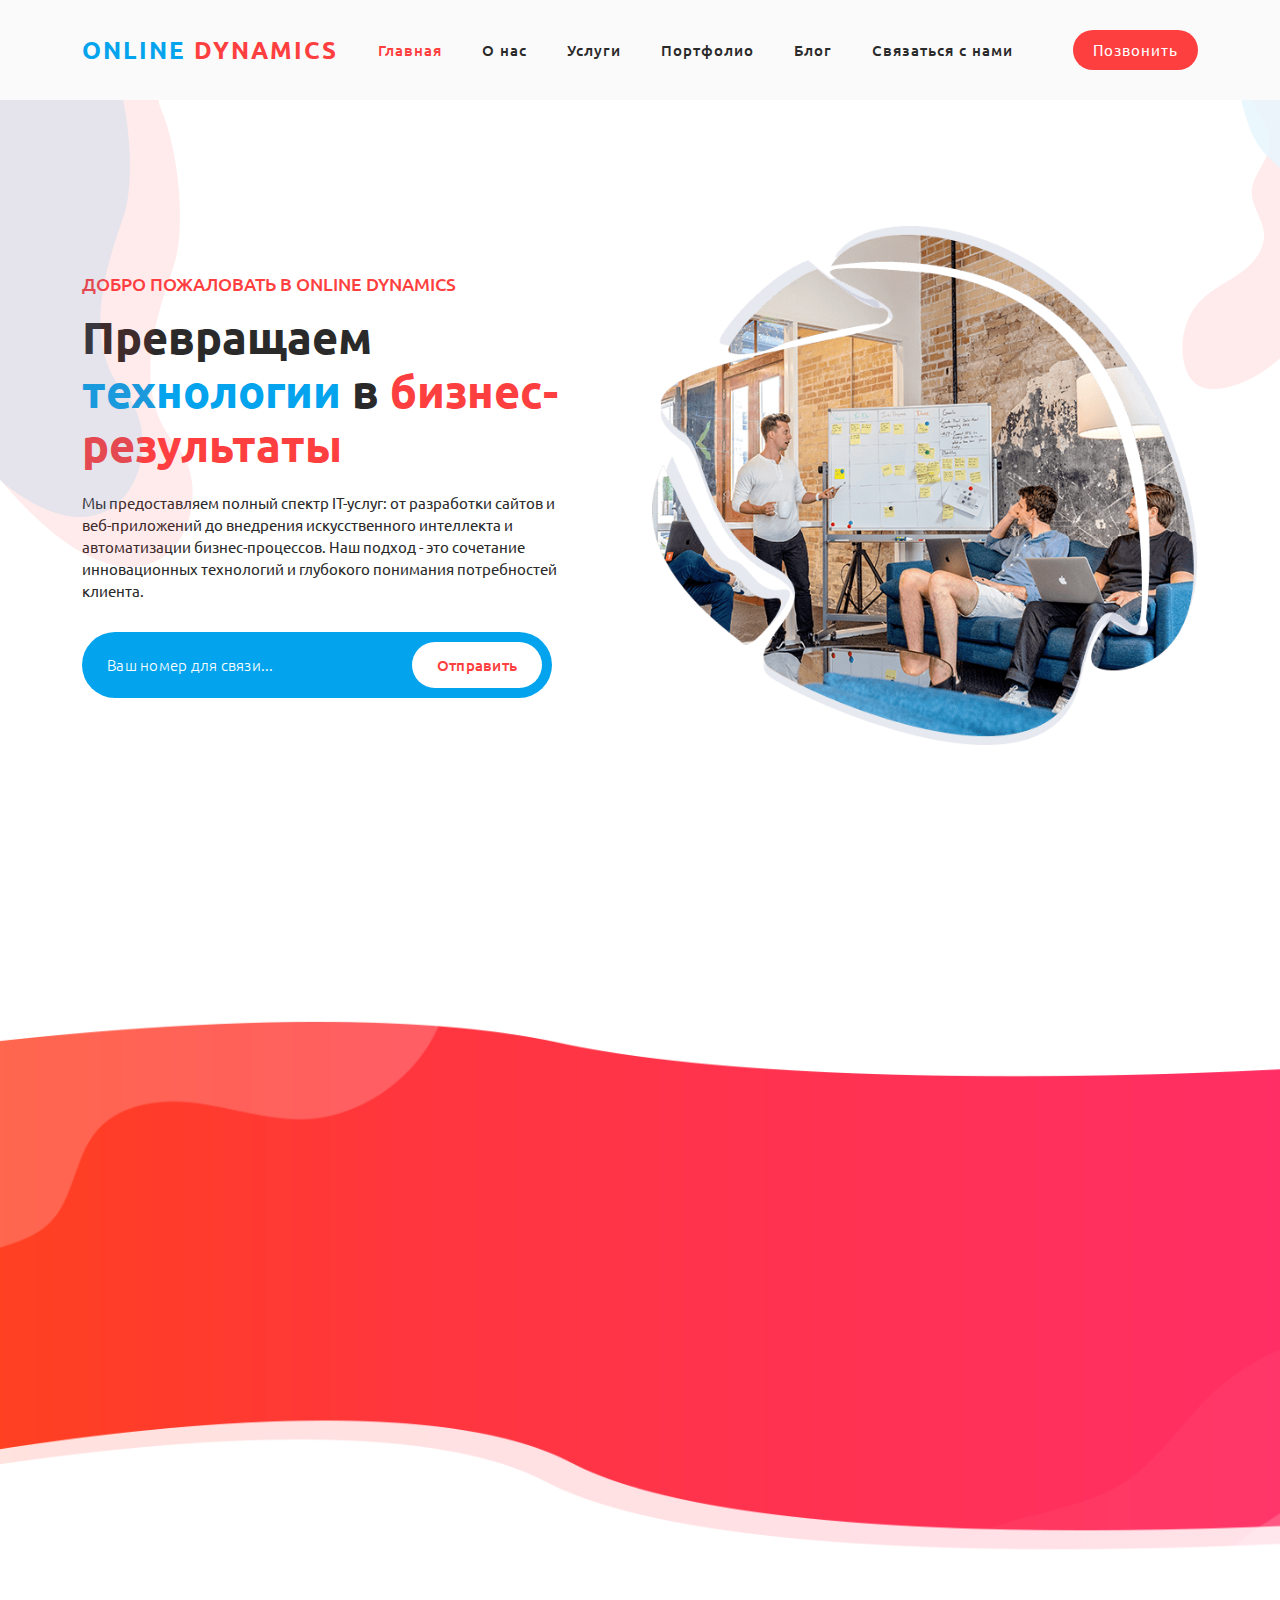
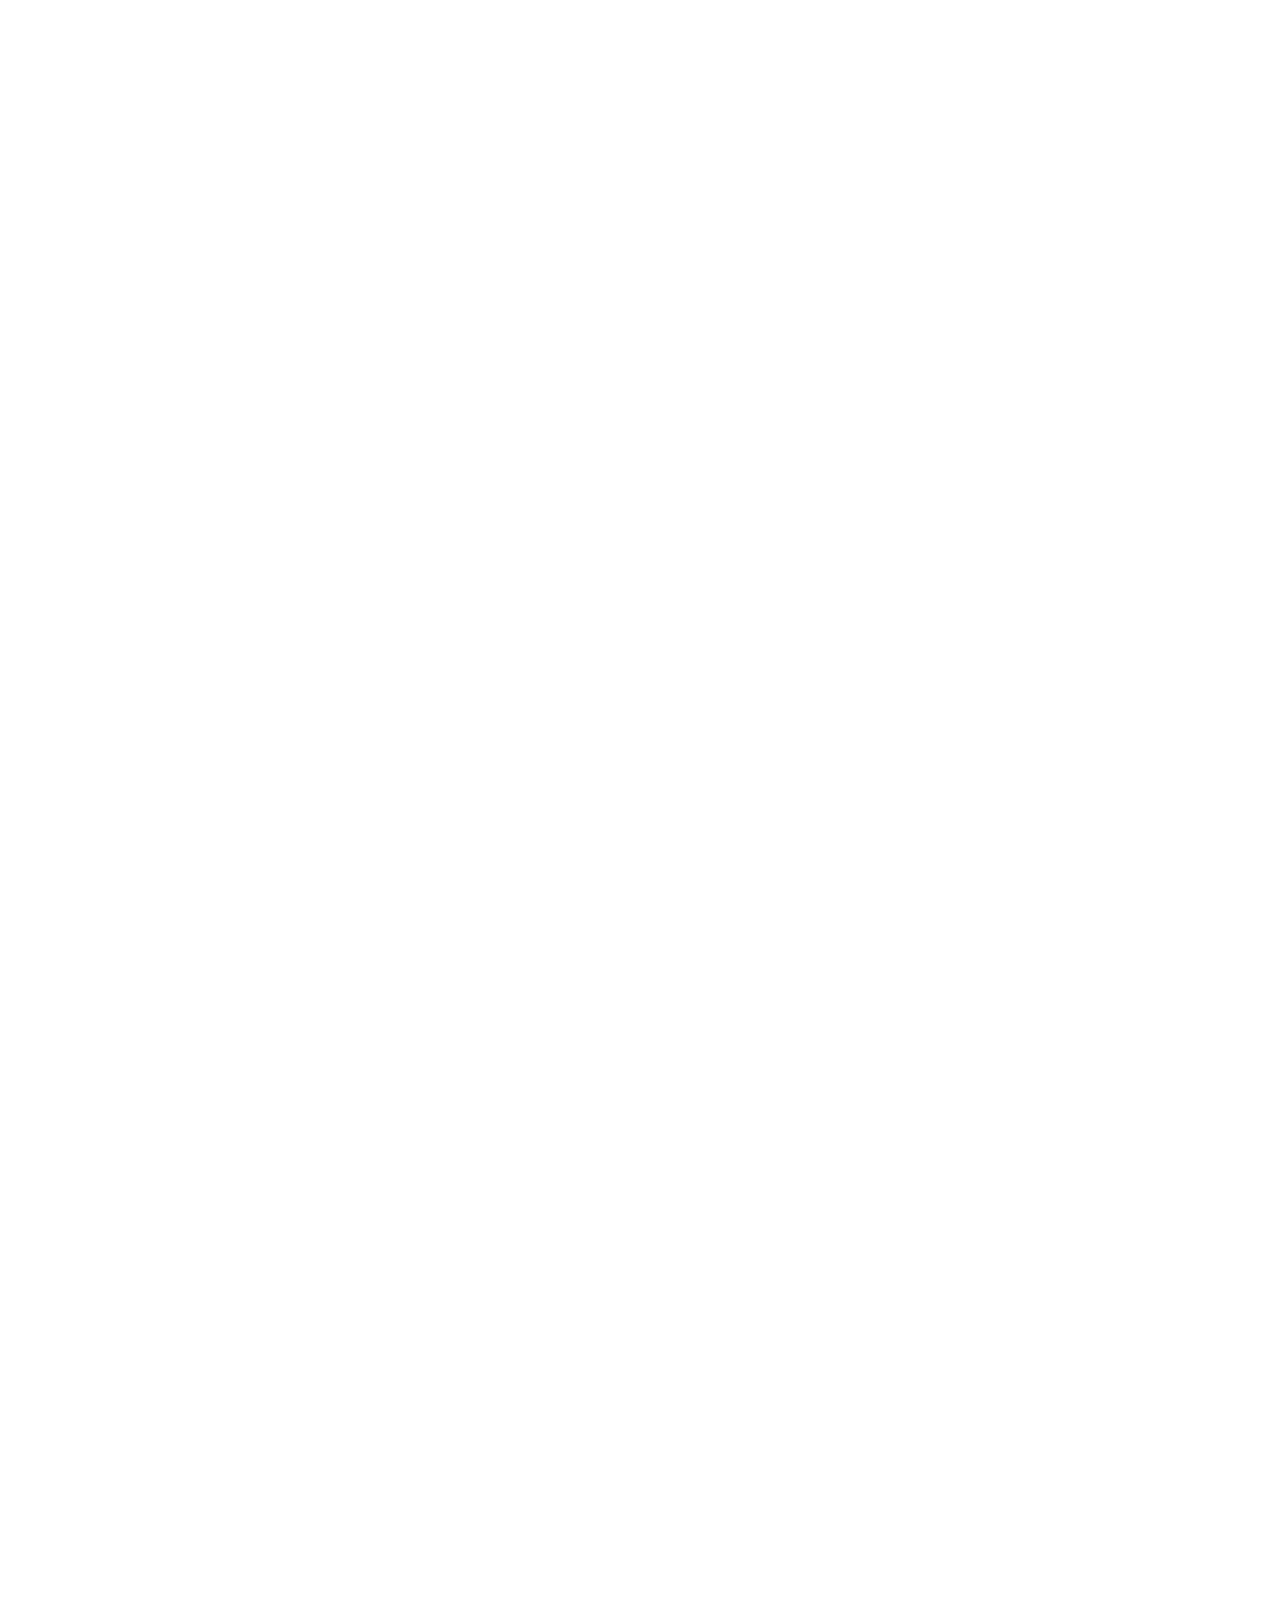
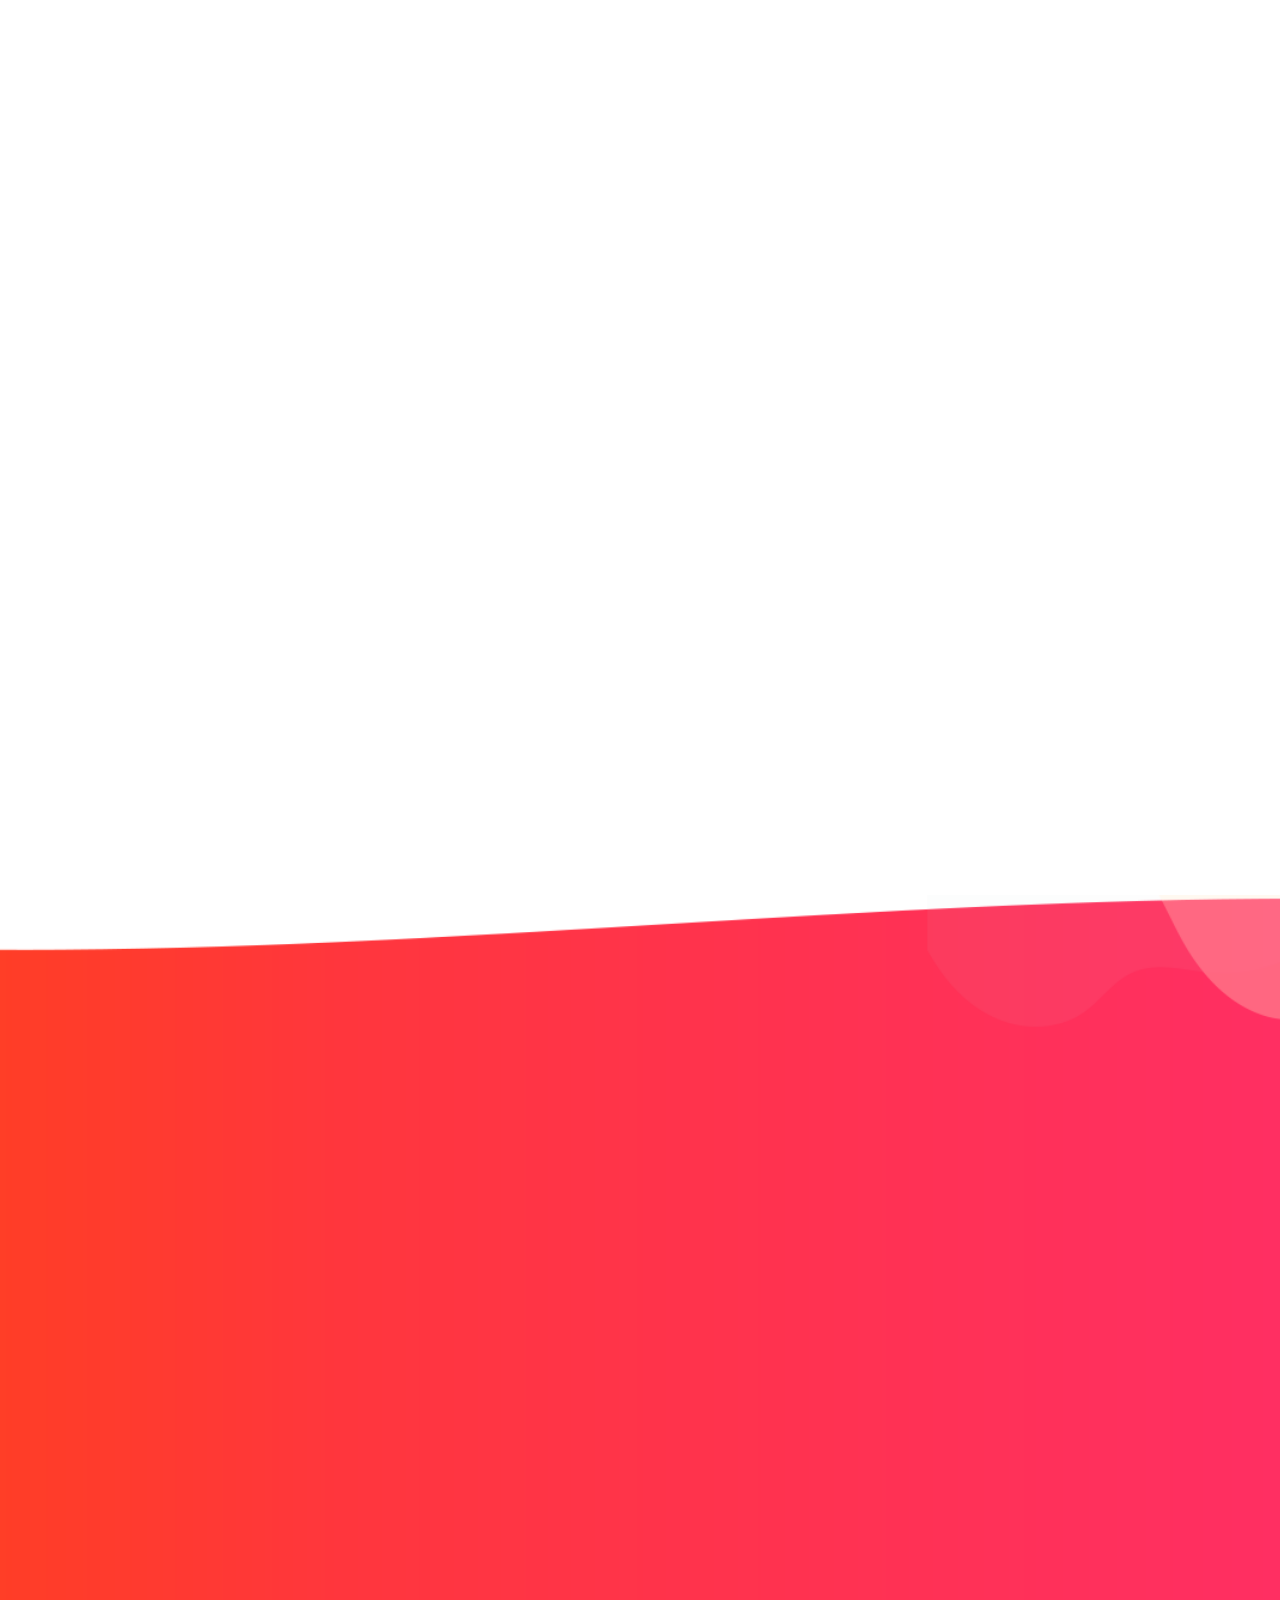
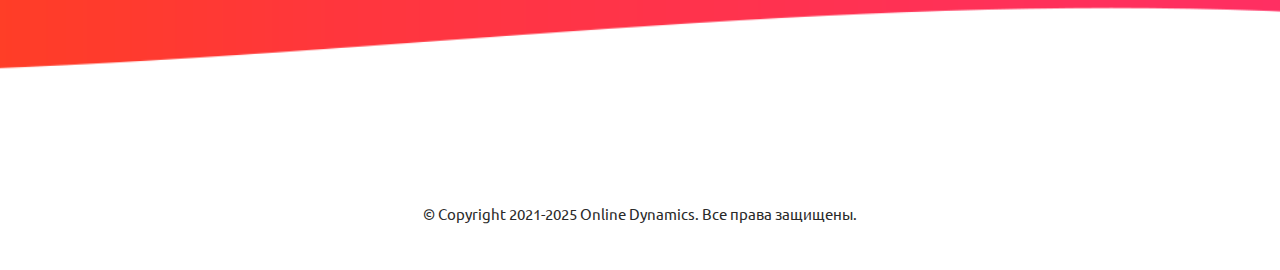
<file: index.html>
<!DOCTYPE html>
<html lang="ru">
   <head>
      <meta charset="UTF-8">
      <meta name="viewport" content="width=device-width, initial-scale=1, shrink-to-fit=no">
      <meta name="description" content="Online Dynamics - IT-агентство, предоставляющее услуги по разработке сайтов, автоматизации бизнес-процессов, внедрению искусственного интеллекта и созданию привлекательного дизайна.">
      <meta name="author" content="Online Dynamics">
      <link rel="preconnect" href="https://fonts.gstatic.com">
      <link href="https://fonts.googleapis.com/css2?family=Ubuntu:wght@300;400;500;700&display=swap" rel="stylesheet">
      <title>Online Dynamics - Разработка сайтов, автоматизация, внедрение искусственного интеллекта, дизайн</title>
      <!-- Bootstrap core CSS -->
      <link href="vendor/bootstrap/css/bootstrap.min.css" rel="stylesheet">
      <!-- Additional CSS Files -->
      <link rel="stylesheet" href="assets/css/fontawesome.css">
      <link rel="stylesheet" href="assets/css/animated.css">
      <link rel="stylesheet" href="assets/css/owl.css">
      <link rel="stylesheet" href="assets/css/modal.css">
      <link rel="stylesheet" href="assets/css/main.css">
   </head>
   <body>
      <!-- ***** Preloader Start ***** -->
      <div id="js-preloader" class="js-preloader">
         <div class="preloader-inner">
            <span class="dot"></span>
            <div class="dots">
               <span></span>
               <span></span>
               <span></span>
            </div>
         </div>
      </div>
      <!-- ***** Preloader End ***** -->
      <!-- ***** Header Area Start ***** -->
      <header class="header-area header-sticky wow slideInDown" data-wow-duration="0.75s" data-wow-delay="0s">
         <div class="container">
            <div class="row">
               <div class="col-12">
                  <nav class="main-nav">
                     <!-- ***** Logo Start ***** -->
                     <a href="/" class="logo">
                        <h4>Online <span>Dynamics</span></h4>
                     </a>
                     <!-- ***** Logo End ***** -->
                     <!-- ***** Menu Start ***** -->
                     <ul class="nav">
                        <li class="scroll-to-section"><a href="#top" class="active">Главная</a></li>
                        <li class="scroll-to-section"><a href="#about">О нас</a></li>
                        <li class="scroll-to-section"><a href="#services">Услуги</a></li>
                        <li class="scroll-to-section"><a href="#portfolio">Портфолио</a></li>
                        <li class="scroll-to-section"><a href="#blog">Блог</a></li>
                        <li class="scroll-to-section"><a href="#contact-us">Связаться с нами</a></li>
                        <li class="scroll-to-section">
                           <div class="main-red-button">
                              <a href="tel:79530105335">Позвонить</a>
                           </div>
                        </li>
                     </ul>
                     <a class='menu-trigger'>
                     <span>Menu</span>
                     </a>
                     <!-- ***** Menu End ***** -->
                  </nav>
               </div>
            </div>
         </div>
      </header>
      <!-- ***** Header Area End ***** -->
      <div class="main-banner wow fadeIn" id="top" data-wow-duration="1s" data-wow-delay="0.5s">
         <div class="container">
            <div class="row">
               <div class="col-lg-12">
                  <div class="row">
                     <div class="col-lg-6 align-self-center">
                        <div class="left-content header-text wow fadeInLeft" data-wow-duration="1s" data-wow-delay="1s">
                           <h6>Добро пожаловать в Online Dynamics</h6>
                           <h2>Превращаем <em>технологии</em> в <span>бизнес-результаты</span></h2>
                           <p>
                              Мы предоставляем полный спектр IT-услуг: от разработки сайтов и веб-приложений до внедрения искусственного интеллекта
                              и автоматизации бизнес-процессов. Наш подход - это сочетание инновационных технологий и глубокого понимания
                              потребностей клиента.
                           </p>
                           <form id="search" action="#" method="POST">
                              <fieldset>
                                 <input type="tel" name="address" class="email" placeholder="Ваш номер для связи..." autocomplete="on"
                                    required>
                              </fieldset>
                              <fieldset>
                                 <button type="submit" class="main-button">Отправить</button>
                              </fieldset>
                           </form>
                        </div>
                     </div>
                     <div class="col-lg-6">
                        <div class="right-image wow fadeInRight" data-wow-duration="1s" data-wow-delay="0.5s">
                           <img src="assets/images/banner-right-image.png" alt="team meeting">
                        </div>
                     </div>
                  </div>
               </div>
            </div>
         </div>
      </div>
      <div id="about" class="about-us section">
         <div class="container">
            <div class="row">
               <div class="col-lg-4">
                  <div class="left-image wow fadeIn" data-wow-duration="1s" data-wow-delay="0.2s">
                     <img src="assets/images/about-left-image.png" alt="person graphic">
                  </div>
               </div>
               <div class="col-lg-8 align-self-center">
                  <div class="services">
                     <div class="row">
                        <div class="col-lg-6">
                           <div class="item wow fadeIn" data-wow-duration="1s" data-wow-delay="0.5s">
                              <div class="icon">
                                 <img src="assets/images/service-icon-01.png" alt="reporting">
                              </div>
                              <div class="right-text">
                                 <h4>Разработка сайтов</h4>
                                 <p>Создаем современные веб-решения: от простых до сложных веб-приложений</p>
                              </div>
                           </div>
                        </div>
                        <div class="col-lg-6">
                           <div class="item wow fadeIn" data-wow-duration="1s" data-wow-delay="0.7s">
                              <div class="icon">
                                 <img src="assets/images/service-icon-02.png" alt="">
                              </div>
                              <div class="right-text">
                                 <h4>Автоматизация бизнеса</h4>
                                 <p>Оптимизируем и автоматизируем бизнес-процессы для повышения эффективности</p>
                              </div>
                           </div>
                        </div>
                        <div class="col-lg-6">
                           <div class="item wow fadeIn" data-wow-duration="1s" data-wow-delay="0.9s">
                              <div class="icon">
                                 <img src="assets/images/service-icon-03.png" alt="">
                              </div>
                              <div class="right-text">
                                 <h4>ИИ решения</h4>
                                 <p><a href="https://ai.online-dynamics.ru" target="_blank">Внедряем <i class="fa fa-external-link"></i></a> искусственный интеллект и машинное обучение в бизнес-процессы</p>
                              </div>
                           </div>
                        </div>
                        <div class="col-lg-6">
                           <div class="item wow fadeIn" data-wow-duration="1s" data-wow-delay="1.1s">
                              <div class="icon">
                                 <img src="assets/images/service-icon-04.png" alt="">
                              </div>
                              <div class="right-text">
                                 <h4>UI/UX Дизайн</h4>
                                 <p>Создаем привлекательный и удобный дизайн для цифровых продуктов</p>
                              </div>
                           </div>
                        </div>
                     </div>
                  </div>
               </div>
            </div>
         </div>
      </div>
      <div id="services" class="our-services section">
         <div class="container">
            <div class="row">
               <div class="col-lg-6 align-self-center  wow fadeInLeft" data-wow-duration="1s" data-wow-delay="0.2s">
                  <div class="left-image">
                     <img src="assets/images/services-left-image.png" alt="">
                  </div>
               </div>
               <div class="col-lg-6 wow fadeInRight" data-wow-duration="1s" data-wow-delay="0.2s">
                  <div class="section-heading">
                     <h2>Развивайте свой бизнес с нашими услугами и <span>проектными</span> идеями</h2>
                     <p>Мы предлагаем комплексные IT-решения для развития вашего бизнеса. Наши эксперты создадут современный сайт,
                        автоматизируют трудоемкие бизнес-процессы, внедрят технологии искусственного интеллекта и разработают
                        уникальный дизайн. Мы детально анализируем потребности вашей компании и предлагаем индивидуальные решения,
                        направленные на повышение эффективности работы и достижение измеримых результатов.
                     </p>
                  </div>
                  <div class="row">
                     <div class="col-lg-12">
                        <div class="first-bar progress-skill-bar">
                           <h4>Разработка веб-сайтов</h4>
                           <span>90%</span>
                           <div class="filled-bar"></div>
                           <div class="full-bar"></div>
                        </div>
                     </div>
                     <div class="col-lg-12">
                        <div class="second-bar progress-skill-bar">
                           <h4>Автоматизация процессов</h4>
                           <span>85%</span>
                           <div class="filled-bar"></div>
                           <div class="full-bar"></div>
                        </div>
                     </div>
                     <div class="col-lg-12">
                        <div class="third-bar progress-skill-bar">
                           <h4>Интеграция ИИ</h4>
                           <span>94%</span>
                           <div class="filled-bar"></div>
                           <div class="full-bar"></div>
                        </div>
                     </div>
                     <div class="col-lg-12">
                        <div class="third-bar progress-skill-bar">
                           <h4>UI/UX Дизайн</h4>
                           <span>92%</span>
                           <div class="filled-bar"></div>
                           <div class="full-bar"></div>
                        </div>
                     </div>
                  </div>
               </div>
            </div>
         </div>
      </div>
      <div id="portfolio" class="our-portfolio section">
         <div class="container">
            <div class="row">
               <div class="col-lg-6 offset-lg-3">
                  <div class="section-heading  wow bounceIn" data-wow-duration="1s" data-wow-delay="0.2s">
                     <h2>Наши ключевые <em>технологические</em> <span>направления</span></h2>
                  </div>
               </div>
            </div>
            <div class="row">
               <div class="col-lg-3 col-sm-6">
                  <a href="#">
                     <div class="item wow bounceInUp" data-wow-duration="1s" data-wow-delay="0.3s">
                        <div class="hidden-content">
                           <h4>Разработка сайтов</h4>
                           <p>Создали 17 современных веб-решения: от простых до сложных веб-приложений</p>
                        </div>
                        <div class="showed-content">
                           <img src="assets/images/portfolio/web-sites.png" alt="Разработка сайтов от Онлайн Динамика">
                        </div>
                     </div>
                  </a>
               </div>
               <div class="col-lg-3 col-sm-6">
                  <a href="#">
                     <div class="item wow bounceInUp" data-wow-duration="1s" data-wow-delay="0.4s">
                        <div class="hidden-content">
                           <h4>Автоматизация задач</h4>
                           <p>Оптимизировано и автоматизировано 8 бизнес-процессов для повышения эффективности</p>
                        </div>
                        <div class="showed-content">
                           <img src="assets/images/portfolio/automatization.png" alt="Автоматизация задач от Онлайн Динамика">
                        </div>
                     </div>
                  </a>
               </div>
               <div class="col-lg-3 col-sm-6">
                  <a href="#">
                     <div class="item wow bounceInUp" data-wow-duration="1s" data-wow-delay="0.5s">
                        <div class="hidden-content">
                           <h4>Внедрение ИИ</h4>
                           <p>Внедрили искусственный интеллект и машинное обучение в 6 бизнес-процессов для повышения эффективности</p>
                        </div>
                        <div class="showed-content">
                           <img src="assets/images/portfolio/implementation_of_ai.png" alt="Внедрение искусственного интеллекта от Онлайн Динамика">
                        </div>
                     </div>
                  </a>
               </div>
               <div class="col-lg-3 col-sm-6">
                  <a href="#">
                     <div class="item wow bounceInUp" data-wow-duration="1s" data-wow-delay="0.6s">
                        <div class="hidden-content">
                           <h4>Дизайн</h4>
                           <p>Создали 5 привлекательных и удобных дизайнов для цифровых продуктов</p>
                        </div>
                        <div class="showed-content">
                           <img src="assets/images/portfolio/design.png" alt="Привлекательный дизайн от Онлайн Динамика">
                        </div>
                     </div>
                  </a>
               </div>
            </div>
         </div>
      </div>
      <div id="blog" class="our-blog section">
         <div class="container">
            <div class="row">
               <div class="col-lg-6 wow fadeInDown" data-wow-duration="1s" data-wow-delay="0.25s">
                  <div class="section-heading">
                     <h2>Наш <em>блог</em> и что мы <span>предлагаем</span></h2>
                  </div>
               </div>
               <div class="col-lg-6 wow fadeInDown" data-wow-duration="1s" data-wow-delay="0.25s">
                  <div class="top-dec">
                  </div>
               </div>
            </div>
            <div class="row">
               <div class="col-lg-6 wow fadeInUp" data-wow-duration="1s" data-wow-delay="0.25s">
                  <div class="left-image">
                     <a href="pages/how-ai-transform-business.html">
                        <img src="assets/images/pages/how-ai-transform-business.png" alt="Как искусственный интеллект трансформирует современный бизнес">
                     </a>
                     <div class="info">
                        <div class="inner-content">
                           <ul>
                              <li><i class="fa fa-calendar"></i> 04 Января 2025</li>
                              <li><i class="fa fa-user"></i> Александр Петров</li>
                              <li><i class="fa fa-folder"></i> ИИ</li>
                           </ul>
                           <a href="pages/how-ai-transform-business.html">
                              <h4>Как искусственный интеллект трансформирует современный бизнес</h4>
                           </a>
                           <p>В современном мире технологии развиваются с беспрецедентной скоростью, и искусственный интеллект (ИИ) стал...</p>
                           <div class="main-blue-button">
                              <a href="pages/how-ai-transform-business.html">Подробнее</a>
                           </div>
                        </div>
                     </div>
                  </div>
                </div>
                <div class="col-lg-6 wow fadeInUp" data-wow-duration="1s" data-wow-delay="0.25s">
                  <div class="right-list">
                    <ul>
                       <li>
                          <div class="left-content align-self-center">
                             <span><i class="fa fa-calendar"></i> 15 Ноября 2024</span>
                             <a href="pages/10-web-design-trends-in-2025.html">
                                <h4>10 трендов веб-дизайна, которые важно знать в 2025 году</h4>
                             </a>
                             <p>Последние тенденции в дизайне и технологиях, которые определяют современную веб-разработку...</p>
                          </div>
                          <div class="right-image">
                             <a href="pages/10-web-design-trends-in-2025.html">
                              <img src="assets/images/pages/10-web-design-trends-in-2025.png" alt="10 трендов веб-дизайна, которые важно знать в 2025 году">
                             </a>
                          </div>
                       </li>
                        <li>
                           <div class="left-content align-self-center">
                              <span><i class="fa fa-calendar"></i> 06 Июня 2024</span>
                              <a href="pages/how-to-automate-business-processes.html">
                                 <h4>Как автоматизировать бизнес-процессы без больших инвестиций</h4>
                              </a>
                              <p>Узнайте о доступных инструментах и методах автоматизации, которые можно внедрить с минимальными вложениями...</p>
                           </div>
                           <div class="right-image">
                              <a href="pages/how-to-automate-business-processes.html">
                                 <img src="assets/images/pages/how-to-automate-business-processes.png" alt="Как автоматизировать бизнес-процессы без больших инвестиций">
                              </a>
                            </div>
                          </li>
                        <li>
                           <div class="left-content align-self-center">
                              <span><i class="fa fa-calendar"></i> 18 Марта 2024</span>
                              <a href="pages/how-to-build-a-website-that-converts.html">
                                 <h4>Как разработать сайт, который конвертирует: маркетинговые инструменты в веб-дизайне</h4>
                              </a>
                              <p>Практические советы и методики создания интерфейсов, которые не только красивы, но и повышают эффективность бизнеса...</p>
                           </div>
                           <div class="right-image">
                              <a href="pages/how-to-build-a-website-that-converts.html">
                                 <img src="assets/images/pages/how-to-build-a-website-that-converts.png" alt="Как разработать сайт, который конвертирует">
                              </a>
                           </div>
                        </li>
                     </ul>
                  </div>
               </div>
            </div>
         </div>
      </div>
      <div id="contact-us" class="contact-us section">
         <div class="container">
            <div class="row">
               <div class="col-lg-6 align-self-center wow fadeInLeft" data-wow-duration="0.5s" data-wow-delay="0.25s">
                  <div class="section-heading">
                     <h2>Оставьте заявку на консультацию и мы свяжемся с вами</h2>
                     <p>Мы предлагаем комплексный подход к технологическому развитию вашего бизнеса. Наша команда экспертов создаст
                        современный веб-сайт любой сложности, автоматизирует трудоемкие бизнес-процессы, внедрит решения на базе
                        искусственного интеллекта и разработает привлекательный пользовательский интерфейс. Мы детально анализируем специфику
                        вашего бизнеса и формируем индивидуальную стратегию, направленную на повышение эффективности, оптимизацию расходов и
                        достижение измеримых результатов.
                     </p>
                     <div class="phone-info">
                        <h4>Или звоните напрямую: <span><i class="fa fa-phone"></i> <a href="tel:79530105335">8 (953) 010 53 35</a></span></h4>
                     </div>
                  </div>
               </div>
               <div class="col-lg-6 wow fadeInRight" data-wow-duration="0.5s" data-wow-delay="0.25s">
                  <form id="contact" method="post">
                     <div class="row">
                        <div class="col-lg-6">
                           <fieldset>
                              <input type="text" name="name" id="name" placeholder="Имя" autocomplete="on" required>
                           </fieldset>
                        </div>
                        <div class="col-lg-6">
                           <fieldset>
                              <input type="text" name="surname" id="surname" placeholder="Отчество" autocomplete="on" required>
                           </fieldset>
                        </div>
                        <div class="col-lg-12">
                           <fieldset>
                              <input type="text" name="email" id="email" pattern="[^ @]*@[^ @]*" placeholder="Контакты для связи" required="">
                           </fieldset>
                        </div>
                        <div class="col-lg-12">
                           <fieldset>
                              <textarea name="message" class="form-control" id="message" placeholder="Сообщение" required=""></textarea>  
                           </fieldset>
                        </div>
                        <div class="col-lg-12">
                           <fieldset>
                              <button type="submit" id="form-submit" class="main-button ">Отправить</button>
                           </fieldset>
                        </div>
                     </div>
                     <div class="contact-dec">
                        <img src="assets/images/contact-decoration.png" alt="">
                     </div>
                  </form>
               </div>
            </div>
         </div>
      </div>
      <footer>
         <div class="container">
            <div class="row">
               <div class="col-lg-12 copyright">
                  <p>© Copyright 2021-2025 Online Dynamics. Все права защищены.</p>
               </div>
            </div>
         </div>
      </footer>
<!-- Custom Modal -->
<div class="modal-wrapper" id="responseModal">
   <div class="custom-modal wow fadeIn" data-wow-duration="0.5s" data-wow-delay="0.25s">
      <div class="modal-header">
         <h4>Online <span>Dynamics</span></h4>
         <button class="close-modal" id="closeModalBtn"><i class="fa fa-times"></i></button>
      </div>
      <div class="modal-body" id="modalMessage">
         <!-- Message will be inserted here by JavaScript -->
      </div>
      <div class="modal-footer">
         <button type="button" class="main-button" id="closeModalBtnBottom">Закрыть</button>
      </div>
   </div>
</div>



      <script src="vendor/jquery/jquery.min.js"></script>
      <!-- Scripts -->
      <script src="vendor/bootstrap/js/bootstrap.bundle.min.js"></script>
      <script src="assets/js/owl-carousel.js"></script>
      <script src="assets/js/animation.js"></script>
      <script src="assets/js/imagesloaded.js"></script>
      <script src="assets/js/form-handler.js"></script>
      <script src="assets/js/main.js"></script>
      <!-- Yandex.Metrika counter -->
      <script>
         (function (m, e, t, r, i, k, a) {
            m[i] = m[i] || function () { (m[i].a = m[i].a || []).push(arguments) };
            m[i].l = 1 * new Date();
            for (var j = 0; j < document.scripts.length; j++) { if (document.scripts[j].src === r) { return; } }
            k = e.createElement(t), a = e.getElementsByTagName(t)[0], k.async = 1, k.src = r, a.parentNode.insertBefore(k, a)
         })
         (window, document, "script", "https://mc.yandex.ru/metrika/tag.js", "ym");
         
         ym(97486945, "init", {
            clickmap: true,
            trackLinks: true,
            accurateTrackBounce: true,
            webvisor: true
         });
         </script>
      <noscript>
         <div><img src="https://mc.yandex.ru/watch/97486945" style="position:absolute; left:-9999px;" alt="" loading="lazy">
         </div>
      </noscript>
      <!-- /Yandex.Metrika counter -->
   </body>
</html>
</file>
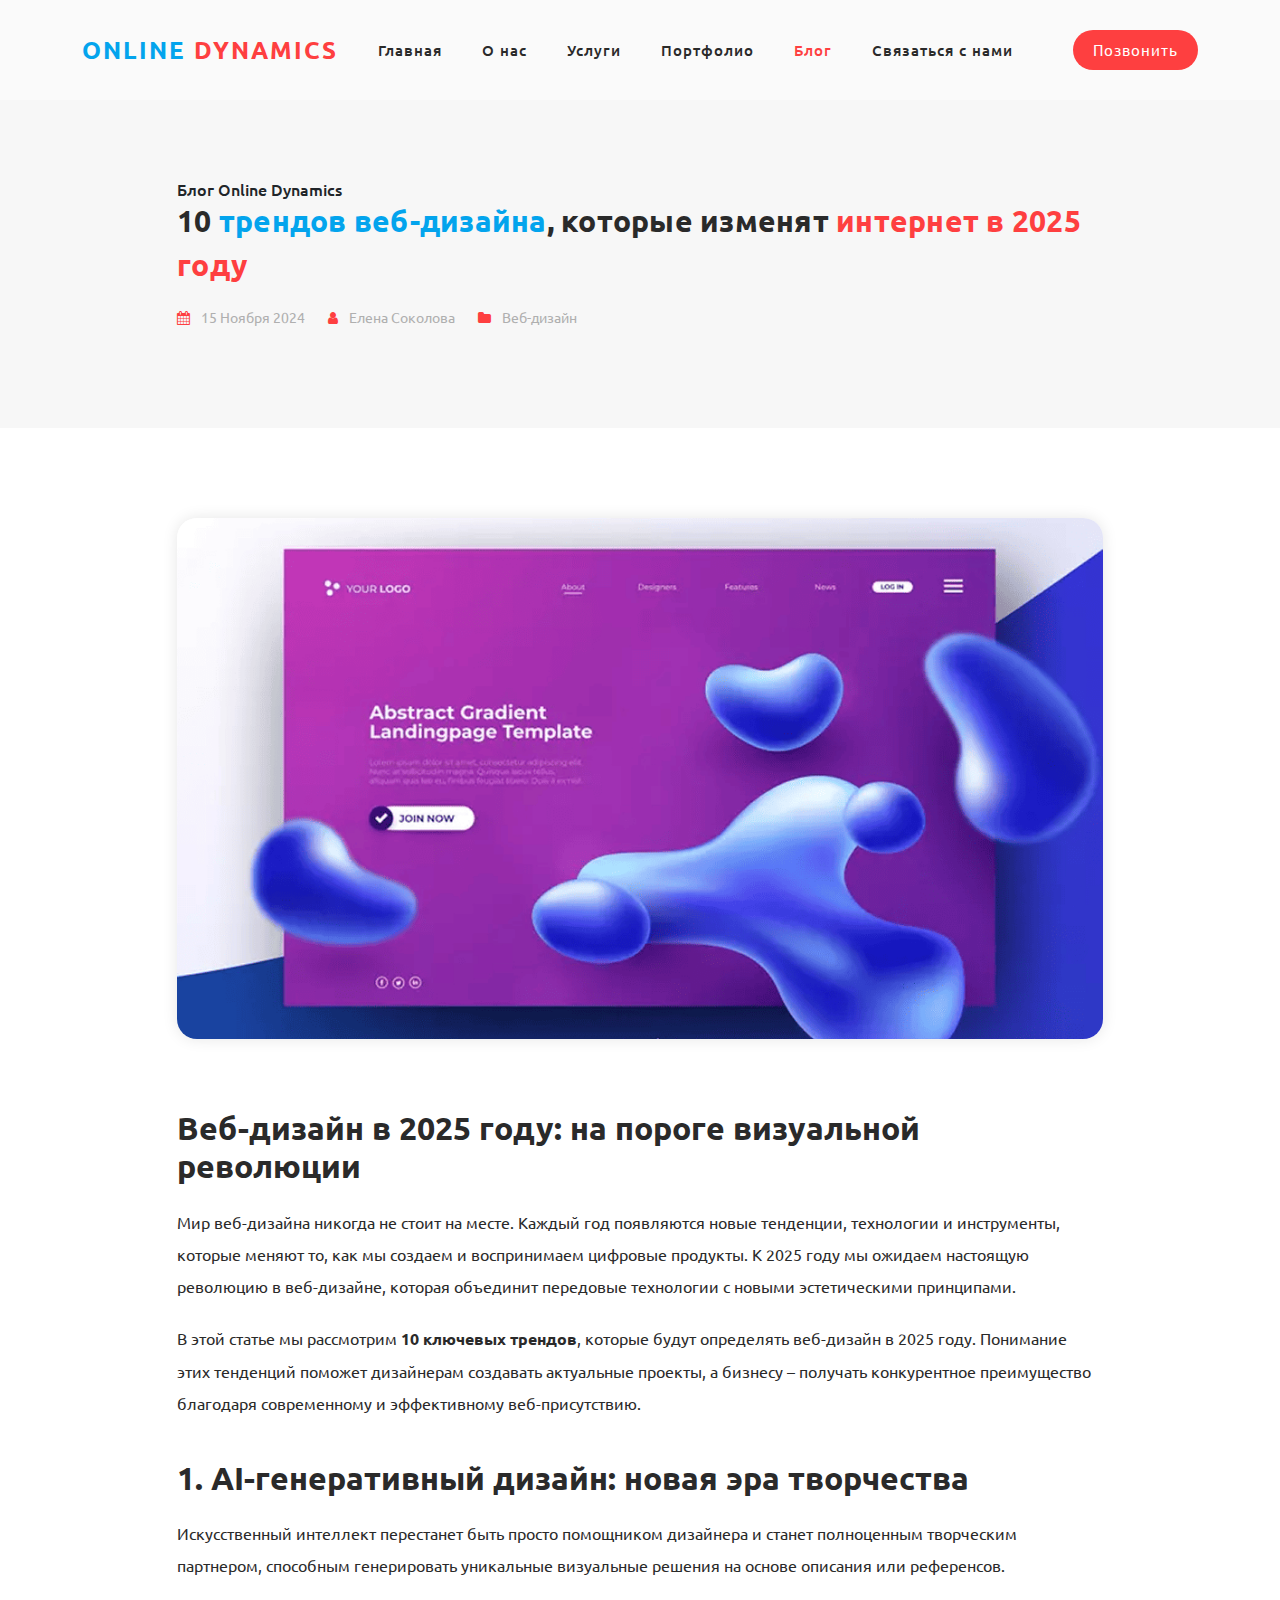
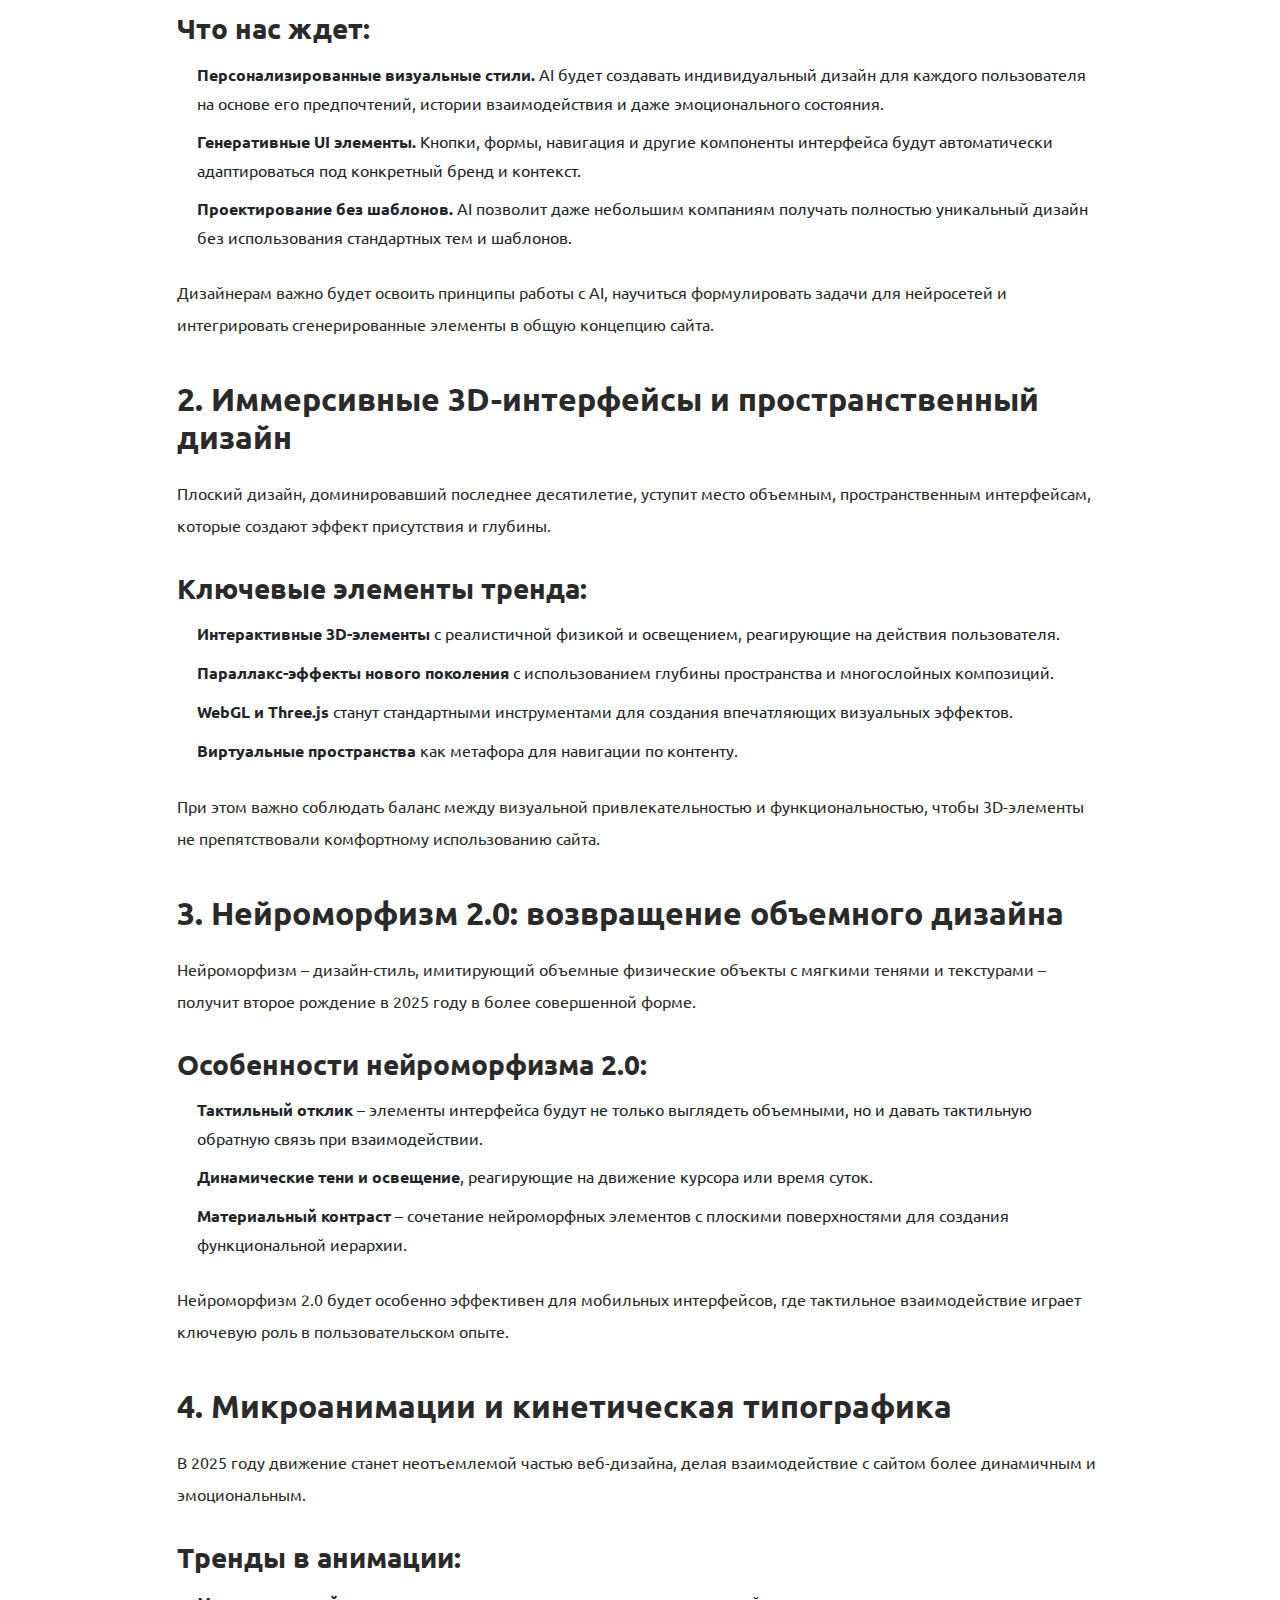
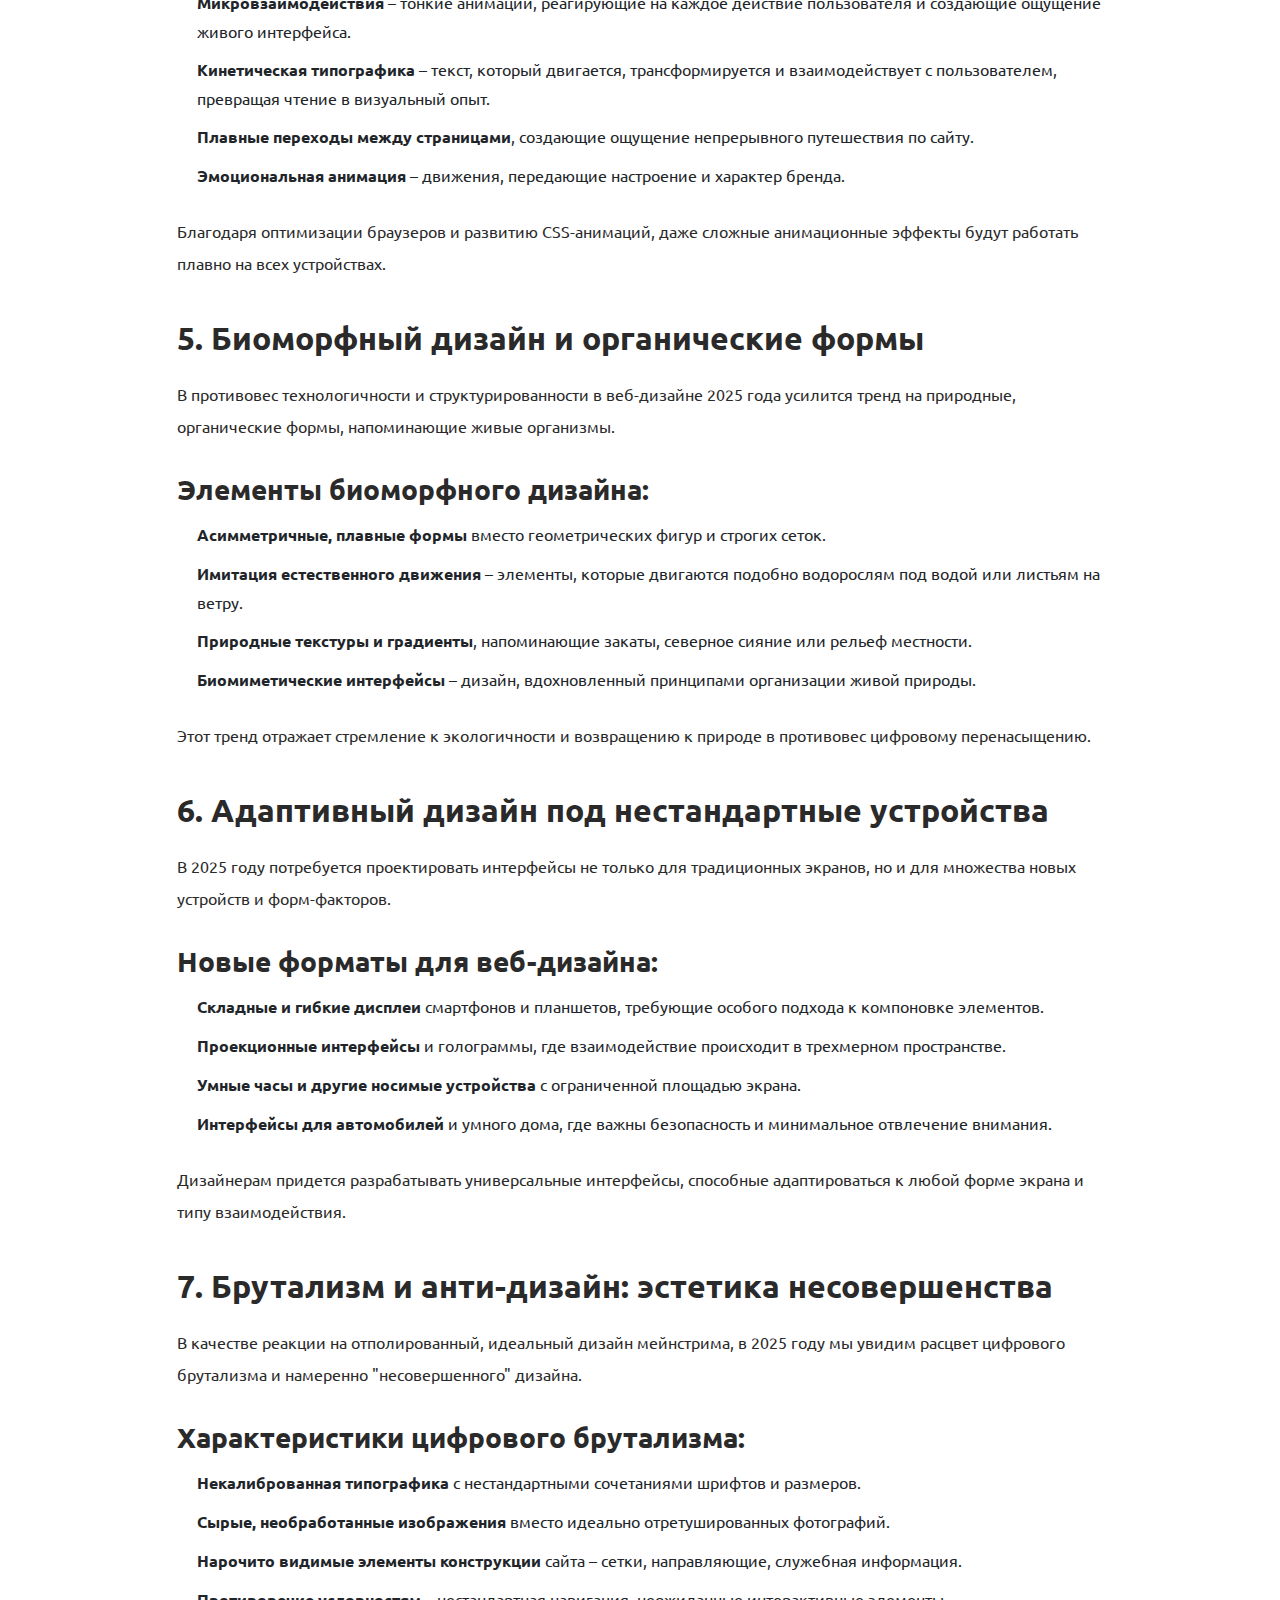
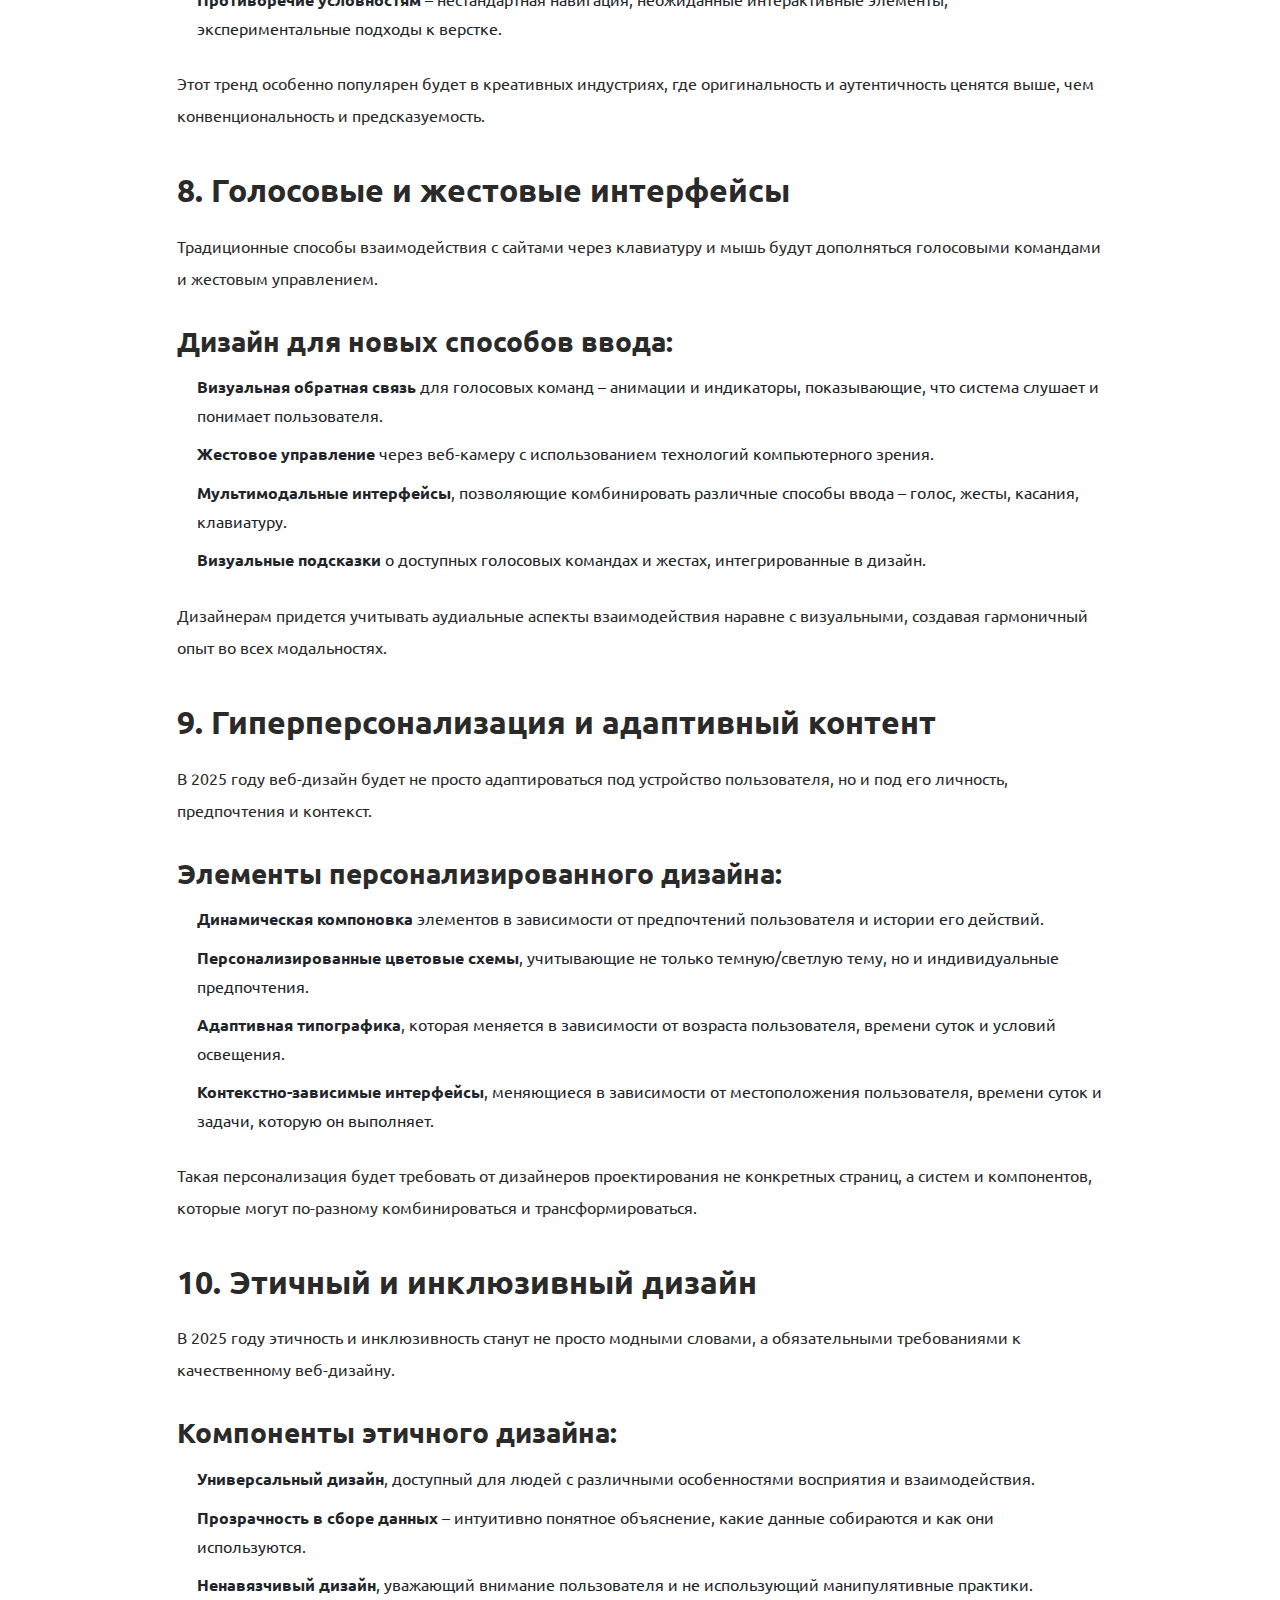
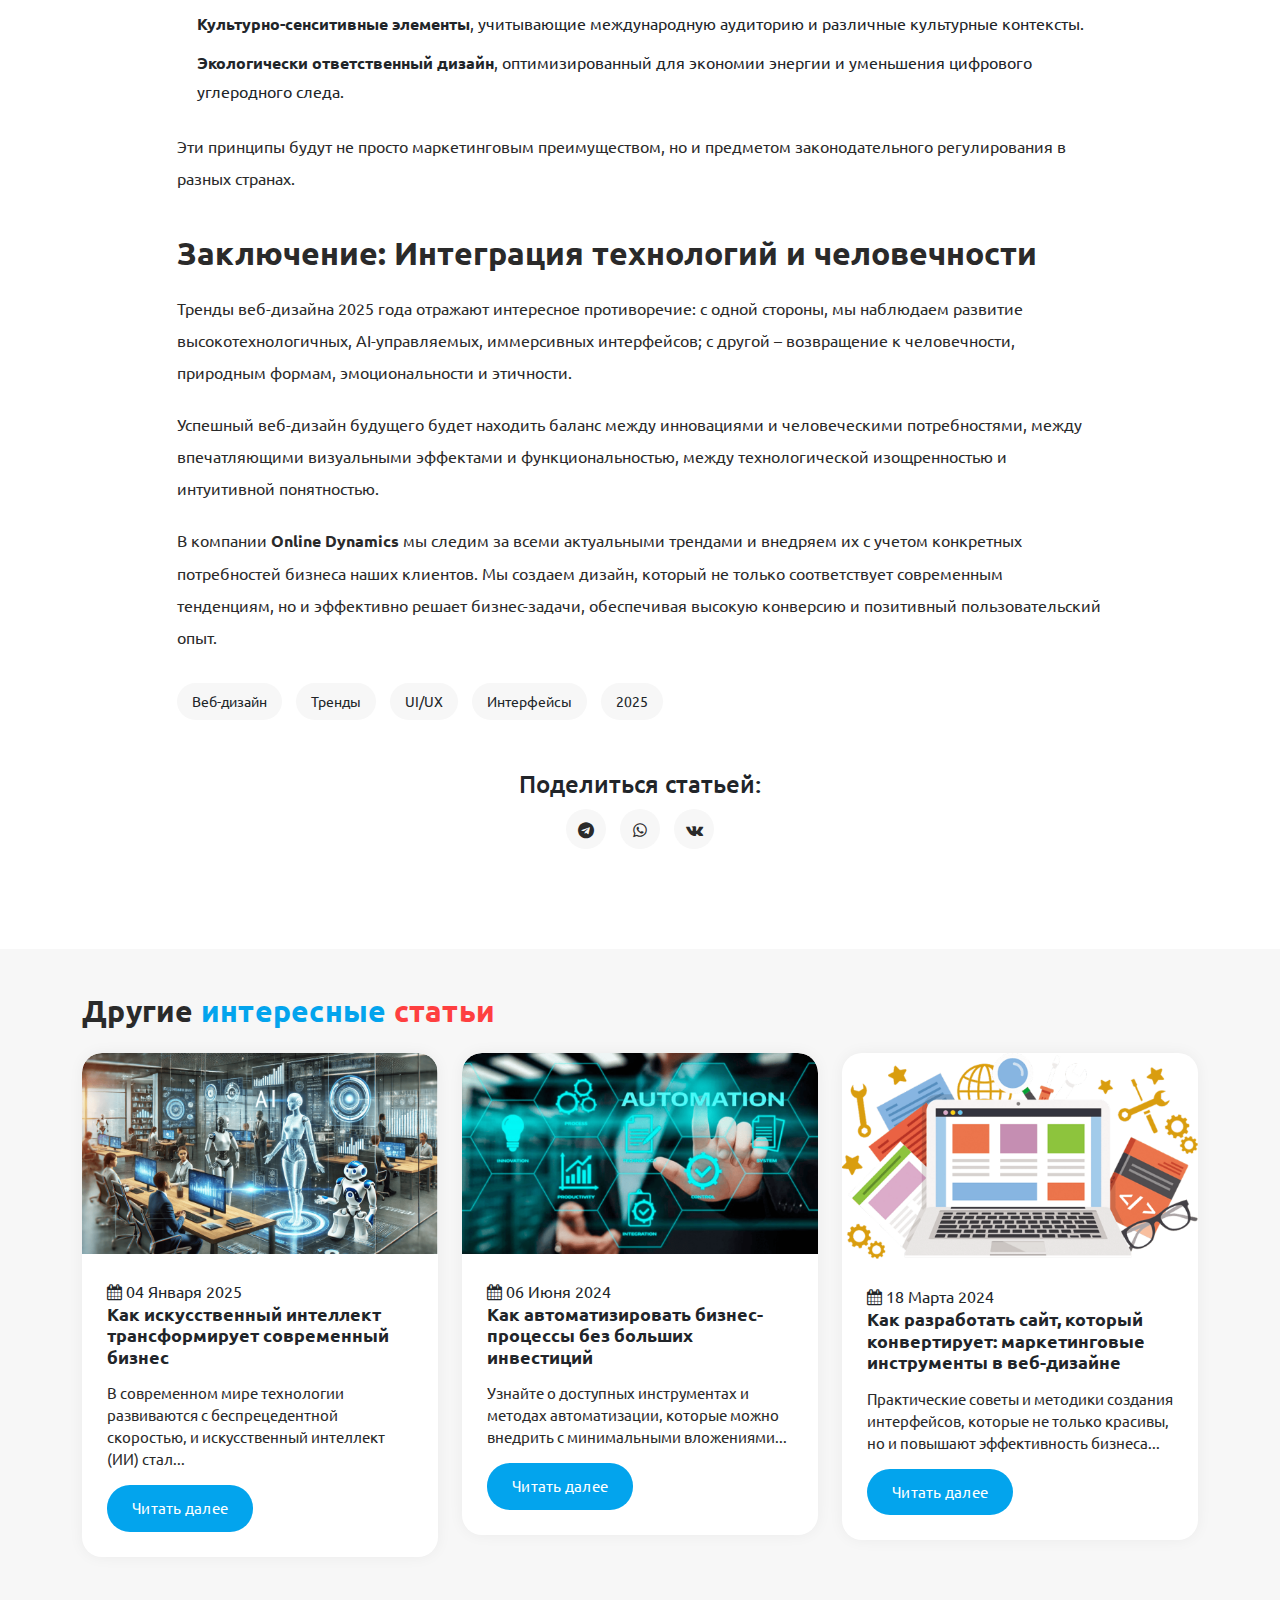
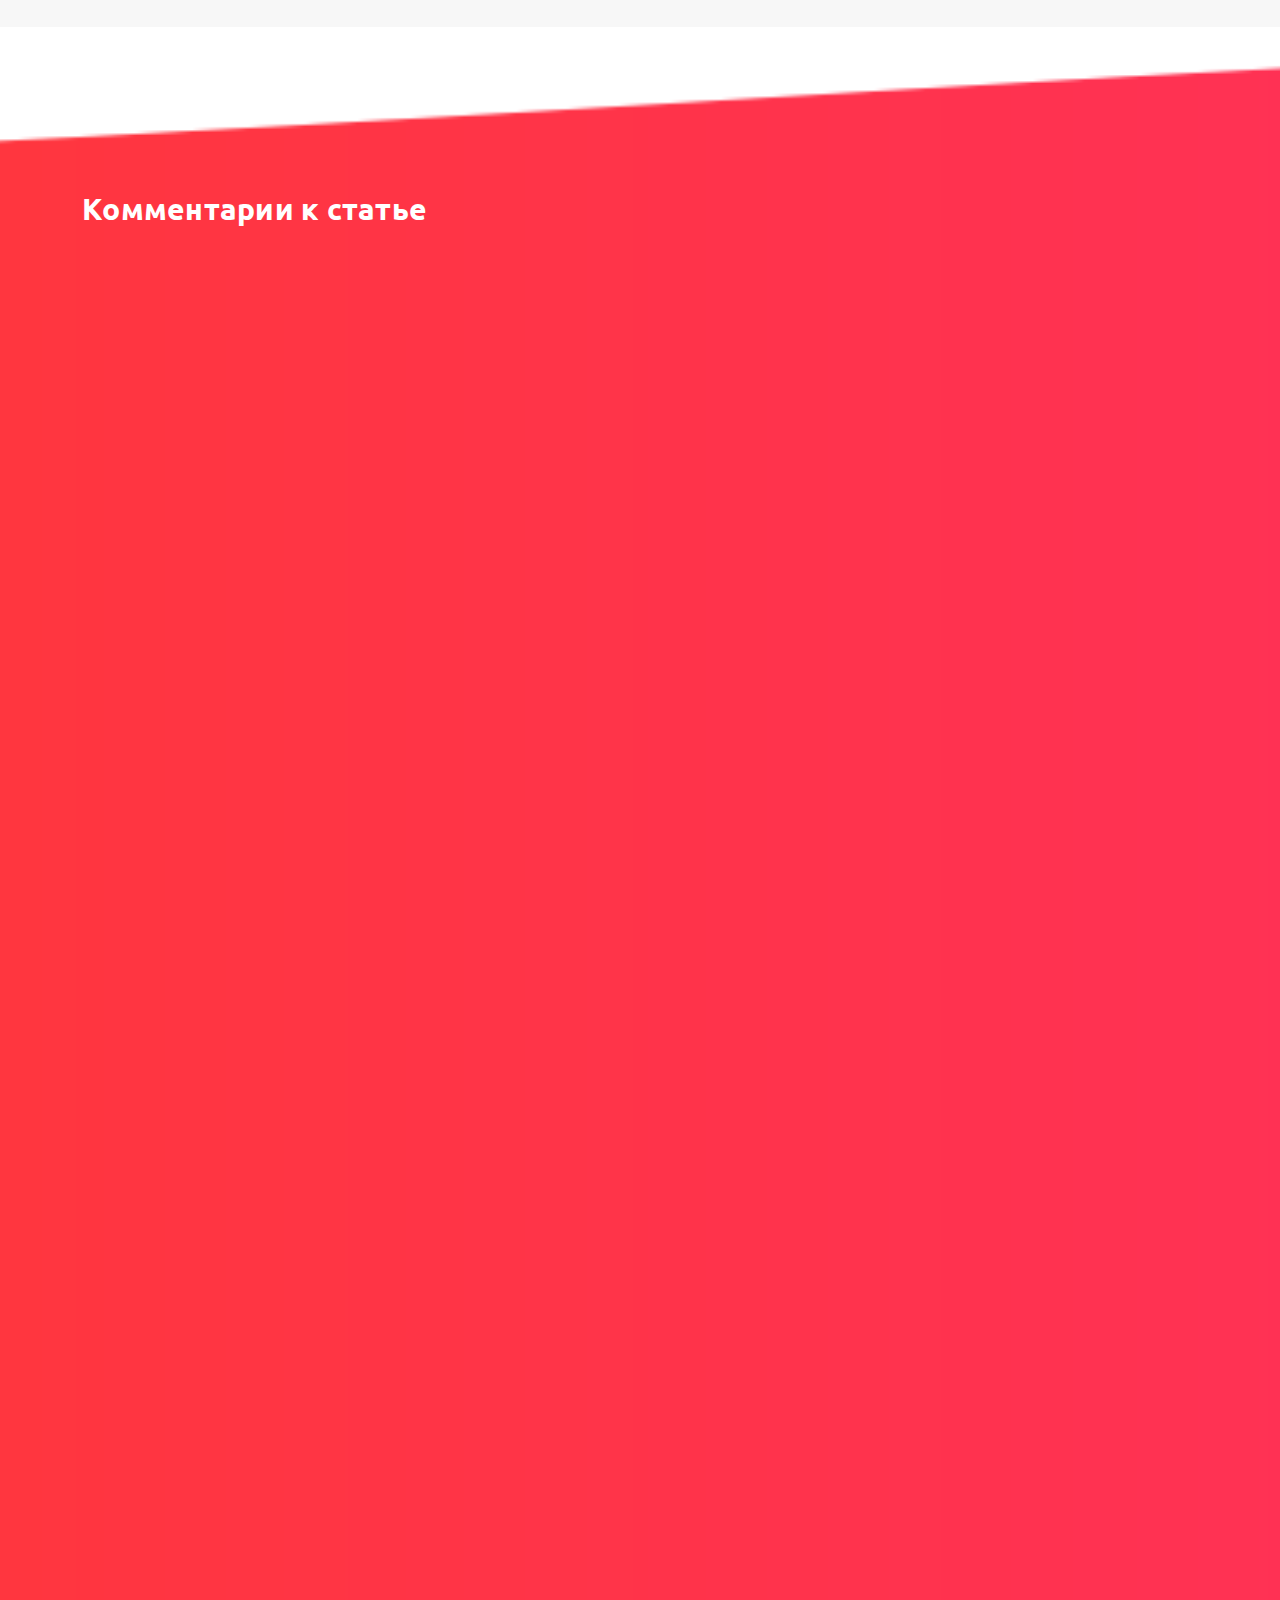
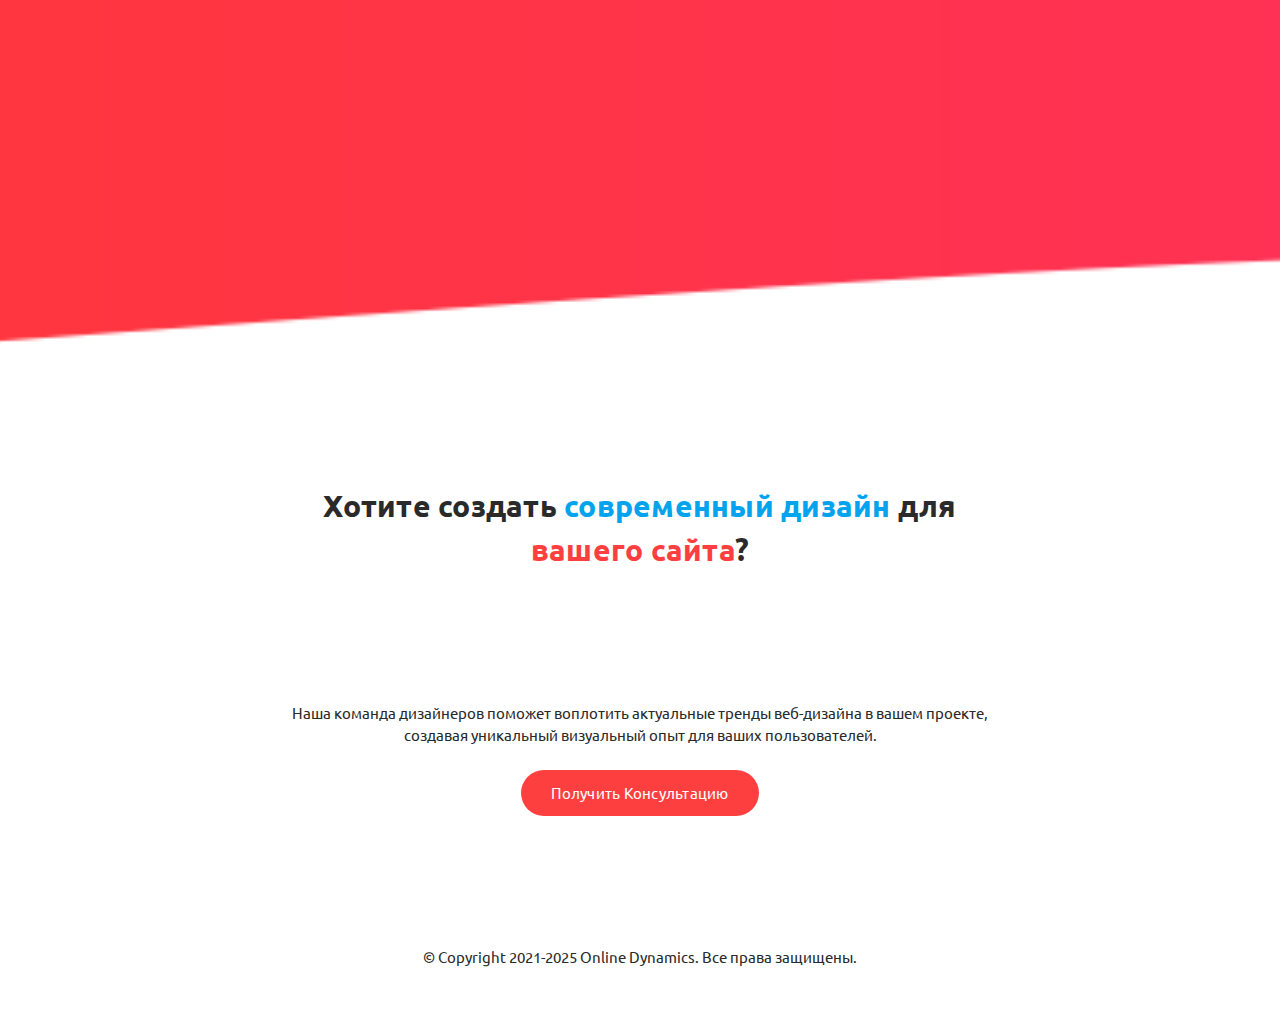
<file: pages/10-web-design-trends-in-2025.html>
<!DOCTYPE html>
<html lang="ru">
   <head>
      <meta charset="UTF-8">
      <meta name="viewport" content="width=device-width, initial-scale=1, shrink-to-fit=no">
      <meta name="keywords" content="Тренды веб-дизайна, искусственный интеллект, нейроморфизм, 3D-дизайн, дизайн интерфейсов, дизайн пользовательского опыта, дизайн мобильных приложений, дизайн для виртуальной реальности, дизайн для игр, дизайн для e-commerce, дизайн для социальных сетей, дизайн для стартапов">
      <meta name="description"
         content="10 трендов веб-дизайна, которые изменят интернет в 2025 году. Как AI, нейроморфизм и другие технологии повлияют на дизайн сайтов и приложений.">
      <meta name="author" content="Online Dynamics">
      <link rel="preconnect" href="https://fonts.gstatic.com">
      <link href="https://fonts.googleapis.com/css2?family=Ubuntu:wght@300;400;500;700&display=swap" rel="stylesheet">
      <title>10 трендов веб-дизайна, которые важно знать в 2025 году - Блог Online Dynamics</title>
      <!-- Bootstrap core CSS -->
      <link href="../vendor/bootstrap/css/bootstrap.min.css" rel="stylesheet">
      <!-- Additional CSS Files -->
      <link rel="stylesheet" href="../assets/css/fontawesome.css">
      <link rel="stylesheet" href="../assets/css/main.css">
      <link rel="stylesheet" href="../assets/css/animated.css">
      <link rel="stylesheet" href="../assets/css/owl.css">
   </head>
   <body>
      <!-- ***** Preloader Start ***** -->
      <div id="js-preloader" class="js-preloader">
         <div class="preloader-inner">
            <span class="dot"></span>
            <div class="dots">
               <span></span>
               <span></span>
               <span></span>
            </div>
         </div>
      </div>
      <!-- ***** Preloader End ***** -->
      <!-- ***** Header Area Start ***** -->
      <header class="header-area header-sticky wow slideInDown" data-wow-duration="0.75s" data-wow-delay="0s">
         <div class="container">
            <div class="row">
               <div class="col-12">
                  <nav class="main-nav">
                     <!-- ***** Logo Start ***** -->
                     <a href="../index.html" class="logo">
                        <h4>Online <span>Dynamics</span></h4>
                     </a>
                     <!-- ***** Logo End ***** -->
                     <!-- ***** Menu Start ***** -->
                     <ul class="nav">
                        <li class="scroll-to-section"><a href="../index.html">Главная</a></li>
                        <li class="scroll-to-section"><a href="../index.html#about">О нас</a></li>
                        <li class="scroll-to-section"><a href="../index.html#services">Услуги</a></li>
                        <li class="scroll-to-section"><a href="../index.html#portfolio">Портфолио</a></li>
                        <li class="scroll-to-section"><a href="../index.html#blog" class="active">Блог</a></li>
                        <li class="scroll-to-section"><a href="../index.html#contact-us">Связаться с нами</a></li>
                        <li class="scroll-to-section">
                           <div class="main-red-button">
                              <a href="tel:79530105335">Позвонить</a>
                           </div>
                        </li>
                     </ul>
                     <a class='menu-trigger'>
                     <span>Menu</span>
                     </a>
                     <!-- ***** Menu End ***** -->
                  </nav>
               </div>
            </div>
         </div>
      </header>
      <!-- ***** Header Area End ***** -->
      <!-- ***** Article Banner Start ***** -->
      <div class="article-banner" id="top">
         <div class="container">
            <div class="row">
               <div class="col-lg-10 offset-lg-1">
                  <div class="section-heading">
                     <h6>Блог Online Dynamics</h6>
                     <h2>10 <em>трендов веб-дизайна</em>, которые изменят <span>интернет в 2025 году</span></h2>
                     <div class="article-meta">
                        <span><i class="fa fa-calendar"></i> 15 Ноября 2024</span>
                        <span><i class="fa fa-user"></i> Елена Соколова</span>
                        <span><i class="fa fa-folder"></i> Веб-дизайн</span>
                     </div>
                  </div>
               </div>
            </div>
         </div>
      </div>
      <!-- ***** Article Banner End ***** -->
      <!-- ***** Article Content Start ***** -->
      <div class="article-content">
         <div class="container">
            <div class="row">
               <div class="col-lg-10 offset-lg-1">
                  <img src="../assets/images/pages/10-web-design-trends-in-2025.png" alt="Тренды веб-дизайна 2025">
                  <h2>Веб-дизайн в 2025 году: на пороге визуальной революции</h2>
                  <p>
                     Мир веб-дизайна никогда не стоит на месте. Каждый год появляются новые тенденции, технологии и
                     инструменты, которые меняют то, как мы создаем и воспринимаем цифровые продукты. К 2025 году
                     мы ожидаем настоящую революцию в веб-дизайне, которая объединит передовые технологии с новыми
                     эстетическими принципами.
                  </p>
                  <p>
                     В этой статье мы рассмотрим <strong>10 ключевых трендов</strong>, которые будут определять
                     веб-дизайн в 2025 году. Понимание этих тенденций поможет дизайнерам создавать актуальные
                     проекты, а бизнесу – получать конкурентное преимущество благодаря современному и эффективному
                     веб-присутствию.
                  </p>
                  <h2>1. AI-генеративный дизайн: новая эра творчества</h2>
                  <p>
                     Искусственный интеллект перестанет быть просто помощником дизайнера и станет полноценным
                     творческим партнером, способным генерировать уникальные визуальные решения на основе описания
                     или референсов.
                  </p>
                  <h3>Что нас ждет:</h3>
                  <ul>
                     <li>
                        <strong>Персонализированные визуальные стили.</strong> AI будет создавать индивидуальный
                        дизайн
                        для каждого пользователя на основе его предпочтений, истории взаимодействия и даже
                        эмоционального
                        состояния.
                     </li>
                     <li>
                        <strong>Генеративные UI элементы.</strong> Кнопки, формы, навигация и другие компоненты
                        интерфейса
                        будут автоматически адаптироваться под конкретный бренд и контекст.
                     </li>
                     <li>
                        <strong>Проектирование без шаблонов.</strong> AI позволит даже небольшим компаниям получать
                        полностью уникальный дизайн без использования стандартных тем и шаблонов.
                     </li>
                  </ul>
                  <p>
                     Дизайнерам важно будет освоить принципы работы с AI, научиться формулировать задачи для
                     нейросетей и интегрировать сгенерированные элементы в общую концепцию сайта.
                  </p>
                  <h2>2. Иммерсивные 3D-интерфейсы и пространственный дизайн</h2>
                  <p>
                     Плоский дизайн, доминировавший последнее десятилетие, уступит место объемным, пространственным
                     интерфейсам, которые создают эффект присутствия и глубины.
                  </p>
                  <h3>Ключевые элементы тренда:</h3>
                  <ul>
                     <li>
                        <strong>Интерактивные 3D-элементы</strong> с реалистичной физикой и освещением, реагирующие
                        на действия пользователя.
                     </li>
                     <li>
                        <strong>Параллакс-эффекты нового поколения</strong> с использованием глубины пространства
                        и многослойных композиций.
                     </li>
                     <li>
                        <strong>WebGL и Three.js</strong> станут стандартными инструментами для создания
                        впечатляющих
                        визуальных эффектов.
                     </li>
                     <li>
                        <strong>Виртуальные пространства</strong> как метафора для навигации по контенту.
                     </li>
                  </ul>
                  <p>
                     При этом важно соблюдать баланс между визуальной привлекательностью и функциональностью, чтобы
                     3D-элементы не препятствовали комфортному использованию сайта.
                  </p>
                  <h2>3. Нейроморфизм 2.0: возвращение объемного дизайна</h2>
                  <p>
                     Нейроморфизм – дизайн-стиль, имитирующий объемные физические объекты с мягкими тенями и
                     текстурами – получит второе рождение в 2025 году в более совершенной форме.
                  </p>
                  <h3>Особенности нейроморфизма 2.0:</h3>
                  <ul>
                     <li>
                        <strong>Тактильный отклик</strong> – элементы интерфейса будут не только выглядеть
                        объемными,
                        но и давать тактильную обратную связь при взаимодействии.
                     </li>
                     <li>
                        <strong>Динамические тени и освещение</strong>, реагирующие на движение курсора или время
                        суток.
                     </li>
                     <li>
                        <strong>Материальный контраст</strong> – сочетание нейроморфных элементов с плоскими
                        поверхностями для создания функциональной иерархии.
                     </li>
                  </ul>
                  <p>
                     Нейроморфизм 2.0 будет особенно эффективен для мобильных интерфейсов, где тактильное
                     взаимодействие
                     играет ключевую роль в пользовательском опыте.
                  </p>
                  <h2>4. Микроанимации и кинетическая типографика</h2>
                  <p>
                     В 2025 году движение станет неотъемлемой частью веб-дизайна, делая взаимодействие с сайтом более
                     динамичным и эмоциональным.
                  </p>
                  <h3>Тренды в анимации:</h3>
                  <ul>
                     <li>
                        <strong>Микровзаимодействия</strong> – тонкие анимации, реагирующие на каждое действие
                        пользователя и создающие ощущение живого интерфейса.
                     </li>
                     <li>
                        <strong>Кинетическая типографика</strong> – текст, который двигается, трансформируется и
                        взаимодействует с пользователем, превращая чтение в визуальный опыт.
                     </li>
                     <li>
                        <strong>Плавные переходы между страницами</strong>, создающие ощущение непрерывного
                        путешествия
                        по сайту.
                     </li>
                     <li>
                        <strong>Эмоциональная анимация</strong> – движения, передающие настроение и характер бренда.
                     </li>
                  </ul>
                  <p>
                     Благодаря оптимизации браузеров и развитию CSS-анимаций, даже сложные анимационные эффекты
                     будут работать плавно на всех устройствах.
                  </p>
                  <h2>5. Биоморфный дизайн и органические формы</h2>
                  <p>
                     В противовес технологичности и структурированности в веб-дизайне 2025 года усилится тренд на
                     природные, органические формы, напоминающие живые организмы.
                  </p>
                  <h3>Элементы биоморфного дизайна:</h3>
                  <ul>
                     <li>
                        <strong>Асимметричные, плавные формы</strong> вместо геометрических фигур и строгих сеток.
                     </li>
                     <li>
                        <strong>Имитация естественного движения</strong> – элементы, которые двигаются подобно
                        водорослям
                        под водой или листьям на ветру.
                     </li>
                     <li>
                        <strong>Природные текстуры и градиенты</strong>, напоминающие закаты, северное сияние или
                        рельеф местности.
                     </li>
                     <li>
                        <strong>Биомиметические интерфейсы</strong> – дизайн, вдохновленный принципами организации
                        живой природы.
                     </li>
                  </ul>
                  <p>
                     Этот тренд отражает стремление к экологичности и возвращению к природе в противовес цифровому
                     перенасыщению.
                  </p>
                  <h2>6. Адаптивный дизайн под нестандартные устройства</h2>
                  <p>
                     В 2025 году потребуется проектировать интерфейсы не только для традиционных экранов, но и для
                     множества новых устройств и форм-факторов.
                  </p>
                  <h3>Новые форматы для веб-дизайна:</h3>
                  <ul>
                     <li>
                        <strong>Складные и гибкие дисплеи</strong> смартфонов и планшетов, требующие особого подхода
                        к компоновке элементов.
                     </li>
                     <li>
                        <strong>Проекционные интерфейсы</strong> и голограммы, где взаимодействие происходит в
                        трехмерном
                        пространстве.
                     </li>
                     <li>
                        <strong>Умные часы и другие носимые устройства</strong> с ограниченной площадью экрана.
                     </li>
                     <li>
                        <strong>Интерфейсы для автомобилей</strong> и умного дома, где важны безопасность и
                        минимальное
                        отвлечение внимания.
                     </li>
                  </ul>
                  <p>
                     Дизайнерам придется разрабатывать универсальные интерфейсы, способные адаптироваться к любой
                     форме экрана и типу взаимодействия.
                  </p>
                  <h2>7. Брутализм и анти-дизайн: эстетика несовершенства</h2>
                  <p>
                     В качестве реакции на отполированный, идеальный дизайн мейнстрима, в 2025 году мы увидим расцвет
                     цифрового брутализма и намеренно "несовершенного" дизайна.
                  </p>
                  <h3>Характеристики цифрового брутализма:</h3>
                  <ul>
                     <li>
                        <strong>Некалиброванная типографика</strong> с нестандартными сочетаниями шрифтов и
                        размеров.
                     </li>
                     <li>
                        <strong>Сырые, необработанные изображения</strong> вместо идеально отретушированных
                        фотографий.
                     </li>
                     <li>
                        <strong>Нарочито видимые элементы конструкции</strong> сайта – сетки, направляющие,
                        служебная
                        информация.
                     </li>
                     <li>
                        <strong>Противоречие условностям</strong> – нестандартная навигация, неожиданные
                        интерактивные
                        элементы, экспериментальные подходы к верстке.
                     </li>
                  </ul>
                  <p>
                     Этот тренд особенно популярен будет в креативных индустриях, где оригинальность и аутентичность
                     ценятся выше, чем конвенциональность и предсказуемость.
                  </p>
                  <h2>8. Голосовые и жестовые интерфейсы</h2>
                  <p>
                     Традиционные способы взаимодействия с сайтами через клавиатуру и мышь будут дополняться
                     голосовыми командами и жестовым управлением.
                  </p>
                  <h3>Дизайн для новых способов ввода:</h3>
                  <ul>
                     <li>
                        <strong>Визуальная обратная связь</strong> для голосовых команд – анимации и индикаторы,
                        показывающие, что система слушает и понимает пользователя.
                     </li>
                     <li>
                        <strong>Жестовое управление</strong> через веб-камеру с использованием технологий
                        компьютерного зрения.
                     </li>
                     <li>
                        <strong>Мультимодальные интерфейсы</strong>, позволяющие комбинировать различные способы
                        ввода –
                        голос, жесты, касания, клавиатуру.
                     </li>
                     <li>
                        <strong>Визуальные подсказки</strong> о доступных голосовых командах и жестах,
                        интегрированные
                        в дизайн.
                     </li>
                  </ul>
                  <p>
                     Дизайнерам придется учитывать аудиальные аспекты взаимодействия наравне с визуальными,
                     создавая гармоничный опыт во всех модальностях.
                  </p>
                  <h2>9. Гиперперсонализация и адаптивный контент</h2>
                  <p>
                     В 2025 году веб-дизайн будет не просто адаптироваться под устройство пользователя,
                     но и под его личность, предпочтения и контекст.
                  </p>
                  <h3>Элементы персонализированного дизайна:</h3>
                  <ul>
                     <li>
                        <strong>Динамическая компоновка</strong> элементов в зависимости от предпочтений
                        пользователя
                        и истории его действий.
                     </li>
                     <li>
                        <strong>Персонализированные цветовые схемы</strong>, учитывающие не только темную/светлую
                        тему,
                        но и индивидуальные предпочтения.
                     </li>
                     <li>
                        <strong>Адаптивная типографика</strong>, которая меняется в зависимости от возраста
                        пользователя,
                        времени суток и условий освещения.
                     </li>
                     <li>
                        <strong>Контекстно-зависимые интерфейсы</strong>, меняющиеся в зависимости от местоположения
                        пользователя, времени суток и задачи, которую он выполняет.
                     </li>
                  </ul>
                  <p>
                     Такая персонализация будет требовать от дизайнеров проектирования не конкретных страниц,
                     а систем и компонентов, которые могут по-разному комбинироваться и трансформироваться.
                  </p>
                  <h2>10. Этичный и инклюзивный дизайн</h2>
                  <p>
                     В 2025 году этичность и инклюзивность станут не просто модными словами, а обязательными
                     требованиями к качественному веб-дизайну.
                  </p>
                  <h3>Компоненты этичного дизайна:</h3>
                  <ul>
                     <li>
                        <strong>Универсальный дизайн</strong>, доступный для людей с различными особенностями
                        восприятия и взаимодействия.
                     </li>
                     <li>
                        <strong>Прозрачность в сборе данных</strong> – интуитивно понятное объяснение, какие данные
                        собираются и как они используются.
                     </li>
                     <li>
                        <strong>Ненавязчивый дизайн</strong>, уважающий внимание пользователя и не использующий
                        манипулятивные практики.
                     </li>
                     <li>
                        <strong>Культурно-сенситивные элементы</strong>, учитывающие международную аудиторию и
                        различные культурные контексты.
                     </li>
                     <li>
                        <strong>Экологически ответственный дизайн</strong>, оптимизированный для экономии энергии
                        и уменьшения цифрового углеродного следа.
                     </li>
                  </ul>
                  <p>
                     Эти принципы будут не просто маркетинговым преимуществом, но и предметом законодательного
                     регулирования в разных странах.
                  </p>
                  <h2>Заключение: Интеграция технологий и человечности</h2>
                  <p>
                     Тренды веб-дизайна 2025 года отражают интересное противоречие: с одной стороны, мы наблюдаем
                     развитие высокотехнологичных, AI-управляемых, иммерсивных интерфейсов; с другой – возвращение
                     к человечности, природным формам, эмоциональности и этичности.
                  </p>
                  <p>
                     Успешный веб-дизайн будущего будет находить баланс между инновациями и человеческими
                     потребностями, между впечатляющими визуальными эффектами и функциональностью, между
                     технологической изощренностью и интуитивной понятностью.
                  </p>
                  <p>
                     В компании <strong>Online Dynamics</strong> мы следим за всеми актуальными трендами и
                     внедряем их с учетом конкретных потребностей бизнеса наших клиентов. Мы создаем дизайн,
                     который не только соответствует современным тенденциям, но и эффективно решает бизнес-задачи,
                     обеспечивая высокую конверсию и позитивный пользовательский опыт.
                  </p>
                  <div class="article-tags">
                     <span>Веб-дизайн</span>
                     <span>Тренды</span>
                     <span>UI/UX</span>
                     <span>Интерфейсы</span>
                     <span>2025</span>
                  </div>
                  <div class="article-share">
                     <h4>Поделиться статьей:</h4>
                     <a href="#"><i class="fa fa-telegram"></i></a>
                     <a href="#"><i class="fa fa-whatsapp"></i></a>
                     <a href="#"><i class="fa fa-vk"></i></a>
                  </div>
               </div>
            </div>
         </div>
      </div>
      <!-- ***** Article Content End ***** -->
      <!-- ***** Related Articles Start ***** -->
      <div class="related-articles">
         <div class="container">
            <div class="row">
               <div class="col-lg-12">
                  <div class="section-heading">
                     <h2>Другие <em>интересные</em> <span>статьи</span></h2>
                  </div>
               </div>
            </div>
            <div class="row">
               <div class="col-lg-4">
                  <div class="item">
                     <img src="../assets/images/pages/how-ai-transform-business.png" alt="Искусственный интеллект">
                     <div class="content">
                        <span><i class="fa fa-calendar"></i> 04 Января 2025</span>
                        <h4>Как искусственный интеллект трансформирует современный бизнес</h4>
                        <p>В современном мире технологии развиваются с беспрецедентной скоростью, и искусственный интеллект
                           (ИИ) стал...</p>
                        <div class="main-blue-button">
                           <a href="../pages/how-ai-transform-business.html">Читать далее</a>
                        </div>
                     </div>
                  </div>
               </div>
               <div class="col-lg-4">
                  <div class="item">
                     <img src="../assets/images/pages/how-to-automate-business-processes.png"
                        alt="Как автоматизировать бизнес-процессы без больших инвестиций">
                     <div class="content">
                        <span><i class="fa fa-calendar"></i> 06 Июня 2024</span>
                        <h4>Как автоматизировать бизнес-процессы без больших инвестиций</h4>
                        <p>Узнайте о доступных инструментах и методах автоматизации, которые можно внедрить с минимальными
                           вложениями...</p>
                        <div class="main-blue-button">
                           <a href="../pages/how-to-automate-business-processes.html">Читать далее</a>
                        </div>
                     </div>
                  </div>
               </div>
               <div class="col-lg-4">
                  <div class="item">
                     <img src="../assets/images/pages/how-to-build-a-website-that-converts.png" alt="Как разработать сайт, который конвертирует">
                     <div class="content">
                        <span><i class="fa fa-calendar"></i> 18 Марта 2024</span>
                        <h4>Как разработать сайт, который конвертирует: маркетинговые инструменты в веб-дизайне</h4>
                        <p>Практические советы и методики создания интерфейсов, которые не только красивы, но и повышают
                           эффективность бизнеса...</p>
                        <div class="main-blue-button">
                           <a href="../pages/how-to-build-a-website-that-converts.html">Читать далее</a>
                        </div>
                     </div>
                  </div>
               </div>
            </div>
         </div>
      </div>
      <!-- ***** Related Articles End ***** -->
      <!-- ***** Comments Section Start ***** -->
      <div class="contact-us section" id="comments">
         <div class="container">
            <div class="row">
               <div class="col-lg-12">
                  <div class="section-heading">
                     <h2>Комментарии к <em>статье</em></h2>
                  </div>
               </div>
               <!-- Существующие комментарии -->
               <div class="col-lg-12 wow fadeInUp" data-wow-duration="0.5s" data-wow-delay="0.25s">
                  <div class="comment-list">
                     <div class="comment">
                        <div class="author-thumb">
                           <img src="../assets/images/commentators/a-chernih.jpg" alt="Антон Черных">
                        </div>
                        <div class="comment-content">
                           <h4>Антон Черных <span>15 Ноября 2024</span></h4>
                           <p>Очень интересный обзор! Особенно заинтересовали нейроморфизм и биоморфный дизайн.
                              Действительно, сейчас виден возврат к более органичным формам после длительного
                              господства минимализма и плоского дизайна.
                           </p>
                           <a href="#comment-form" class="reply-button">Ответить</a>
                        </div>
                     </div>
                     <div class="comment reply">
                        <div class="author-thumb">
                           <img src="../assets/images/commentators/e-sokolova.jpg" alt="Елена Соколова (Online Dynamics)">
                        </div>
                        <div class="comment-content">
                           <h4>Елена Соколова <span>16 Ноября 2024</span></h4>
                           <p>Антон, спасибо за отклик! Да, эта тенденция к более естественным, живым формам
                              становится
                              всё заметнее. Мы в своих проектах уже начали экспериментировать с элементами
                              биоморфного
                              дизайна и видим положительный отклик пользователей.
                           </p>
                           <a href="#comment-form" class="reply-button">Ответить</a>
                        </div>
                     </div>
                     <div class="comment">
                        <div class="author-thumb">
                           <img src="../assets/images/commentators/m-petrov.jpg" alt="Максим Петров">
                        </div>
                        <div class="comment-content">
                           <h4>Максим Петров <span>02 Декабря 2024</span></h4>
                           <p>А как насчет проблем производительности с 3D-интерфейсами? Не все устройства потянут
                              такую графику, особенно бюджетные смартфоны. Как это сочетается с трендом на
                              инклюзивность?
                           </p>
                           <a href="#comment-form" class="reply-button">Ответить</a>
                        </div>
                     </div>
                     <div class="comment reply">
                        <div class="author-thumb">
                           <img src="../assets/images/commentators/e-sokolova.jpg" alt="Елена Соколова (Online Dynamics)">
                        </div>
                        <div class="comment-content">
                           <h4>Елена Соколова <span>03 Декабря 2024</span></h4>
                           <p>Максим, отличный вопрос! Вы затронули важную проблему. Правильный подход здесь -
                              прогрессивное улучшение (progressive enhancement), когда базовая функциональность
                              доступна всем, а продвинутые визуальные эффекты добавляются только для устройств,
                              которые их поддерживают. Современные фреймворки уже предлагают инструменты, которые
                              автоматически определяют возможности устройства и адаптируют интерфейс.
                           </p>
                           <a href="#comment-form" class="reply-button">Ответить</a>
                        </div>
                     </div>
                     <div class="comment">
                        <div class="author-thumb">
                           <img src="../assets/images/commentators/n-kuznetsova.jpg" alt="Наталья Кузнецова">
                        </div>
                        <div class="comment-content">
                           <h4>Наталья Кузнецова <span>15 Января 2025</span></h4>
                           <p>Интересно узнать про инструменты для создания описанных эффектов. Какие программы и
                              фреймворки лучше изучать дизайнерам, чтобы успеть за трендами 2025 года?
                           </p>
                           <a href="#comment-form" class="reply-button">Ответить</a>
                        </div>
                     </div>
                  </div>
                  <div class="comment reply">
                     <div class="author-thumb">
                        <img src="../assets/images/commentators/e-sokolova.jpg" alt="Елена Соколова (Online Dynamics)">
                     </div>
                     <div class="comment-content">
                        <h4>Елена Соколова <span>17 Января 2025</span></h4>
                        <p>Наталья, для 3D и иммерсивных интерфейсов рекомендую освоить Three.js и WebGL, а также
                           Spline для создания 3D-объектов без программирования. Для микроанимаций стоит изучить
                           GSAP и Framer Motion. Для работы с AI-генеративным дизайном полезно познакомиться с
                           Midjourney и системами промптинга. А для биоморфного дизайна пригодятся навыки работы с
                           SVG-анимациями и инструменты типа Figma с её плагинами для создания органических форм.
                        </p>
                        <a href="#comment-form" class="reply-button">Ответить</a>
                     </div>
                  </div>
               </div>
            </div>
            <!-- Форма комментария -->
            <div class="col-lg-12 wow fadeInRight" data-wow-duration="0.5s" data-wow-delay="0.25s" id="comment-form">
               <form id="contact" method="post">
                  <div class="row">
                     <div class="col-lg-12">
                        <div class="section-heading">
                           <h4>Оставьте комментарий</h4>
                        </div>
                     </div>
                     <div class="col-lg-6">
                        <fieldset>
                           <input type="text" name="name" id="name" placeholder="Имя" autocomplete="on" required>
                        </fieldset>
                     </div>
                     <div class="col-lg-6">
                        <fieldset>
                           <input type="email" name="email" id="email" pattern="[^ @]*@[^ @]*" placeholder="Email"
                              required="">
                        </fieldset>
                     </div>
                     <div class="col-lg-12">
                        <fieldset>
                           <textarea name="message" class="form-control" id="message"
                              placeholder="Ваш комментарий" required=""></textarea>
                        </fieldset>
                     </div>
                     <div class="col-lg-12">
                        <fieldset>
                           <button type="submit" id="form-submit" class="main-button">Отправить
                           комментарий</button>
                        </fieldset>
                     </div>
                  </div>
               </form>
            </div>
         </div>
      </div>
      <!-- ***** Comments Section End ***** -->
      <!-- ***** Call to Action Section Start ***** -->
      <div class="our-portfolio section">
         <div class="container">
            <div class="row">
               <div class="col-lg-8 offset-lg-2">
                  <div class="section-heading text-center">
                     <h2>Хотите создать <em>современный дизайн</em> для <span>вашего сайта</span>?</h2>
                     <p>Наша команда дизайнеров поможет воплотить актуальные тренды веб-дизайна в вашем проекте,
                        создавая уникальный визуальный опыт для ваших пользователей.
                     </p>
                     <div class="main-red-button-hover mt-4">
                        <a href="../index.html#contact-us">Получить консультацию</a>
                     </div>
                  </div>
               </div>
            </div>
         </div>
      </div>
      <!-- ***** Call to Action Section End ***** -->
      <footer>
         <div class="container">
            <div class="row">
               <div class="col-lg-12 copyright">
                  <p>© Copyright 2021-2025 Online Dynamics. Все права защищены.</p>
               </div>
            </div>
         </div>
      </footer>
      <!-- Scripts -->
      <script src="../vendor/jquery/jquery.min.js"></script>
      <script src="../vendor/bootstrap/js/bootstrap.bundle.min.js"></script>
      <script src="../assets/js/owl-carousel.js"></script>
      <script src="../assets/js/animation.js"></script>
      <script src="../assets/js/imagesloaded.js"></script>
      <script src="../assets/js/main.js"></script>
      <!-- Дополнительный скрипт для страницы блога -->
      <script>
         $(document).ready(function () {
             // Плавная прокрутка для всех внутренних ссылок
             $('a[href^="#"]').on('click', function (e) {
                 var target = this.hash;
                 var $target = $(target);
         
                 $('html, body').stop().animate({
                     'scrollTop': $target.offset().top - 70
                 }, 500, 'swing');
             });

             // Кнопка "Ответить" на комментарии
             $('.reply-button').on('click', function (e) {
                 e.preventDefault();
         
                 // Прокрутка к форме комментария
                 $('html, body').stop().animate({
                     'scrollTop': $('#comment-form').offset().top - 100
                 }, 500, 'swing');
         
                 // Установка фокуса на поле комментария
                 $('#name').focus();
             });
         });
      </script>
   </body>
</html>
</file>
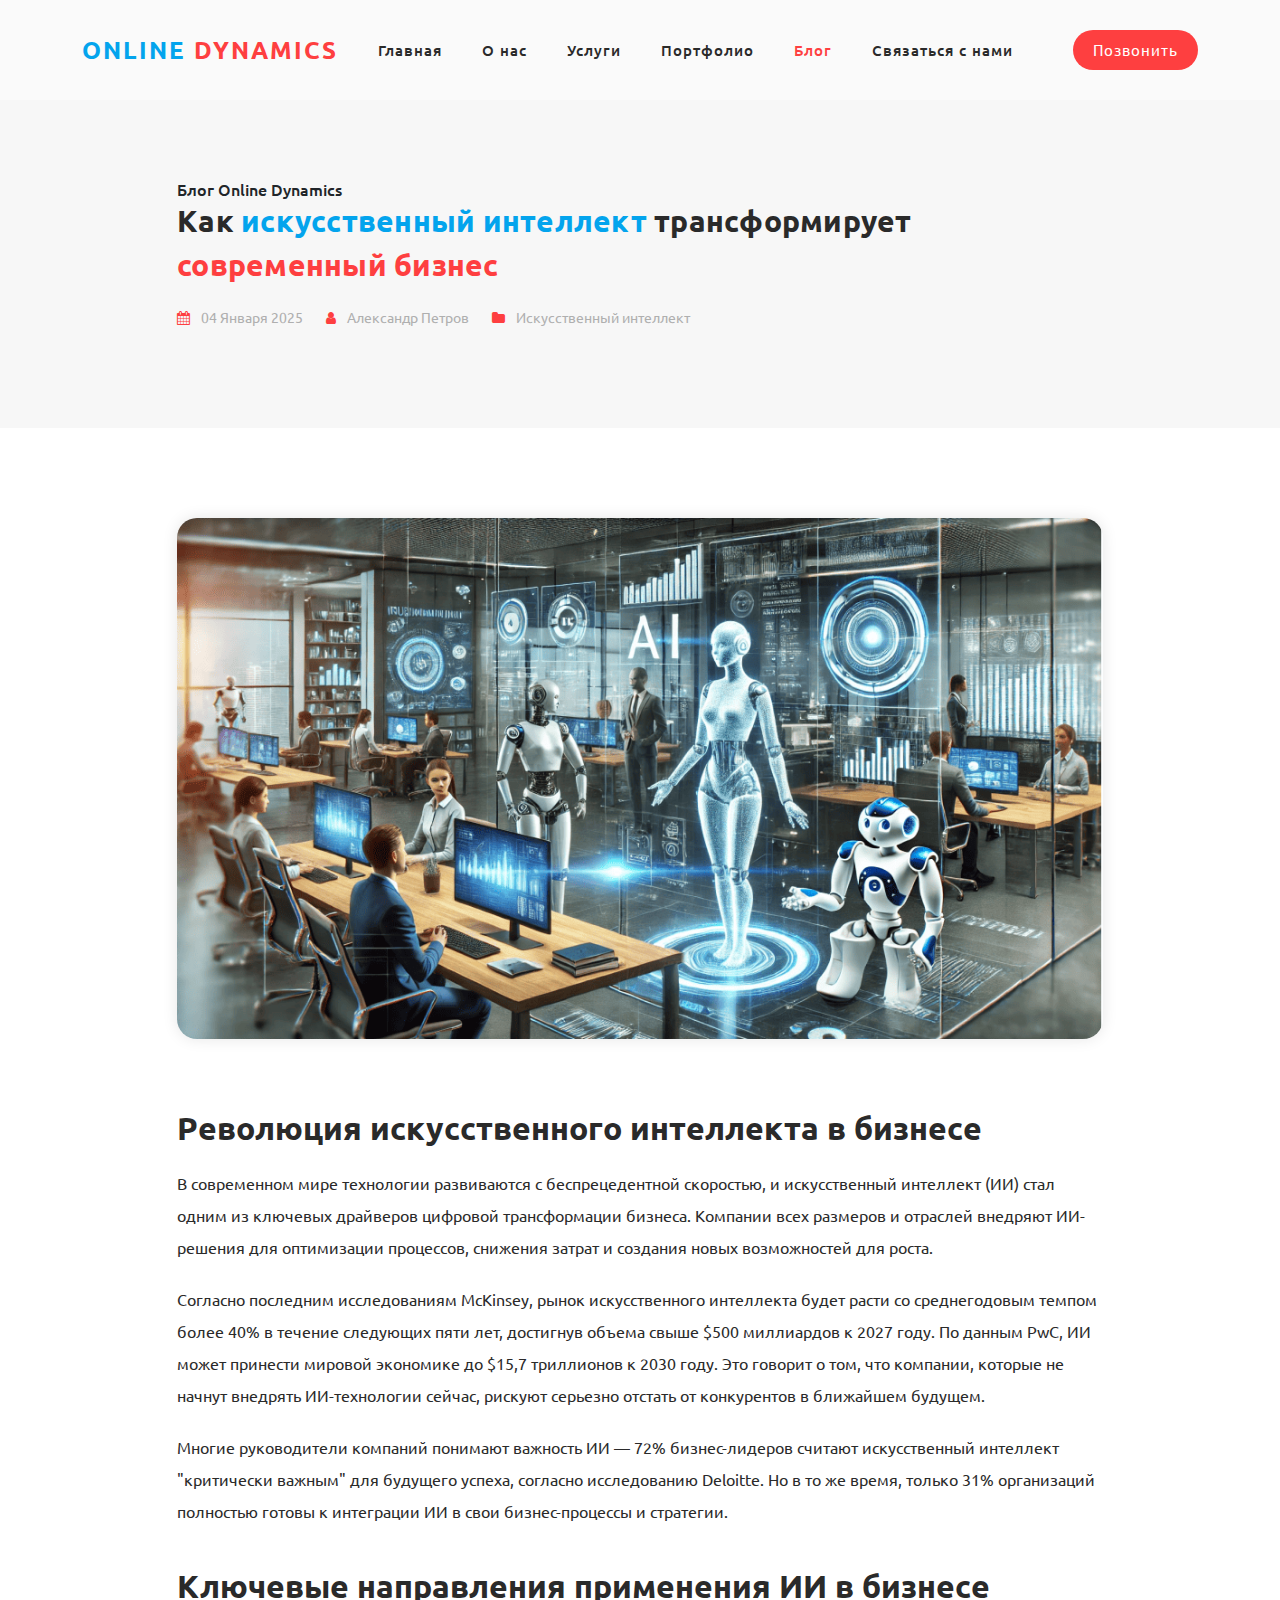
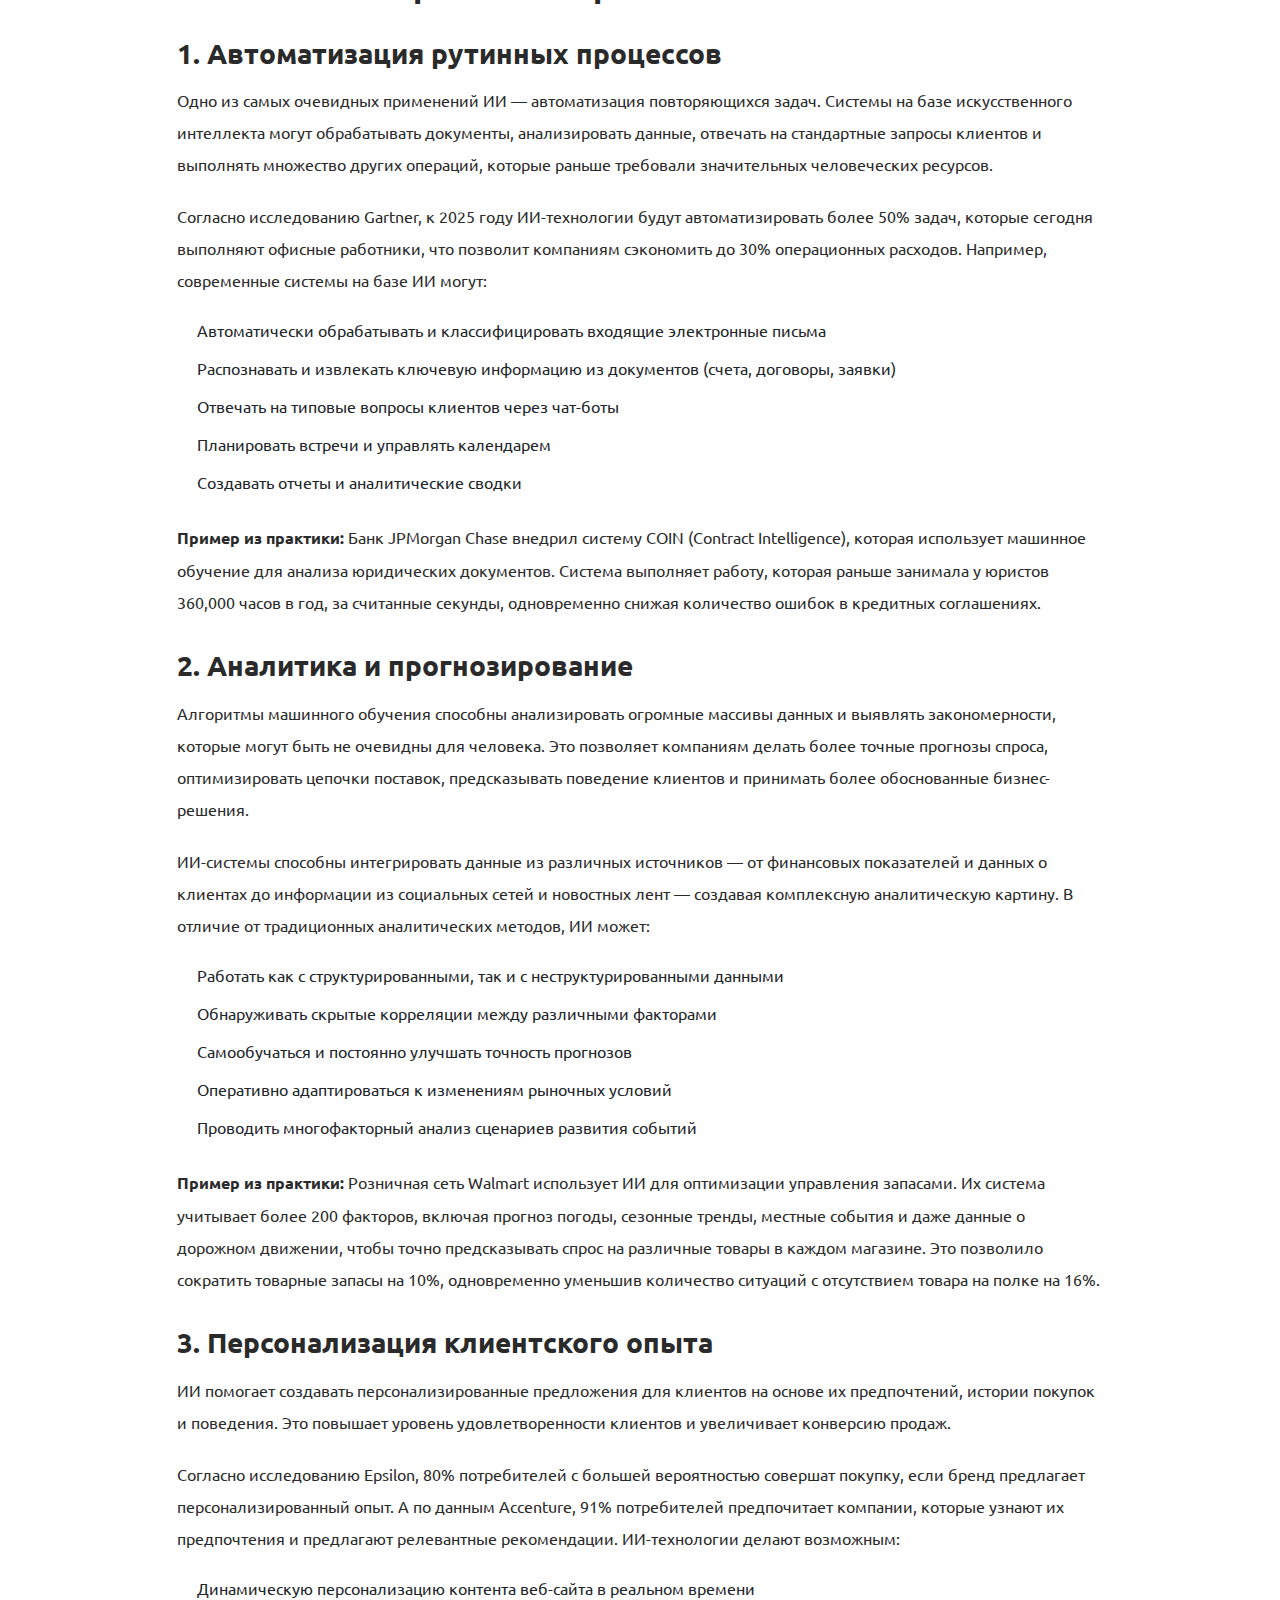
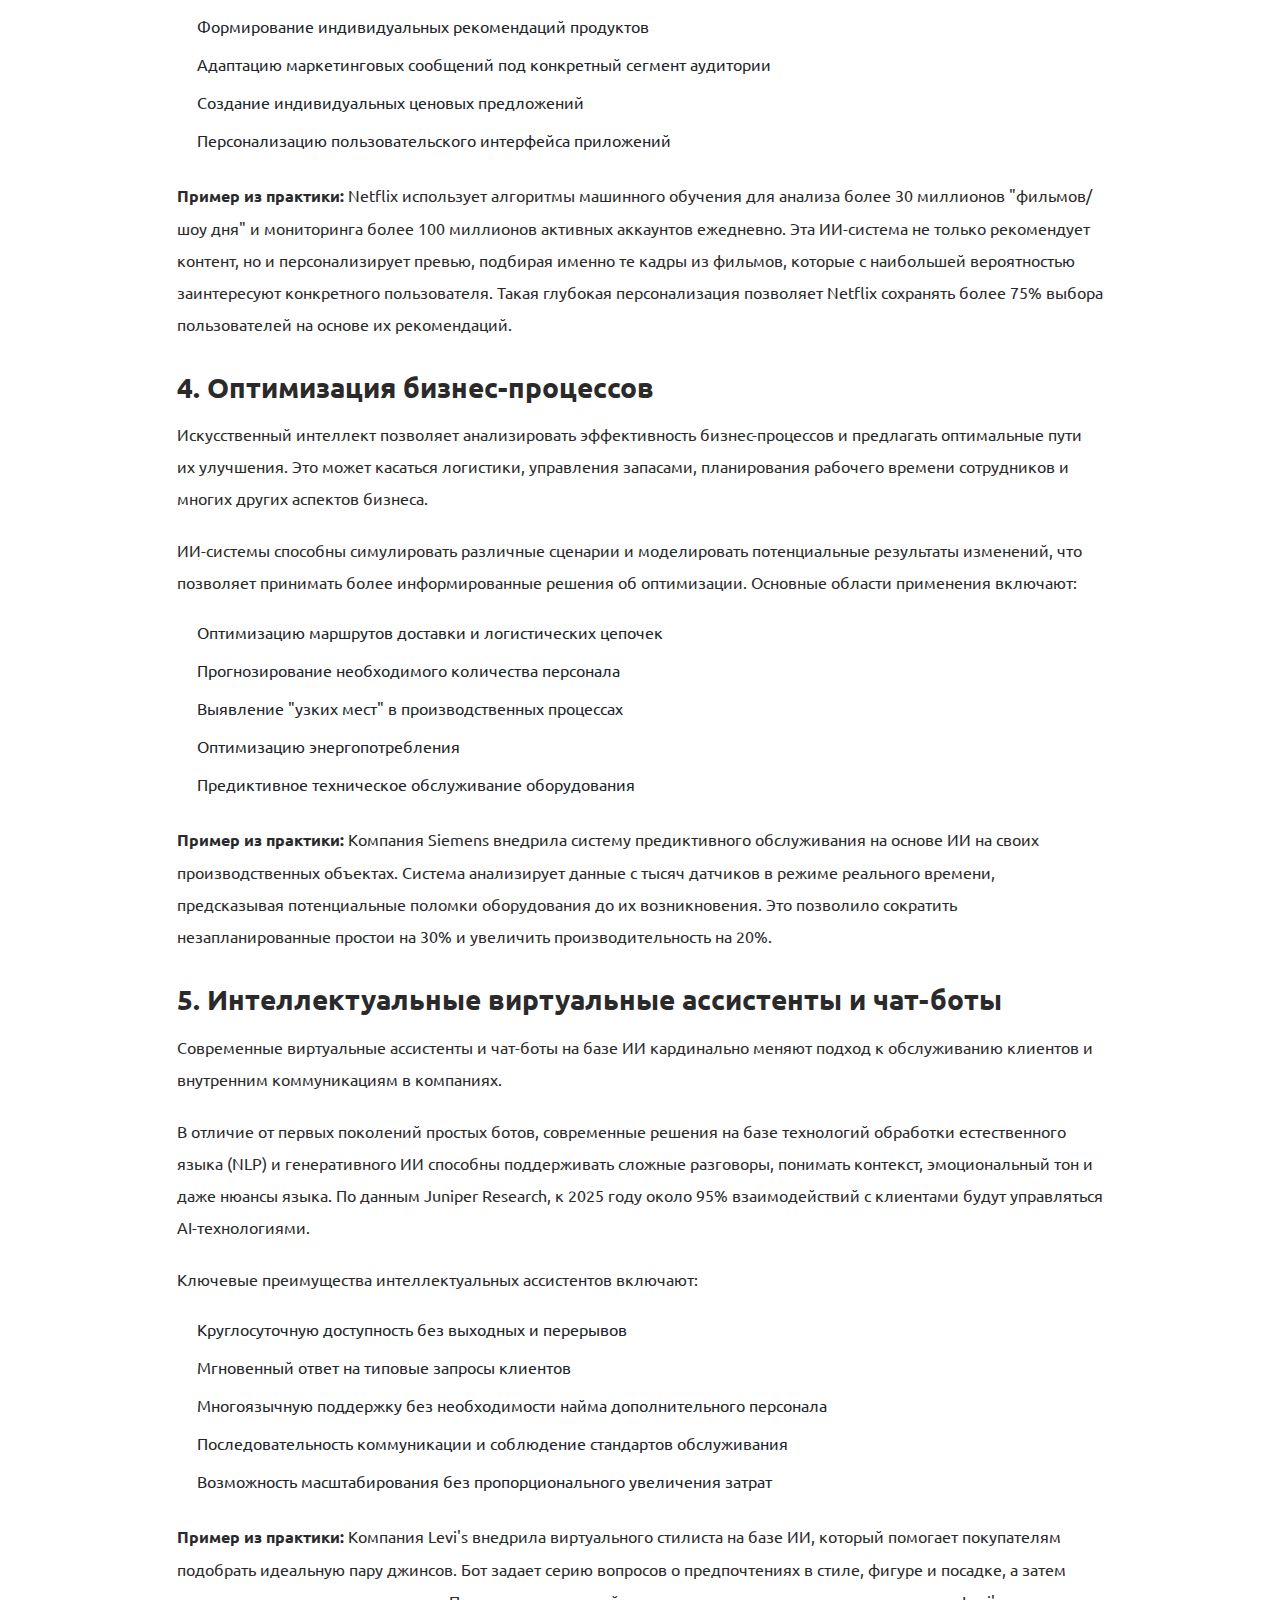
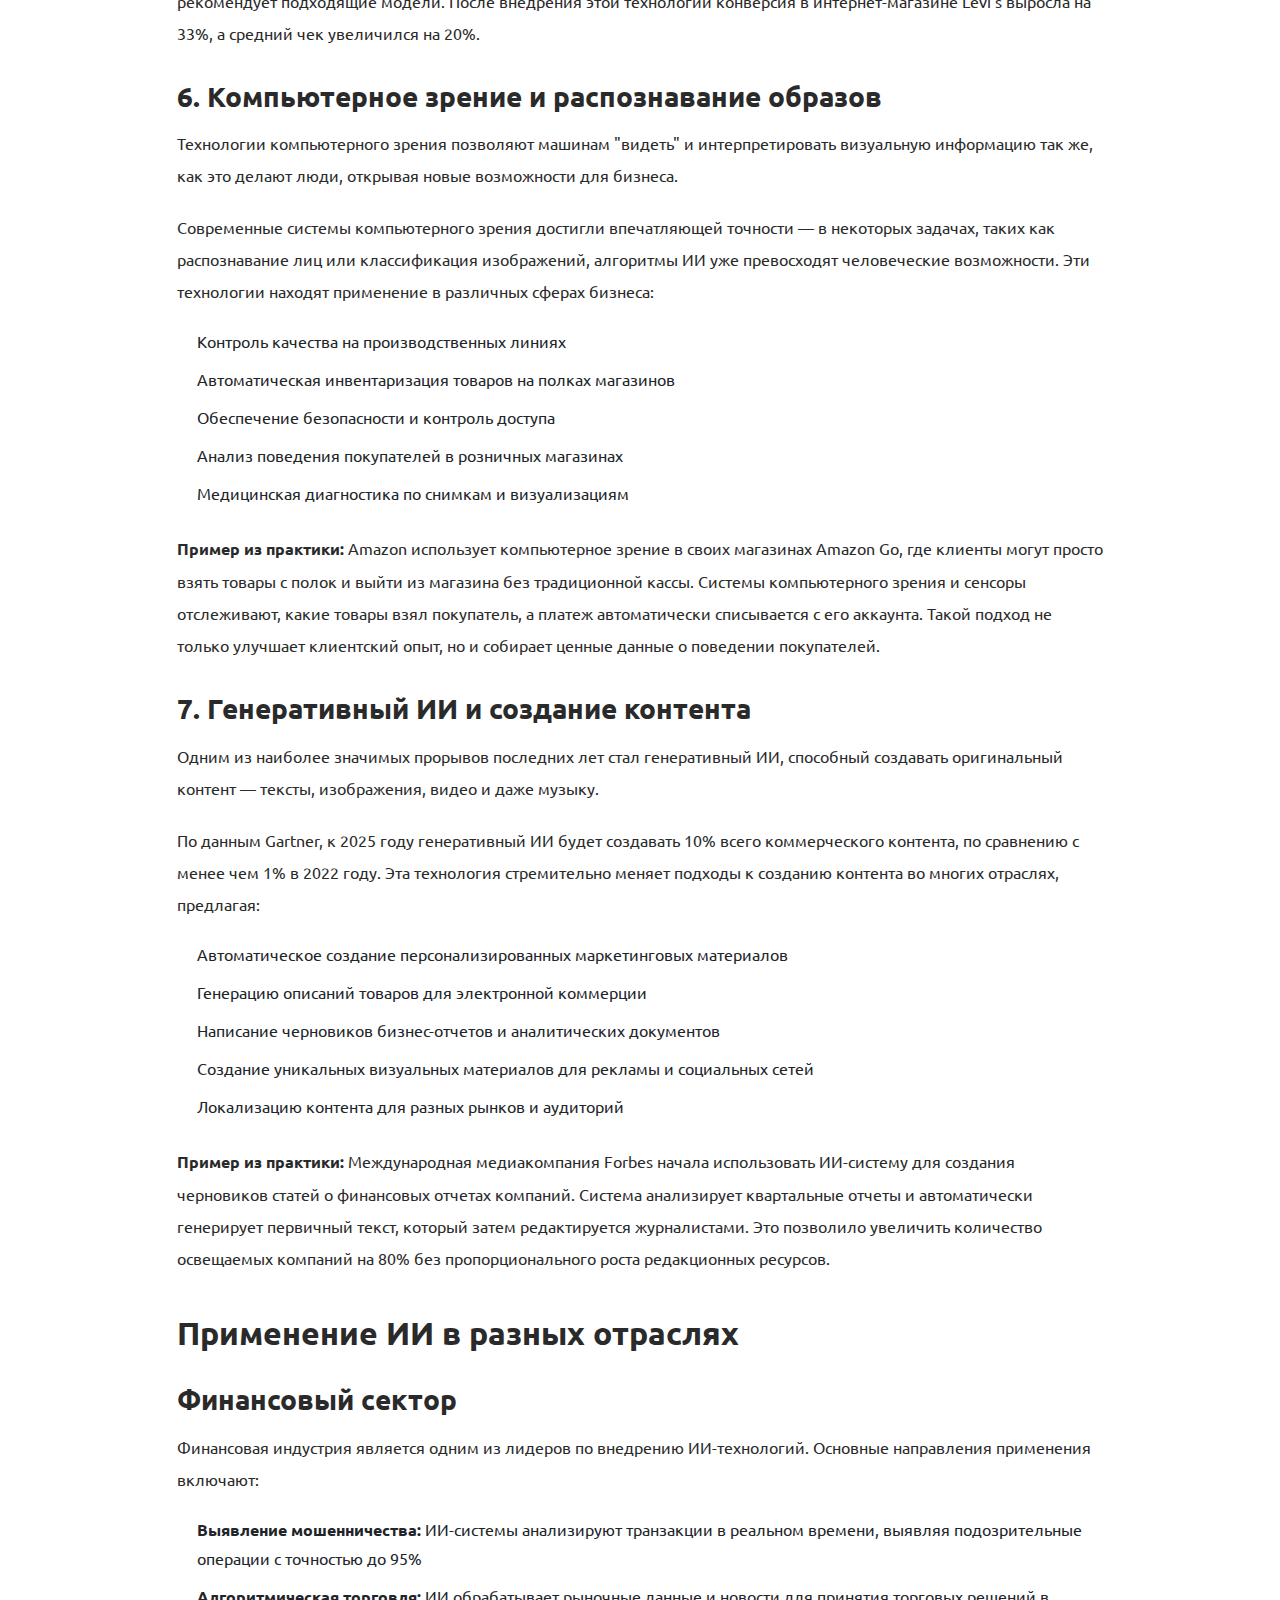
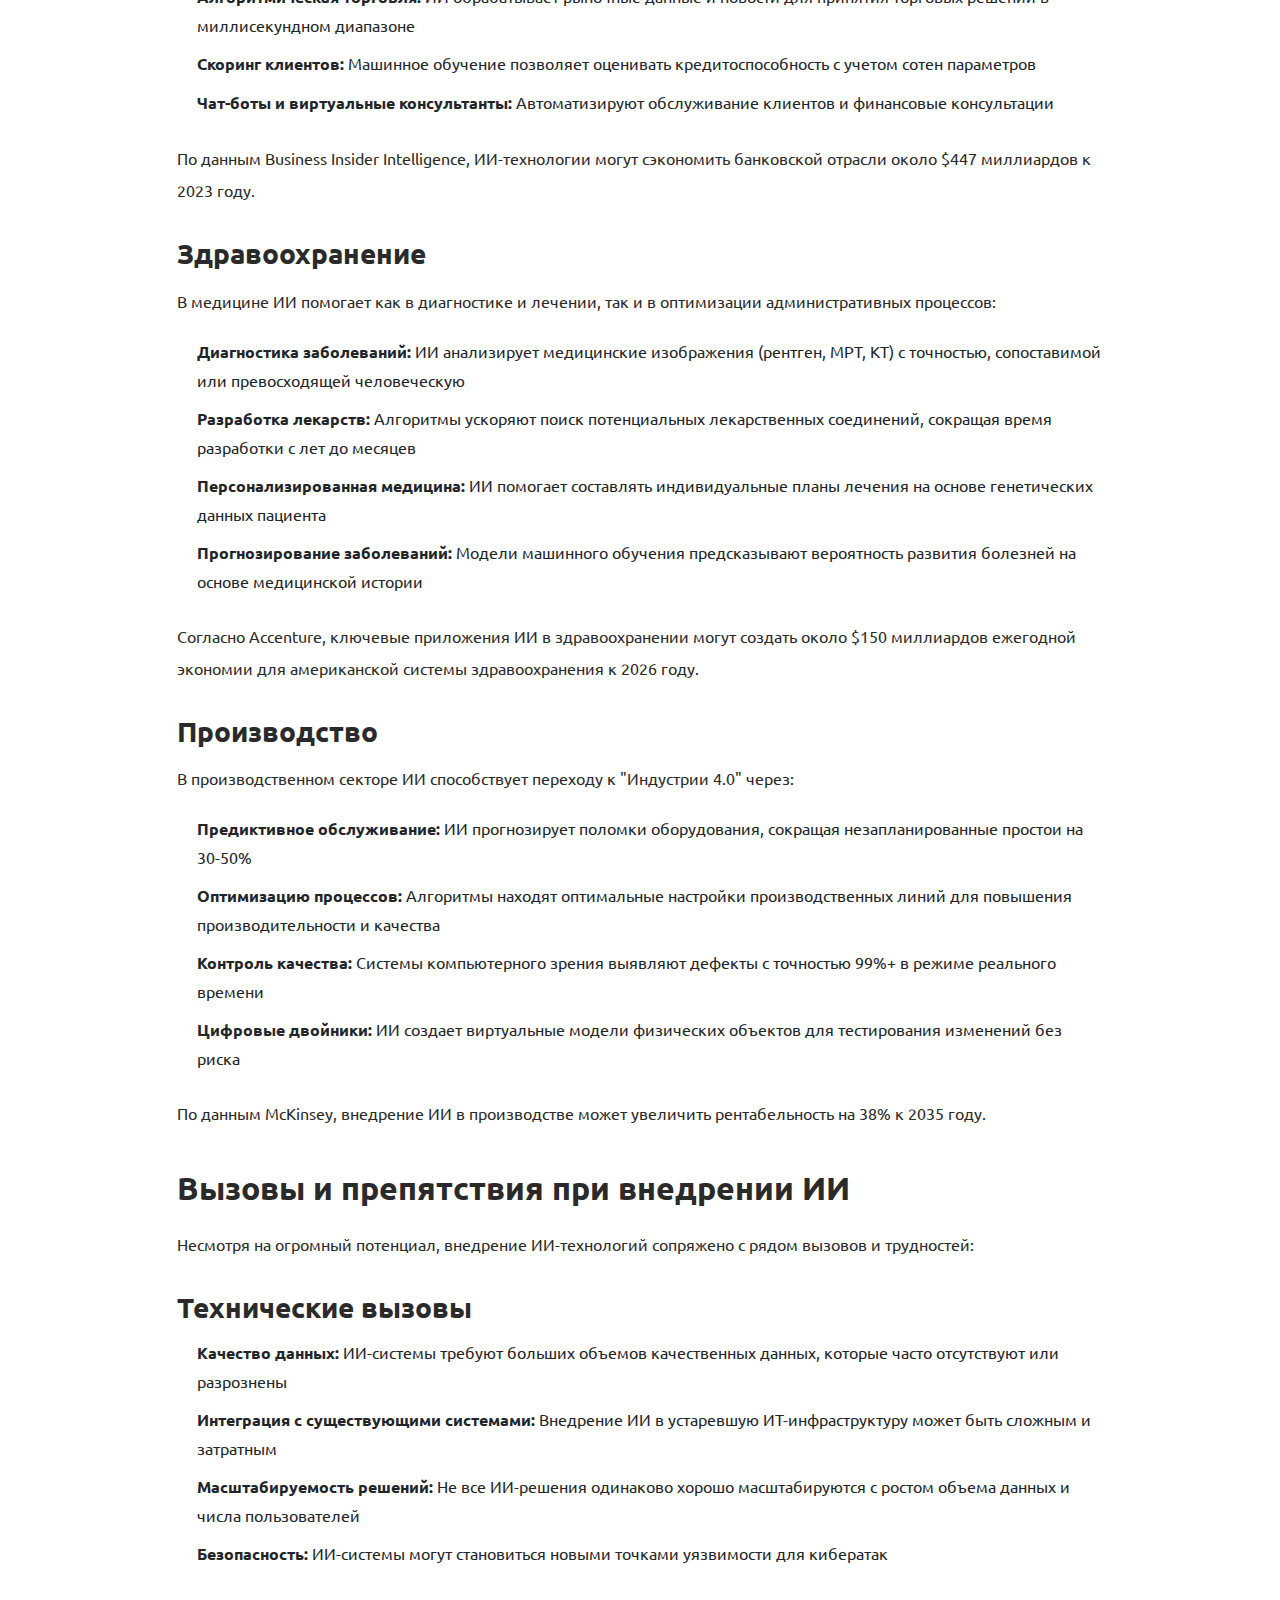
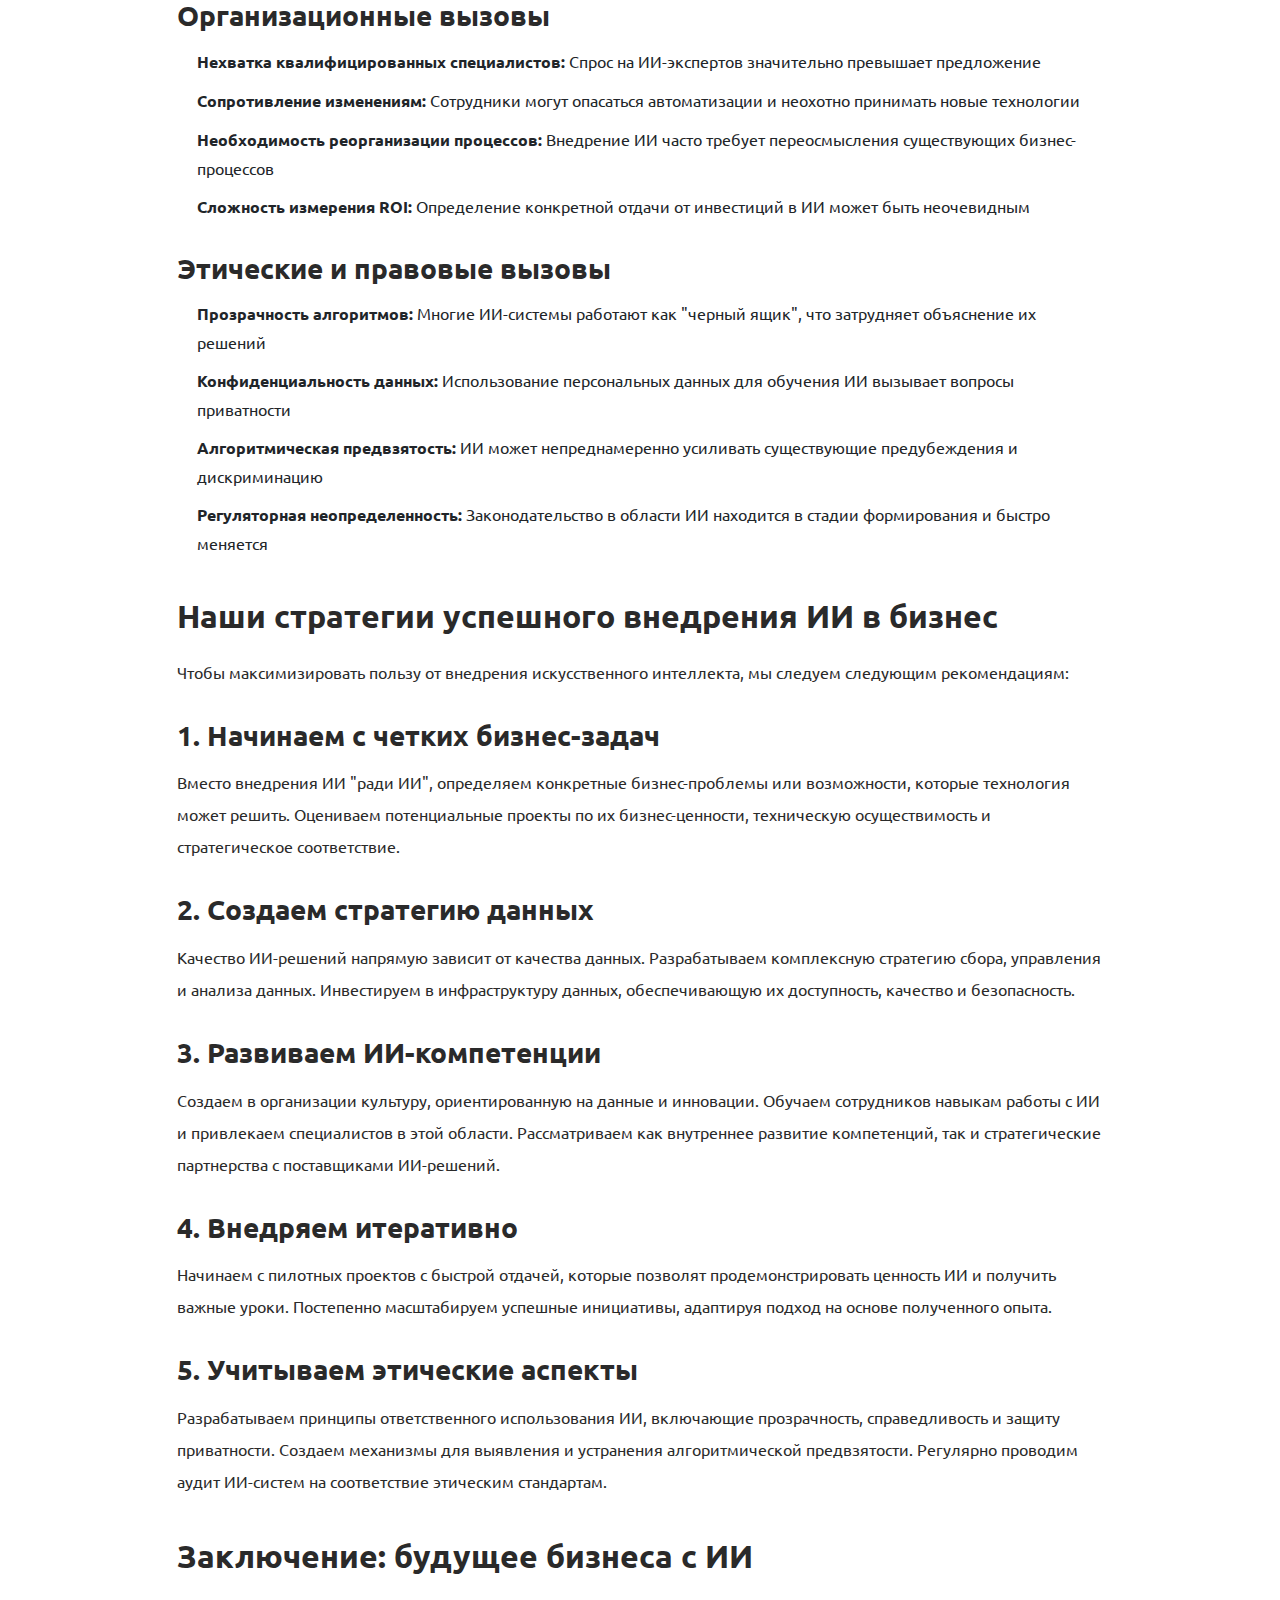
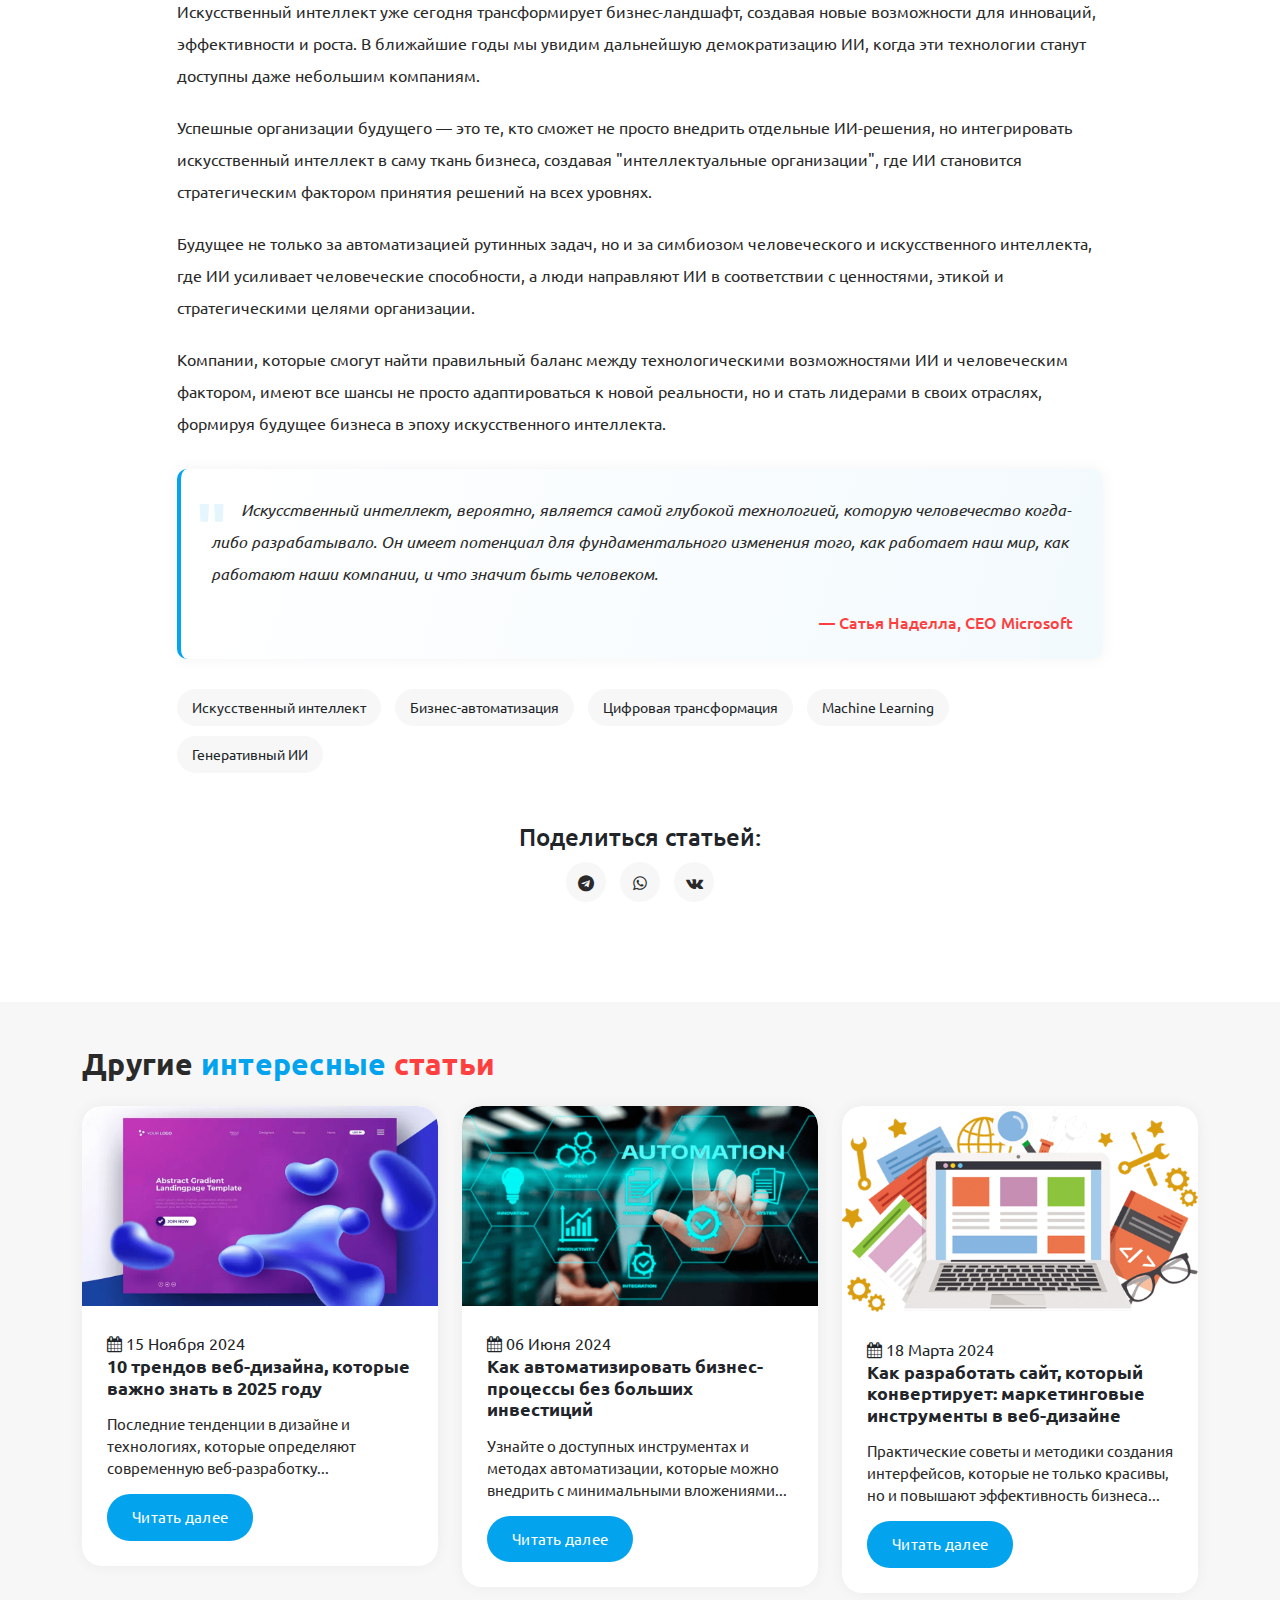
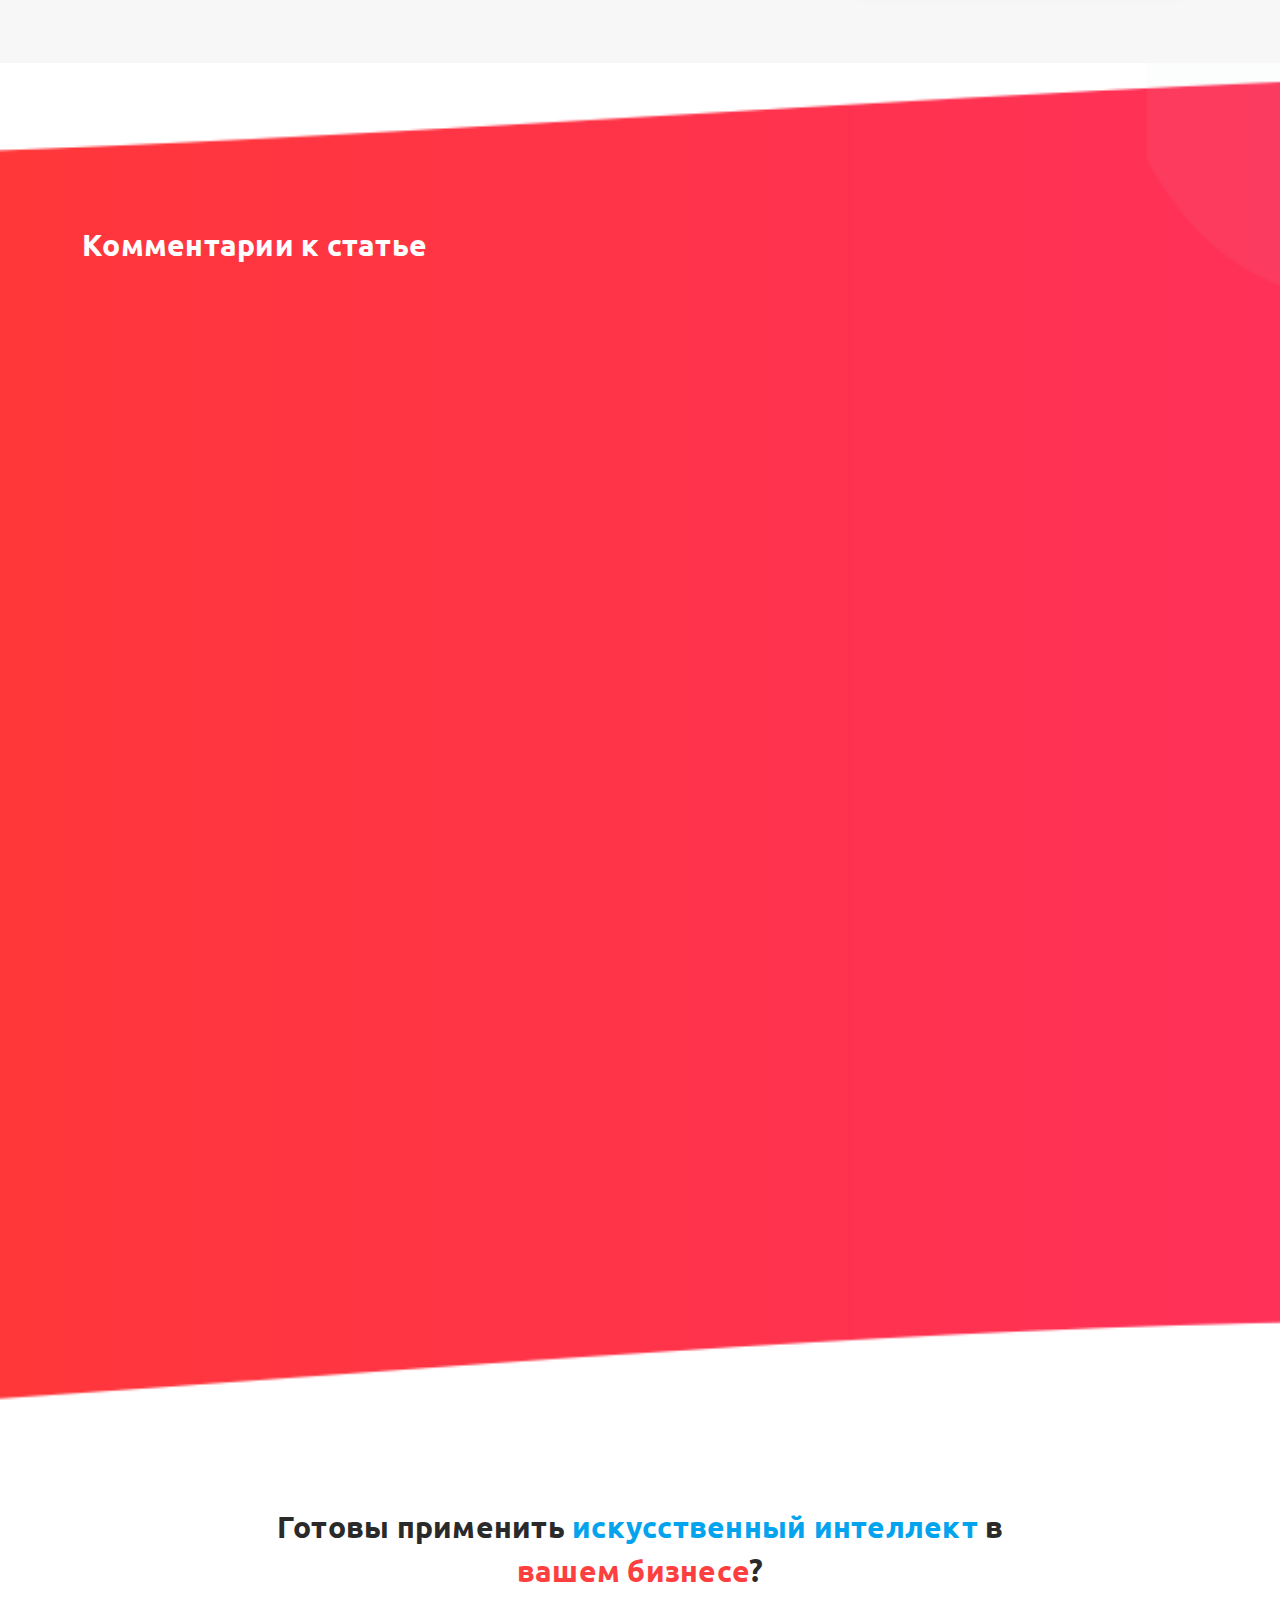
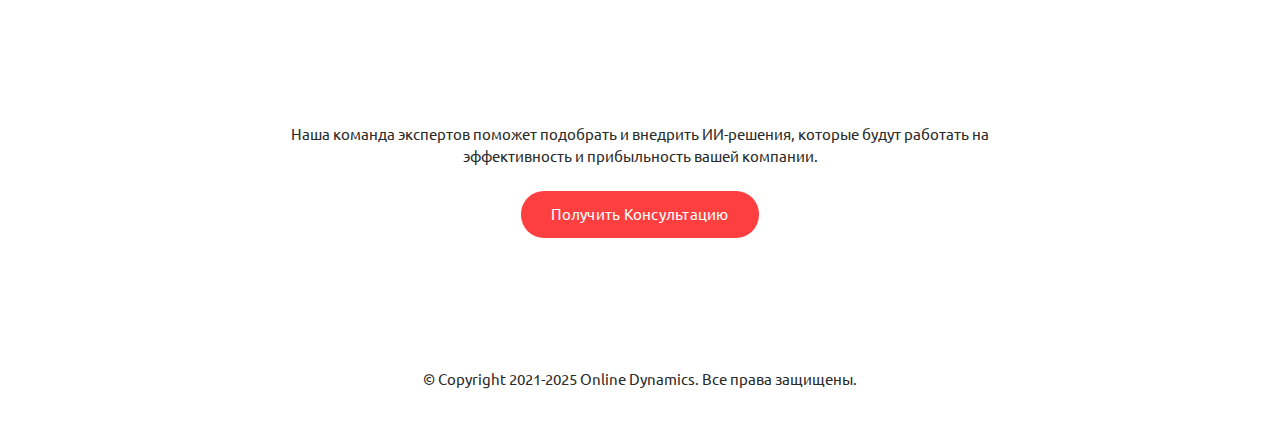
<file: pages/how-ai-transform-business.html>
<!DOCTYPE html>
<html lang="ru">
   <head>
      <meta charset="UTF-8">
      <meta name="viewport" content="width=device-width, initial-scale=1, shrink-to-fit=no">
      <meta name="keywords" content="Искусственный интеллект, искусственный интеллект, бизнес, трансформация, автоматизация, аналитика, персонализация, оптимизация">
      <meta name="description"
         content="Как искусственный интеллект трансформирует современный бизнес. Узнайте о ключевых направлениях применения ИИ в бизнесе и его влиянии на различные аспекты деятельности компании.">
      <meta name="author" content="Online Dynamics">
      <link rel="preconnect" href="https://fonts.gstatic.com">
      <link href="https://fonts.googleapis.com/css2?family=Ubuntu:wght@300;400;500;700&display=swap" rel="stylesheet">
      <title>Как искусственный интеллект трансформирует современный бизнес - Блог Online Dynamics</title>
      <!-- Bootstrap core CSS -->
      <link href="../vendor/bootstrap/css/bootstrap.min.css" rel="stylesheet">
      <!-- Additional CSS Files -->
      <link rel="stylesheet" href="../assets/css/fontawesome.css">
      <link rel="stylesheet" href="../assets/css/main.css">
      <link rel="stylesheet" href="../assets/css/animated.css">
      <link rel="stylesheet" href="../assets/css/owl.css">
   </head>
   <body>
      <!-- ***** Preloader Start ***** -->
      <div id="js-preloader" class="js-preloader">
         <div class="preloader-inner">
            <span class="dot"></span>
            <div class="dots">
               <span></span>
               <span></span>
               <span></span>
            </div>
         </div>
      </div>
      <!-- ***** Preloader End ***** -->
      <!-- ***** Header Area Start ***** -->
      <header class="header-area header-sticky wow slideInDown" data-wow-duration="0.75s" data-wow-delay="0s">
         <div class="container">
            <div class="row">
               <div class="col-12">
                  <nav class="main-nav">
                     <!-- ***** Logo Start ***** -->
                     <a href="../index.html" class="logo">
                        <h4>Online <span>Dynamics</span></h4>
                     </a>
                     <!-- ***** Logo End ***** -->
                     <!-- ***** Menu Start ***** -->
                     <ul class="nav">
                        <li class="scroll-to-section"><a href="../index.html">Главная</a></li>
                        <li class="scroll-to-section"><a href="../index.html#about">О нас</a></li>
                        <li class="scroll-to-section"><a href="../index.html#services">Услуги</a></li>
                        <li class="scroll-to-section"><a href="../index.html#portfolio">Портфолио</a></li>
                        <li class="scroll-to-section"><a href="../index.html#blog" class="active">Блог</a></li>
                        <li class="scroll-to-section"><a href="../index.html#contact-us">Связаться с нами</a></li>
                        <li class="scroll-to-section">
                           <div class="main-red-button">
                              <a href="tel:79530105335">Позвонить</a>
                           </div>
                        </li>
                     </ul>
                     <a class='menu-trigger'>
                     <span>Menu</span>
                     </a>
                     <!-- ***** Menu End ***** -->
                  </nav>
               </div>
            </div>
         </div>
      </header>
      <!-- ***** Header Area End ***** -->
      <!-- ***** Article Banner Start ***** -->
      <div class="article-banner" id="top">
         <div class="container">
            <div class="row">
               <div class="col-lg-10 offset-lg-1">
                  <div class="section-heading">
                     <h6>Блог Online Dynamics</h6>
                     <h2>Как <em>искусственный интеллект</em> трансформирует <span>современный бизнес</span></h2>
                     <div class="article-meta">
                        <span><i class="fa fa-calendar"></i> 04 Января 2025</span>
                        <span><i class="fa fa-user"></i> Александр Петров</span>
                        <span><i class="fa fa-folder"></i> Искусственный интеллект</span>
                     </div>
                  </div>
               </div>
            </div>
         </div>
      </div>
      <!-- ***** Article Banner End ***** -->
      <!-- ***** Article Content Start ***** -->
      <div class="article-content">
         <div class="container">
            <div class="row">
               <div class="col-lg-10 offset-lg-1">
                  <img src="../assets/images/pages/how-ai-transform-business.png" alt="Искусственный интеллект в бизнесе">
                  <h2>Революция искусственного интеллекта в бизнесе</h2>
                  <p>
                     В современном мире технологии развиваются с беспрецедентной скоростью, и искусственный интеллект (ИИ)
                     стал одним из ключевых драйверов цифровой трансформации бизнеса. Компании всех размеров и отраслей
                     внедряют ИИ-решения для оптимизации процессов, снижения затрат и создания новых возможностей для роста.
                  </p>
                  <p>
                     Согласно последним исследованиям McKinsey, рынок искусственного интеллекта будет расти со среднегодовым
                     темпом более 40% в течение следующих пяти лет, достигнув объема свыше $500 миллиардов к 2027 году. По
                     данным PwC, ИИ может принести мировой экономике до $15,7 триллионов к 2030 году. Это говорит о том, что
                     компании, которые не начнут внедрять ИИ-технологии сейчас, рискуют серьезно отстать от конкурентов в
                     ближайшем будущем.
                  </p>
                  <p>
                     Многие руководители компаний понимают важность ИИ — 72% бизнес-лидеров считают искусственный интеллект
                     "критически важным" для будущего успеха, согласно исследованию Deloitte. Но в то же время, только 31%
                     организаций полностью готовы к интеграции ИИ в свои бизнес-процессы и стратегии.
                  </p>
                  <h2>Ключевые направления применения ИИ в бизнесе</h2>
                  <h3>1. Автоматизация рутинных процессов</h3>
                  <p>
                     Одно из самых очевидных применений ИИ — автоматизация повторяющихся задач. Системы на базе искусственного
                     интеллекта могут обрабатывать документы, анализировать данные, отвечать на стандартные запросы клиентов и
                     выполнять множество других операций, которые раньше требовали значительных человеческих ресурсов.
                  </p>
                  <p>
                     Согласно исследованию Gartner, к 2025 году ИИ-технологии будут автоматизировать более 50% задач, которые
                     сегодня выполняют офисные работники, что позволит компаниям сэкономить до 30% операционных расходов.
                     Например, современные системы на базе ИИ могут:
                  </p>
                  <ul>
                     <li>Автоматически обрабатывать и классифицировать входящие электронные письма</li>
                     <li>Распознавать и извлекать ключевую информацию из документов (счета, договоры, заявки)</li>
                     <li>Отвечать на типовые вопросы клиентов через чат-боты</li>
                     <li>Планировать встречи и управлять календарем</li>
                     <li>Создавать отчеты и аналитические сводки</li>
                  </ul>
                  <p>
                     <strong>Пример из практики:</strong> Банк JPMorgan Chase внедрил систему COIN (Contract Intelligence),
                     которая использует машинное обучение для анализа юридических документов. Система выполняет работу,
                     которая раньше занимала у юристов 360,000 часов в год, за считанные секунды, одновременно снижая
                     количество ошибок в кредитных соглашениях.
                  </p>
                  <h3>2. Аналитика и прогнозирование</h3>
                  <p>
                     Алгоритмы машинного обучения способны анализировать огромные массивы данных и выявлять закономерности,
                     которые могут быть не очевидны для человека. Это позволяет компаниям делать более точные прогнозы спроса,
                     оптимизировать цепочки поставок, предсказывать поведение клиентов и принимать более обоснованные
                     бизнес-решения.
                  </p>
                  <p>
                     ИИ-системы способны интегрировать данные из различных источников — от финансовых показателей и данных о
                     клиентах до информации из социальных сетей и новостных лент — создавая комплексную аналитическую картину.
                     В отличие от традиционных аналитических методов, ИИ может:
                  </p>
                  <ul>
                     <li>Работать как с структурированными, так и с неструктурированными данными</li>
                     <li>Обнаруживать скрытые корреляции между различными факторами</li>
                     <li>Самообучаться и постоянно улучшать точность прогнозов</li>
                     <li>Оперативно адаптироваться к изменениям рыночных условий</li>
                     <li>Проводить многофакторный анализ сценариев развития событий</li>
                  </ul>
                  <p>
                     <strong>Пример из практики:</strong> Розничная сеть Walmart использует ИИ для оптимизации управления
                     запасами. Их система учитывает более 200 факторов, включая прогноз погоды, сезонные тренды, местные
                     события и даже данные о дорожном движении, чтобы точно предсказывать спрос на различные товары в каждом
                     магазине. Это позволило сократить товарные запасы на 10%, одновременно уменьшив количество ситуаций с
                     отсутствием товара на полке на 16%.
                  </p>
                  <h3>3. Персонализация клиентского опыта</h3>
                  <p>
                     ИИ помогает создавать персонализированные предложения для клиентов на основе их предпочтений, истории
                     покупок и поведения. Это повышает уровень удовлетворенности клиентов и увеличивает конверсию продаж.
                  </p>
                  <p>
                     Согласно исследованию Epsilon, 80% потребителей с большей вероятностью совершат покупку, если бренд
                     предлагает персонализированный опыт. А по данным Accenture, 91% потребителей предпочитает компании,
                     которые узнают их предпочтения и предлагают релевантные рекомендации. ИИ-технологии делают возможным:
                  </p>
                  <ul>
                     <li>Динамическую персонализацию контента веб-сайта в реальном времени</li>
                     <li>Формирование индивидуальных рекомендаций продуктов</li>
                     <li>Адаптацию маркетинговых сообщений под конкретный сегмент аудитории</li>
                     <li>Создание индивидуальных ценовых предложений</li>
                     <li>Персонализацию пользовательского интерфейса приложений</li>
                  </ul>
                  <p>
                     <strong>Пример из практики:</strong> Netflix использует алгоритмы машинного обучения для анализа более 30
                     миллионов "фильмов/шоу дня" и мониторинга более 100 миллионов активных аккаунтов ежедневно. Эта
                     ИИ-система не только рекомендует контент, но и персонализирует превью, подбирая именно те кадры из
                     фильмов, которые с наибольшей вероятностью заинтересуют конкретного пользователя. Такая глубокая
                     персонализация позволяет Netflix сохранять более 75% выбора пользователей на основе их рекомендаций.
                  </p>
                  <h3>4. Оптимизация бизнес-процессов</h3>
                  <p>
                     Искусственный интеллект позволяет анализировать эффективность бизнес-процессов и предлагать оптимальные
                     пути их улучшения. Это может касаться логистики, управления запасами, планирования рабочего времени
                     сотрудников и многих других аспектов бизнеса.
                  </p>
                  <p>
                     ИИ-системы способны симулировать различные сценарии и моделировать потенциальные результаты изменений,
                     что позволяет принимать более информированные решения об оптимизации. Основные области применения
                     включают:
                  </p>
                  <ul>
                     <li>Оптимизацию маршрутов доставки и логистических цепочек</li>
                     <li>Прогнозирование необходимого количества персонала</li>
                     <li>Выявление "узких мест" в производственных процессах</li>
                     <li>Оптимизацию энергопотребления</li>
                     <li>Предиктивное техническое обслуживание оборудования</li>
                  </ul>
                  <p>
                     <strong>Пример из практики:</strong> Компания Siemens внедрила систему предиктивного обслуживания на
                     основе ИИ на своих производственных объектах. Система анализирует данные с тысяч датчиков в режиме
                     реального времени, предсказывая потенциальные поломки оборудования до их возникновения. Это позволило
                     сократить незапланированные простои на 30% и увеличить производительность на 20%.
                  </p>
                  <h3>5. Интеллектуальные виртуальные ассистенты и чат-боты</h3>
                  <p>
                     Современные виртуальные ассистенты и чат-боты на базе ИИ кардинально меняют подход к обслуживанию
                     клиентов и внутренним коммуникациям в компаниях.
                  </p>
                  <p>
                     В отличие от первых поколений простых ботов, современные решения на базе технологий обработки
                     естественного языка (NLP) и генеративного ИИ способны поддерживать сложные разговоры, понимать контекст,
                     эмоциональный тон и даже нюансы языка. По данным Juniper Research, к 2025 году около 95% взаимодействий с
                     клиентами будут управляться AI-технологиями.
                  </p>
                  <p>
                     Ключевые преимущества интеллектуальных ассистентов включают:
                  </p>
                  <ul>
                     <li>Круглосуточную доступность без выходных и перерывов</li>
                     <li>Мгновенный ответ на типовые запросы клиентов</li>
                     <li>Многоязычную поддержку без необходимости найма дополнительного персонала</li>
                     <li>Последовательность коммуникации и соблюдение стандартов обслуживания</li>
                     <li>Возможность масштабирования без пропорционального увеличения затрат</li>
                  </ul>
                  <p>
                     <strong>Пример из практики:</strong> Компания Levi's внедрила виртуального стилиста на базе ИИ, который
                     помогает покупателям подобрать идеальную пару джинсов. Бот задает серию вопросов о предпочтениях в стиле,
                     фигуре и посадке, а затем рекомендует подходящие модели. После внедрения этой технологии конверсия в
                     интернет-магазине Levi's выросла на 33%, а средний чек увеличился на 20%.
                  </p>
                  <h3>6. Компьютерное зрение и распознавание образов</h3>
                  <p>
                     Технологии компьютерного зрения позволяют машинам "видеть" и интерпретировать визуальную информацию так
                     же, как это делают люди, открывая новые возможности для бизнеса.
                  </p>
                  <p>
                     Современные системы компьютерного зрения достигли впечатляющей точности — в некоторых задачах, таких как распознавание лиц или классификация изображений, алгоритмы ИИ уже превосходят человеческие
                     возможности. Эти технологии находят применение в различных сферах бизнеса:
                  </p>
                  <ul>
                     <li>Контроль качества на производственных линиях</li>
                     <li>Автоматическая инвентаризация товаров на полках магазинов</li>
                     <li>Обеспечение безопасности и контроль доступа</li>
                     <li>Анализ поведения покупателей в розничных магазинах</li>
                     <li>Медицинская диагностика по снимкам и визуализациям</li>
                  </ul>
                  <p>
                     <strong>Пример из практики:</strong> Amazon использует компьютерное зрение в своих магазинах Amazon Go, где клиенты
                     могут просто взять товары с полок и выйти из магазина без традиционной кассы. Системы компьютерного зрения и сенсоры
                     отслеживают, какие товары взял покупатель, а платеж автоматически списывается с его аккаунта. Такой подход не только
                     улучшает клиентский опыт, но и собирает ценные данные о поведении покупателей.
                  </p>
                  <h3>7. Генеративный ИИ и создание контента</h3>
                  <p>
                     Одним из наиболее значимых прорывов последних лет стал генеративный ИИ, способный создавать оригинальный контент —
                     тексты, изображения, видео и даже музыку.
                  </p>
                  <p>
                     По данным Gartner, к 2025 году генеративный ИИ будет создавать 10% всего коммерческого контента, по сравнению с менее
                     чем 1% в 2022 году. Эта технология стремительно меняет подходы к созданию контента во многих отраслях, предлагая:
                  </p>
                  <ul>
                     <li>Автоматическое создание персонализированных маркетинговых материалов</li>
                     <li>Генерацию описаний товаров для электронной коммерции</li>
                     <li>Написание черновиков бизнес-отчетов и аналитических документов</li>
                     <li>Создание уникальных визуальных материалов для рекламы и социальных сетей</li>
                     <li>Локализацию контента для разных рынков и аудиторий</li>
                  </ul>
                  <p>
                     <strong>Пример из практики:</strong> Международная медиакомпания Forbes начала использовать ИИ-систему для создания
                     черновиков статей о финансовых отчетах компаний. Система анализирует квартальные отчеты и автоматически генерирует
                     первичный текст, который затем редактируется журналистами. Это позволило увеличить количество освещаемых компаний на
                     80% без пропорционального роста редакционных ресурсов.
                  </p>
                  <h2>Применение ИИ в разных отраслях</h2>
                  <h3>Финансовый сектор</h3>
                  <p>
                     Финансовая индустрия является одним из лидеров по внедрению ИИ-технологий. Основные направления применения включают:
                  </p>
                  <ul>
                     <li><strong>Выявление мошенничества:</strong> ИИ-системы анализируют транзакции в реальном времени, выявляя
                        подозрительные операции с точностью до 95%
                     </li>
                     <li><strong>Алгоритмическая торговля:</strong> ИИ обрабатывает рыночные данные и новости для принятия торговых
                        решений в миллисекундном диапазоне
                     </li>
                     <li><strong>Скоринг клиентов:</strong> Машинное обучение позволяет оценивать кредитоспособность с учетом сотен
                        параметров
                     </li>
                     <li><strong>Чат-боты и виртуальные консультанты:</strong> Автоматизируют обслуживание клиентов и финансовые
                        консультации
                     </li>
                  </ul>
                  <p>
                     По данным Business Insider Intelligence, ИИ-технологии могут сэкономить банковской отрасли около $447 миллиардов к
                     2023 году.
                  </p>
                  <h3>Здравоохранение</h3>
                  <p>
                     В медицине ИИ помогает как в диагностике и лечении, так и в оптимизации административных процессов:
                  </p>
                  <ul>
                     <li><strong>Диагностика заболеваний:</strong> ИИ анализирует медицинские изображения (рентген, МРТ, КТ) с точностью,
                        сопоставимой или превосходящей человеческую
                     </li>
                     <li><strong>Разработка лекарств:</strong> Алгоритмы ускоряют поиск потенциальных лекарственных соединений, сокращая
                        время разработки с лет до месяцев
                     </li>
                     <li><strong>Персонализированная медицина:</strong> ИИ помогает составлять индивидуальные планы лечения на основе
                        генетических данных пациента
                     </li>
                     <li><strong>Прогнозирование заболеваний:</strong> Модели машинного обучения предсказывают вероятность развития
                        болезней на основе медицинской истории
                     </li>
                  </ul>
                  <p>
                     Согласно Accenture, ключевые приложения ИИ в здравоохранении могут создать около $150 миллиардов ежегодной экономии
                     для американской системы здравоохранения к 2026 году.
                  </p>
                  <h3>Производство</h3>
                  <p>
                     В производственном секторе ИИ способствует переходу к "Индустрии 4.0" через:
                  </p>
                  <ul>
                     <li><strong>Предиктивное обслуживание:</strong> ИИ прогнозирует поломки оборудования, сокращая незапланированные
                        простои на 30-50%
                     </li>
                     <li><strong>Оптимизацию процессов:</strong> Алгоритмы находят оптимальные настройки производственных линий для
                        повышения производительности и качества
                     </li>
                     <li><strong>Контроль качества:</strong> Системы компьютерного зрения выявляют дефекты с точностью 99%+ в режиме
                        реального времени
                     </li>
                     <li><strong>Цифровые двойники:</strong> ИИ создает виртуальные модели физических объектов для тестирования изменений
                        без риска
                     </li>
                  </ul>
                  <p>
                     По данным McKinsey, внедрение ИИ в производстве может увеличить рентабельность на 38% к 2035 году.
                  </p>
                  <h2>Вызовы и препятствия при внедрении ИИ</h2>
                  <p>
                     Несмотря на огромный потенциал, внедрение ИИ-технологий сопряжено с рядом вызовов и трудностей:
                  </p>
                  <h3>Технические вызовы</h3>
                  <ul>
                     <li><strong>Качество данных:</strong> ИИ-системы требуют больших объемов качественных данных, которые часто
                        отсутствуют или разрознены
                     </li>
                     <li><strong>Интеграция с существующими системами:</strong> Внедрение ИИ в устаревшую ИТ-инфраструктуру может быть
                        сложным и затратным
                     </li>
                     <li><strong>Масштабируемость решений:</strong> Не все ИИ-решения одинаково хорошо масштабируются с ростом объема
                        данных и числа пользователей
                     </li>
                     <li><strong>Безопасность:</strong> ИИ-системы могут становиться новыми точками уязвимости для кибератак</li>
                  </ul>
                  <h3>Организационные вызовы</h3>
                  <ul>
                     <li><strong>Нехватка квалифицированных специалистов:</strong> Спрос на ИИ-экспертов значительно превышает предложение
                     </li>
                     <li><strong>Сопротивление изменениям:</strong> Сотрудники могут опасаться автоматизации и неохотно принимать новые
                        технологии
                     </li>
                     <li><strong>Необходимость реорганизации процессов:</strong> Внедрение ИИ часто требует переосмысления существующих
                        бизнес-процессов
                     </li>
                     <li><strong>Сложность измерения ROI:</strong> Определение конкретной отдачи от инвестиций в ИИ может быть неочевидным
                     </li>
                  </ul>
                  <h3>Этические и правовые вызовы</h3>
                  <ul>
                     <li><strong>Прозрачность алгоритмов:</strong> Многие ИИ-системы работают как "черный ящик", что затрудняет объяснение
                        их решений
                     </li>
                     <li><strong>Конфиденциальность данных:</strong> Использование персональных данных для обучения ИИ вызывает вопросы
                        приватности
                     </li>
                     <li><strong>Алгоритмическая предвзятость:</strong> ИИ может непреднамеренно усиливать существующие предубеждения и
                        дискриминацию
                     </li>
                     <li><strong>Регуляторная неопределенность:</strong> Законодательство в области ИИ находится в стадии формирования и
                        быстро меняется
                     </li>
                  </ul>
                  <h2>Наши стратегии успешного внедрения ИИ в бизнес</h2>
                  <p>
                     Чтобы максимизировать пользу от внедрения искусственного интеллекта, мы следуем следующим рекомендациям:
                  </p>
                  <h3>1. Начинаем с четких бизнес-задач</h3>
                  <p>
                     Вместо внедрения ИИ "ради ИИ", определяем конкретные бизнес-проблемы или возможности, которые технология может
                     решить. Оцениваем потенциальные проекты по их бизнес-ценности, техническую осуществимость и стратегическое
                     соответствие.
                  </p>
                  <h3>2. Создаем стратегию данных</h3>
                  <p>
                     Качество ИИ-решений напрямую зависит от качества данных. Разрабатываем комплексную стратегию сбора, управления и
                     анализа данных. Инвестируем в инфраструктуру данных, обеспечивающую их доступность, качество и безопасность.
                  </p>
                  <h3>3. Развиваем ИИ-компетенции</h3>
                  <p>
                     Создаем в организации культуру, ориентированную на данные и инновации. Обучаем сотрудников навыкам работы с ИИ и
                     привлекаем специалистов в этой области. Рассматриваем как внутреннее развитие компетенций, так и стратегические
                     партнерства с поставщиками ИИ-решений.
                  </p>
                  <h3>4. Внедряем итеративно</h3>
                  <p>
                     Начинаем с пилотных проектов с быстрой отдачей, которые позволят продемонстрировать ценность ИИ и получить важные
                     уроки. Постепенно масштабируем успешные инициативы, адаптируя подход на основе полученного опыта.
                  </p>
                  <h3>5. Учитываем этические аспекты</h3>
                  <p>
                     Разрабатываем принципы ответственного использования ИИ, включающие прозрачность, справедливость и защиту приватности.
                     Создаем механизмы для выявления и устранения алгоритмической предвзятости. Регулярно проводим аудит ИИ-систем на
                     соответствие этическим стандартам.
                  </p>
                  <h2>Заключение: будущее бизнеса с ИИ</h2>
                  <p>
                     Искусственный интеллект уже сегодня трансформирует бизнес-ландшафт, создавая новые возможности для инноваций,
                     эффективности и роста. В ближайшие годы мы увидим дальнейшую демократизацию ИИ, когда эти технологии станут доступны
                     даже небольшим компаниям.
                  </p>
                  <p>
                     Успешные организации будущего — это те, кто сможет не просто внедрить отдельные ИИ-решения, но интегрировать
                     искусственный интеллект в саму ткань бизнеса, создавая "интеллектуальные организации", где ИИ становится стратегическим фактором принятия решений на всех уровнях.
                  </p>
                  <p>
                     Будущее не только за автоматизацией рутинных задач, но и за симбиозом человеческого и искусственного интеллекта, где
                     ИИ усиливает человеческие способности, а люди направляют ИИ в соответствии с ценностями, этикой и стратегическими
                     целями организации.
                  </p>
                  <p>
                     Компании, которые смогут найти правильный баланс между технологическими возможностями ИИ и человеческим фактором,
                     имеют все шансы не просто адаптироваться к новой реальности, но и стать лидерами в своих отраслях, формируя будущее
                     бизнеса в эпоху искусственного интеллекта.
                  </p>
                  <blockquote>
                     <p class="text-indent">Искусственный интеллект, вероятно, является самой глубокой технологией, которую человечество когда-либо
                        разрабатывало. Он имеет потенциал для фундаментального изменения того, как работает наш мир, как работают наши
                        компании, и что значит быть человеком.
                     </p>
                     <footer>— Сатья Наделла, CEO Microsoft</footer>
                  </blockquote>
                  <div class="article-tags">
                     <span>Искусственный интеллект</span>
                     <span>Бизнес-автоматизация</span>
                     <span>Цифровая трансформация</span>
                     <span>Machine Learning</span>
                     <span>Генеративный ИИ</span>
                  </div>
                  <div class="article-share">
                     <h4>Поделиться статьей:</h4>
                     <a href="#"><i class="fa fa-telegram"></i></a>
                     <a href="#"><i class="fa fa-whatsapp"></i></a>
                     <a href="#"><i class="fa fa-vk"></i></a>
                  </div>
               </div>
            </div>
         </div>
      </div>
      <!-- ***** Article Content End ***** -->
      <!-- ***** Related Articles Start ***** -->
      <div class="related-articles">
         <div class="container">
            <div class="row">
               <div class="col-lg-12">
                  <div class="section-heading">
                     <h2>Другие <em>интересные</em> <span>статьи</span></h2>
                  </div>
               </div>
            </div>
            <div class="row">
               <div class="col-lg-4">
                  <div class="item">
                     <img src="../assets/images/pages/10-web-design-trends-in-2025.png" alt="10 трендов веб-дизайна, которые важно знать в 2025 году">
                     <div class="content">
                        <span><i class="fa fa-calendar"></i> 15 Ноября 2024</span>
                        <h4>10 трендов веб-дизайна, которые важно знать в 2025 году</h4>
                        <p>Последние тенденции в дизайне и технологиях, которые определяют современную веб-разработку...</p>
                        <div class="main-blue-button">
                           <a href="../pages/10-web-design-trends-in-2025.html">Читать далее</a>
                        </div>
                     </div>
                  </div>
               </div>
               <div class="col-lg-4">
                  <div class="item">
                     <img src="../assets/images/pages/how-to-automate-business-processes.png" alt="Как автоматизировать бизнес-процессы без больших инвестиций">
                     <div class="content">
                        <span><i class="fa fa-calendar"></i> 06 Июня 2024</span>
                        <h4>Как автоматизировать бизнес-процессы без больших инвестиций</h4>
                        <p>Узнайте о доступных инструментах и методах автоматизации, которые можно внедрить с минимальными
                           вложениями...
                        </p>
                        <div class="main-blue-button">
                           <a href="../pages/how-to-automate-business-processes.html">Читать далее</a>
                        </div>
                     </div>
                  </div>
               </div>
               <div class="col-lg-4">
                  <div class="item">
                     <img src="../assets/images/pages/how-to-build-a-website-that-converts.png" alt="Как разработать сайт, который конвертирует">
                     <div class="content">
                        <span><i class="fa fa-calendar"></i> 18 Марта 2024</span>
                        <h4>Как разработать сайт, который конвертирует: маркетинговые инструменты в веб-дизайне</h4>
                        <p>Практические советы и методики создания интерфейсов, которые не только красивы, но и повышают
                           эффективность бизнеса...
                        </p>
                        <div class="main-blue-button">
                           <a href="../pages/how-to-build-a-website-that-converts.html">Читать далее</a>
                        </div>
                     </div>
                  </div>
               </div>
            </div>
         </div>
      </div>
      <!-- ***** Related Articles End ***** -->
      <div class="contact-us section" id="comments">
         <div class="container">
            <div class="row">
               <div class="col-lg-12">
                  <div class="section-heading">
                     <h2>Комментарии к <em>статье</em></h2>
                  </div>
               </div>
               <!-- Существующие комментарии -->
               <div class="col-lg-12 wow fadeInUp" data-wow-duration="0.5s" data-wow-delay="0.25s">
                  <div class="comment-list">
                     <div class="comment">
                        <div class="author-thumb">
                           <img src="../assets/images/commentators/m-sergeev.jpg" alt="Михаил Сергеев (Online Dynamics)">
                        </div>
                        <div class="comment-content">
                           <h4>Михаил Сергеев <span>04 Января 2025</span></h4>
                           <p>Спасибо за статью! Долго думал, что автоматизация - это что-то очень дорогое и
                              недоступное для малого бизнеса. Попробовал интеграцию через Zapier и действительно
                              удалось сэкономить много времени на рутинных задачах.
                           </p>
                           <a href="#comment-form" class="reply-button">Ответить</a>
                        </div>
                     </div>
                     <div class="comment reply">
                        <div class="author-thumb">
                           <img src="../assets/images/commentators/a-petrov.jpg" alt="Александр Петров (Online Dynamics)">
                        </div>
                        <div class="comment-content">
                           <h4>Александр Петров <span>04 Января 2025</span></h4>
                           <p>Михаил, рад что информация оказалась полезной! Какие именно сервисы вы интегрировали
                              через Zapier? Возможно, ваш опыт будет полезен и другим читателям.
                           </p>
                           <a href="#comment-form" class="reply-button">Ответить</a>
                        </div>
                     </div>
                     <div class="comment">
                        <div class="author-thumb">
                           <img src="../assets/images/commentators/e-vasilieva.jpg" alt="Елена Васильева (Online Dynamics)">
                        </div>
                        <div class="comment-content">
                           <h4>Елена Васильева <span>19 Января 2025</span></h4>
                           <p>А можно поподробнее про No-code платформы? Какие еще есть варианты помимо упомянутых
                              Bubble и Adalo? Сейчас выбираю решение для своего интернет-магазина.
                           </p>
                           <a href="#comment-form" class="reply-button">Ответить</a>
                        </div>
                     </div>
                  </div>
               </div>
               <!-- Форма комментария -->
               <div class="col-lg-12 wow fadeInRight" data-wow-duration="0.5s" data-wow-delay="0.25s" id="comment-form">
                  <form id="contact" method="post">
                     <div class="row">
                        <div class="col-lg-12">
                           <div class="section-heading">
                              <h4>Оставьте комментарий</h4>
                           </div>
                        </div>
                        <div class="col-lg-6">
                           <fieldset>
                              <input type="text" name="name" id="name" placeholder="Имя" autocomplete="on" required>
                           </fieldset>
                        </div>
                        <div class="col-lg-6">
                           <fieldset>
                              <input type="email" name="email" id="email" pattern="[^ @]*@[^ @]*" placeholder="Email" required="">
                           </fieldset>
                        </div>
                        <div class="col-lg-12">
                           <fieldset>
                              <textarea name="message" class="form-control" id="message" placeholder="Ваш комментарий"
                                 required=""></textarea>
                           </fieldset>
                        </div>
                        <div class="col-lg-12">
                           <fieldset>
                              <button type="submit" id="form-submit" class="main-button">
                              Отправить комментарий
                              </button>
                           </fieldset>
                        </div>
                     </div>
                  </form>
               </div>
            </div>
         </div>
      </div>
      <!-- ***** Call to Action Section Start ***** -->
      <div class="our-portfolio section">
         <div class="container">
            <div class="row">
               <div class="col-lg-8 offset-lg-2">
                  <div class="section-heading text-center">
                     <h2>Готовы применить <em>искусственный интеллект</em> в <span>вашем бизнесе</span>?</h2>
                     <p>Наша команда экспертов поможет подобрать и внедрить ИИ-решения, которые будут работать на эффективность и прибыльность вашей компании.</p>
                     <div class="main-red-button-hover mt-4">
                        <a href="../index.html#contact-us">Получить консультацию</a>
                     </div>
                  </div>
               </div>
            </div>
         </div>
      </div>
      <!-- ***** Call to Action Section End ***** -->
      <footer>
         <div class="container">
            <div class="row">
               <div class="col-lg-12 copyright">
                  <p>© Copyright 2021-2025 Online Dynamics. Все права защищены.</p>
               </div>
            </div>
         </div>
      </footer>
      <!-- Scripts -->
      <script src="../vendor/jquery/jquery.min.js"></script>
      <script src="../vendor/bootstrap/js/bootstrap.bundle.min.js"></script>
      <script src="../assets/js/owl-carousel.js"></script>
      <script src="../assets/js/animation.js"></script>
      <script src="../assets/js/imagesloaded.js"></script>
      <script src="../assets/js/main.js"></script>
      <!-- Дополнительный скрипт для страницы блога -->
      <script>
         $(document).ready(function() {
           // Плавная прокрутка для всех внутренних ссылок
           $('a[href^="#"]').on('click', function(e) {
             var target = this.hash;
             var $target = $(target);
             
             $('html, body').stop().animate({
               'scrollTop': $target.offset().top - 70
             }, 500, 'swing');
           });
           
           // Кнопка "Ответить" на комментарии
           $('.reply-button').on('click', function(e) {
             e.preventDefault();
             
             // Прокрутка к форме комментария
             $('html, body').stop().animate({
               'scrollTop': $('#comment-form').offset().top - 100
             }, 500, 'swing');
             
             // Установка фокуса на поле комментария
             $('#name').focus();
           });
         });
      </script>
   </body>
</html>
</file>
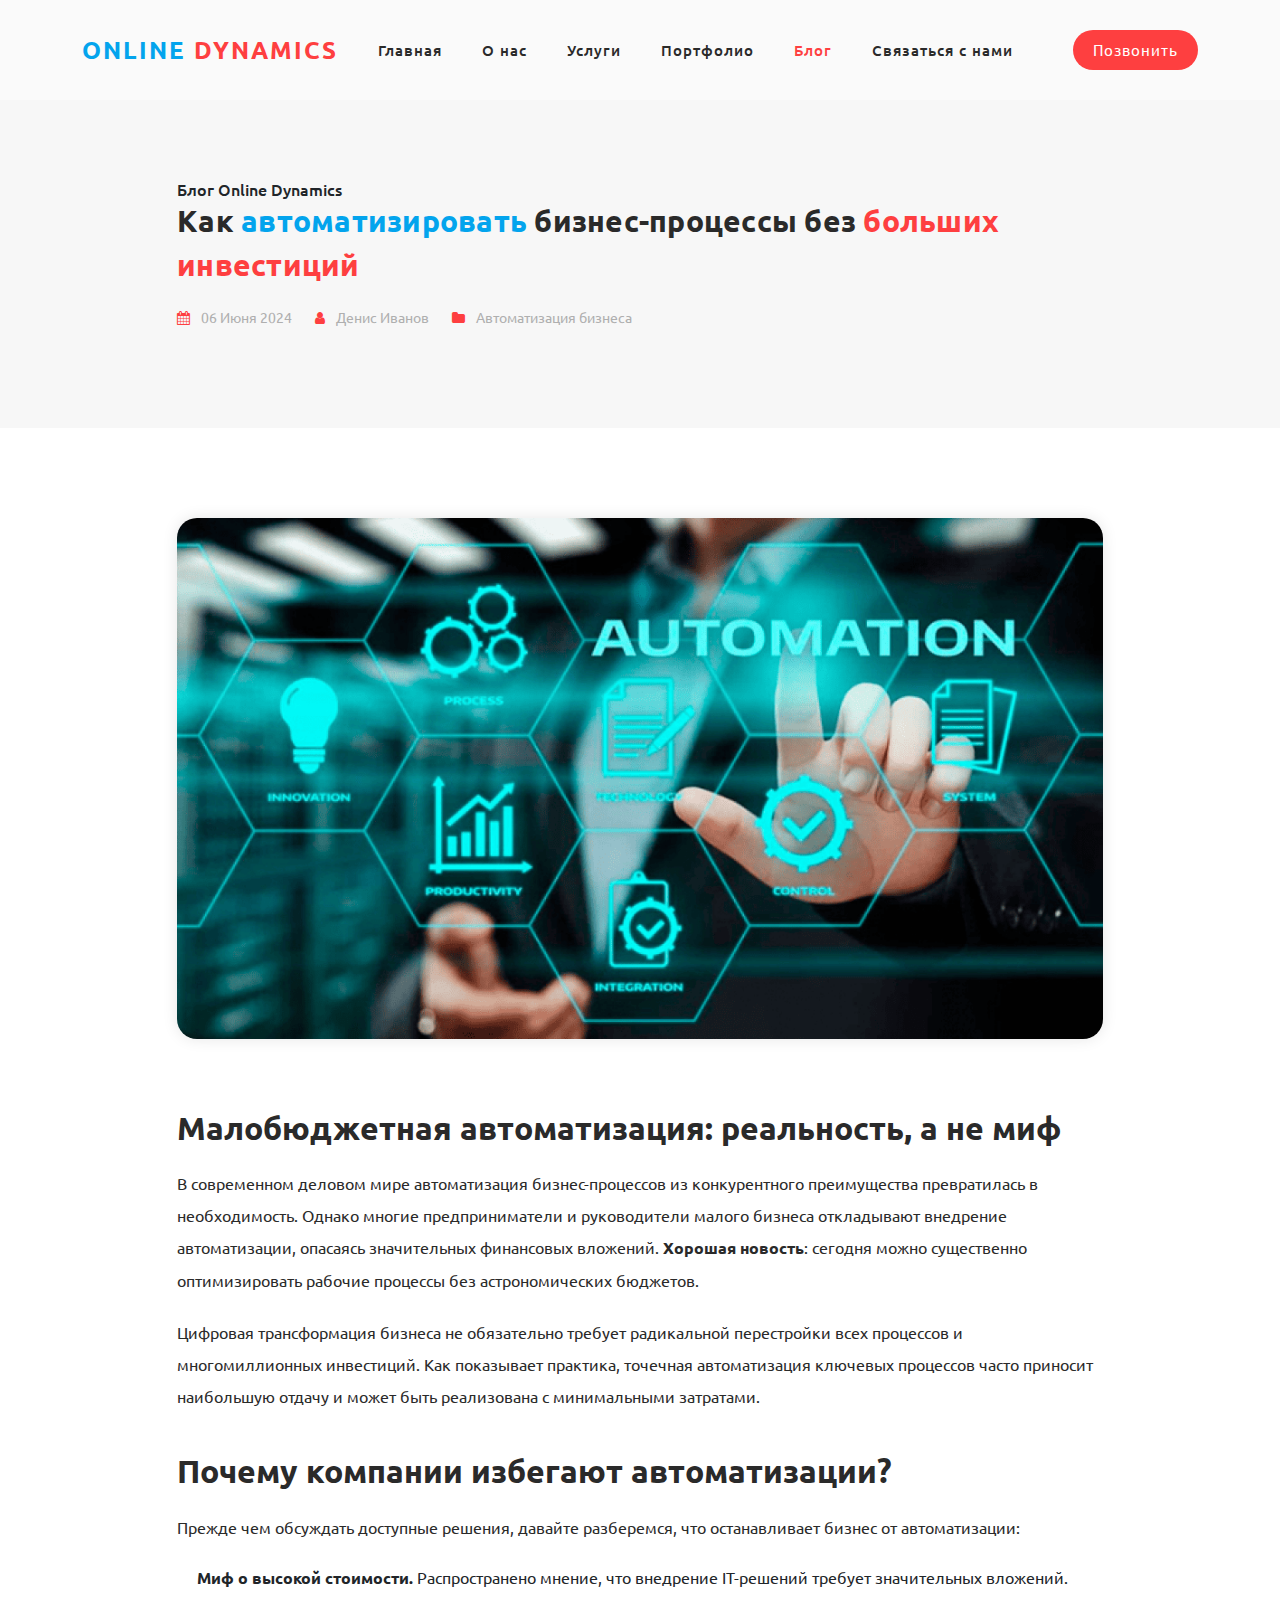
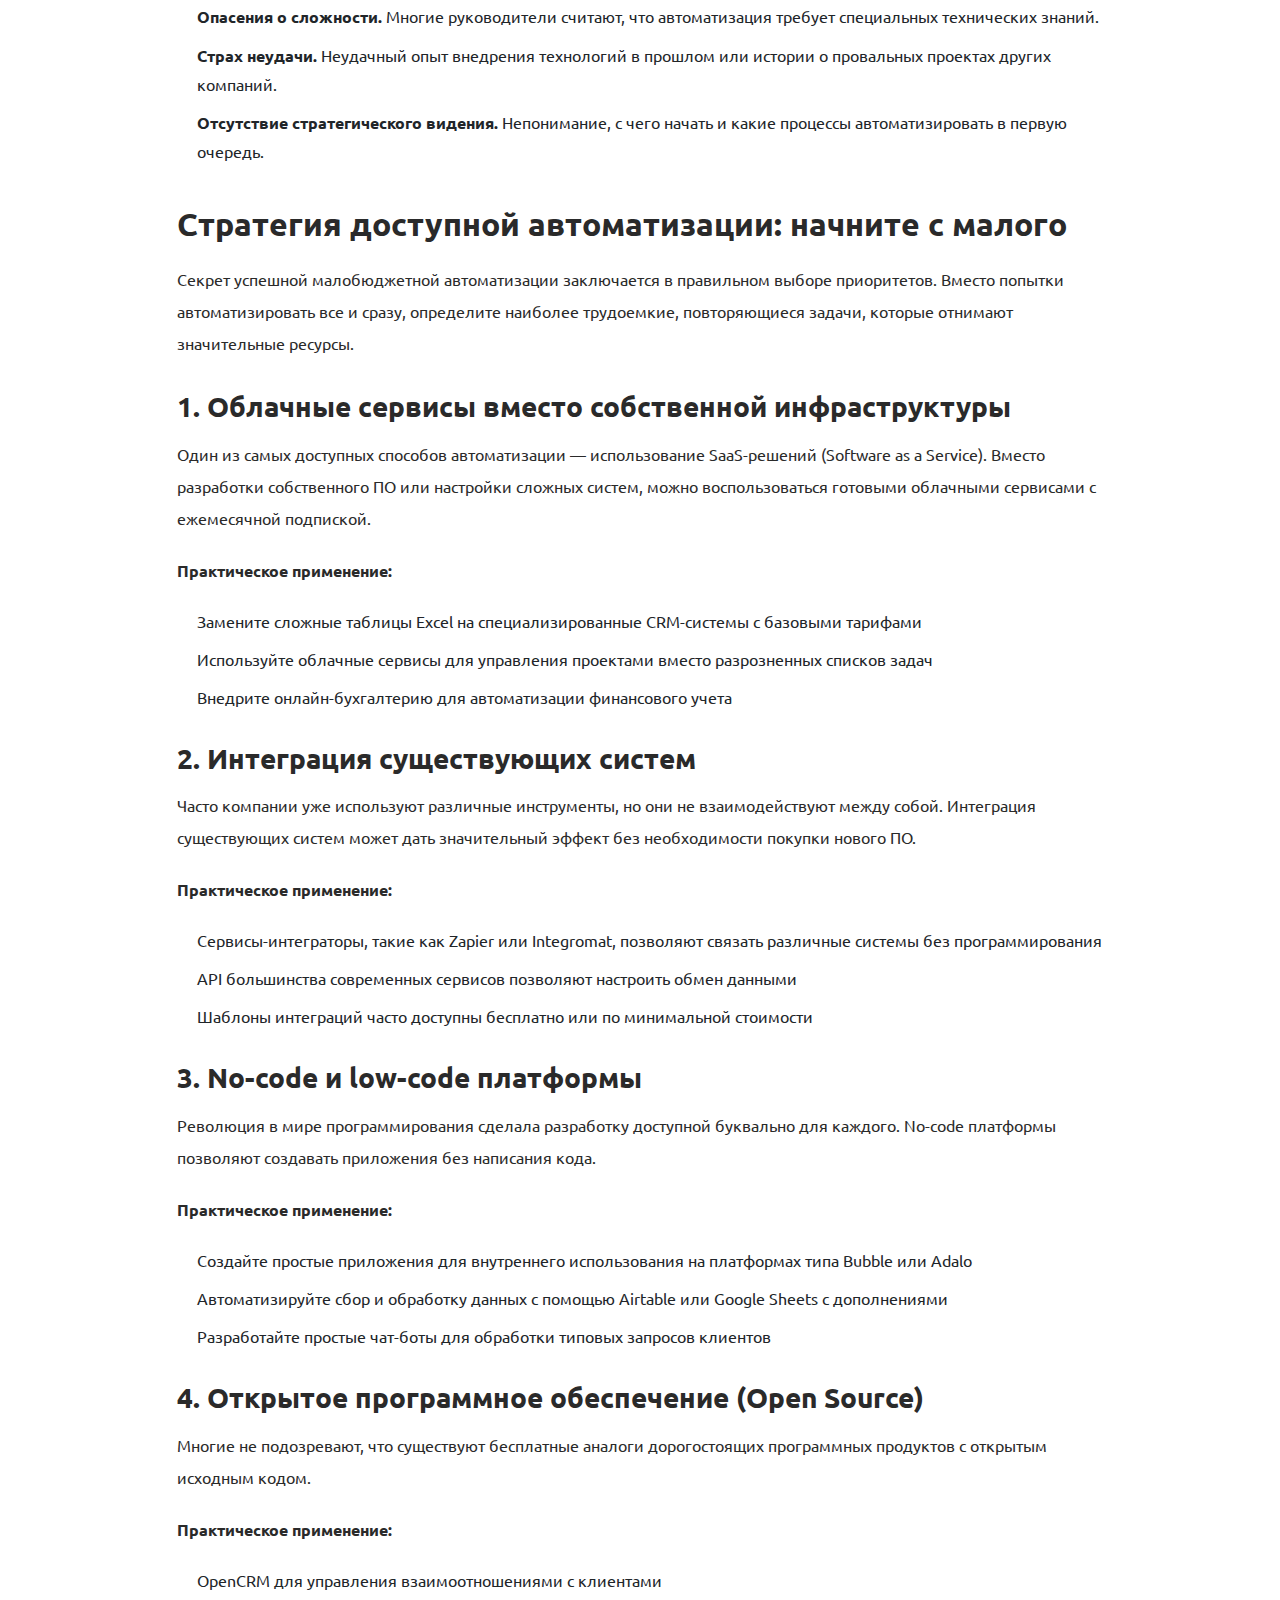
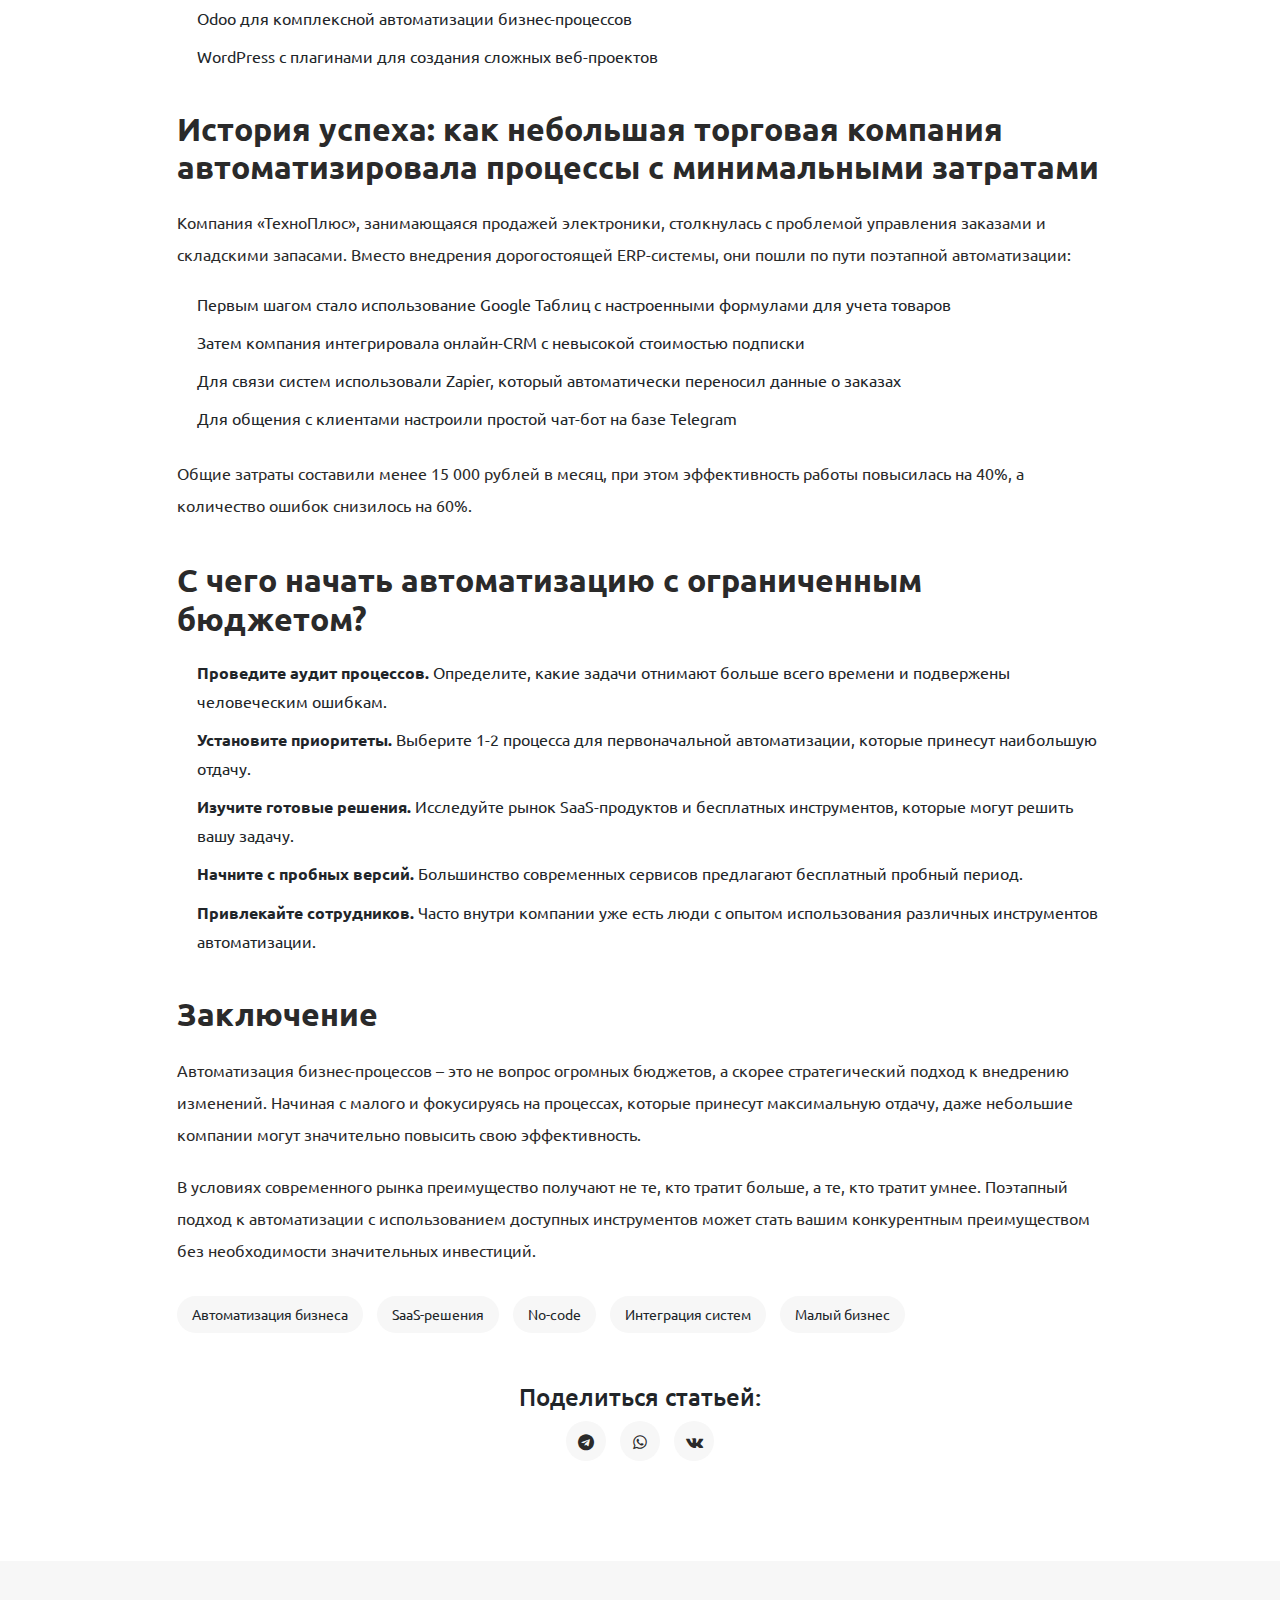
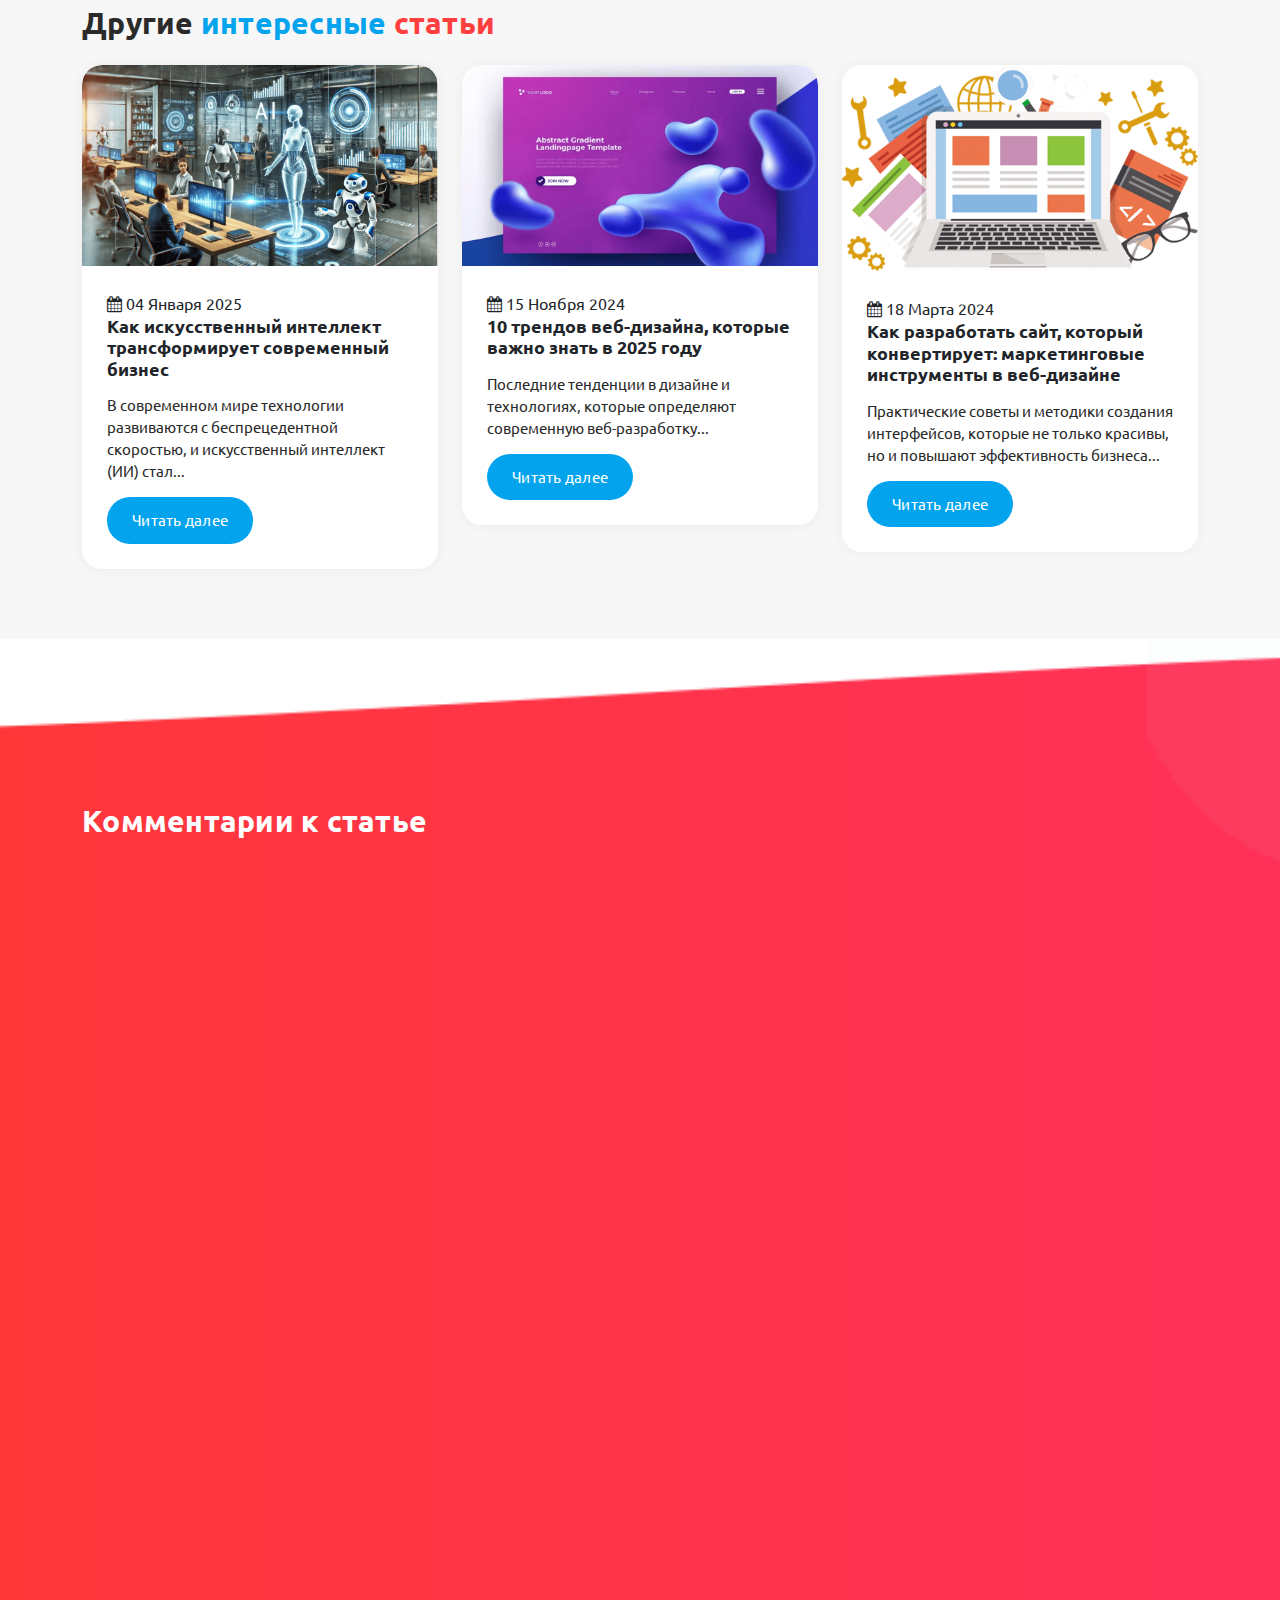
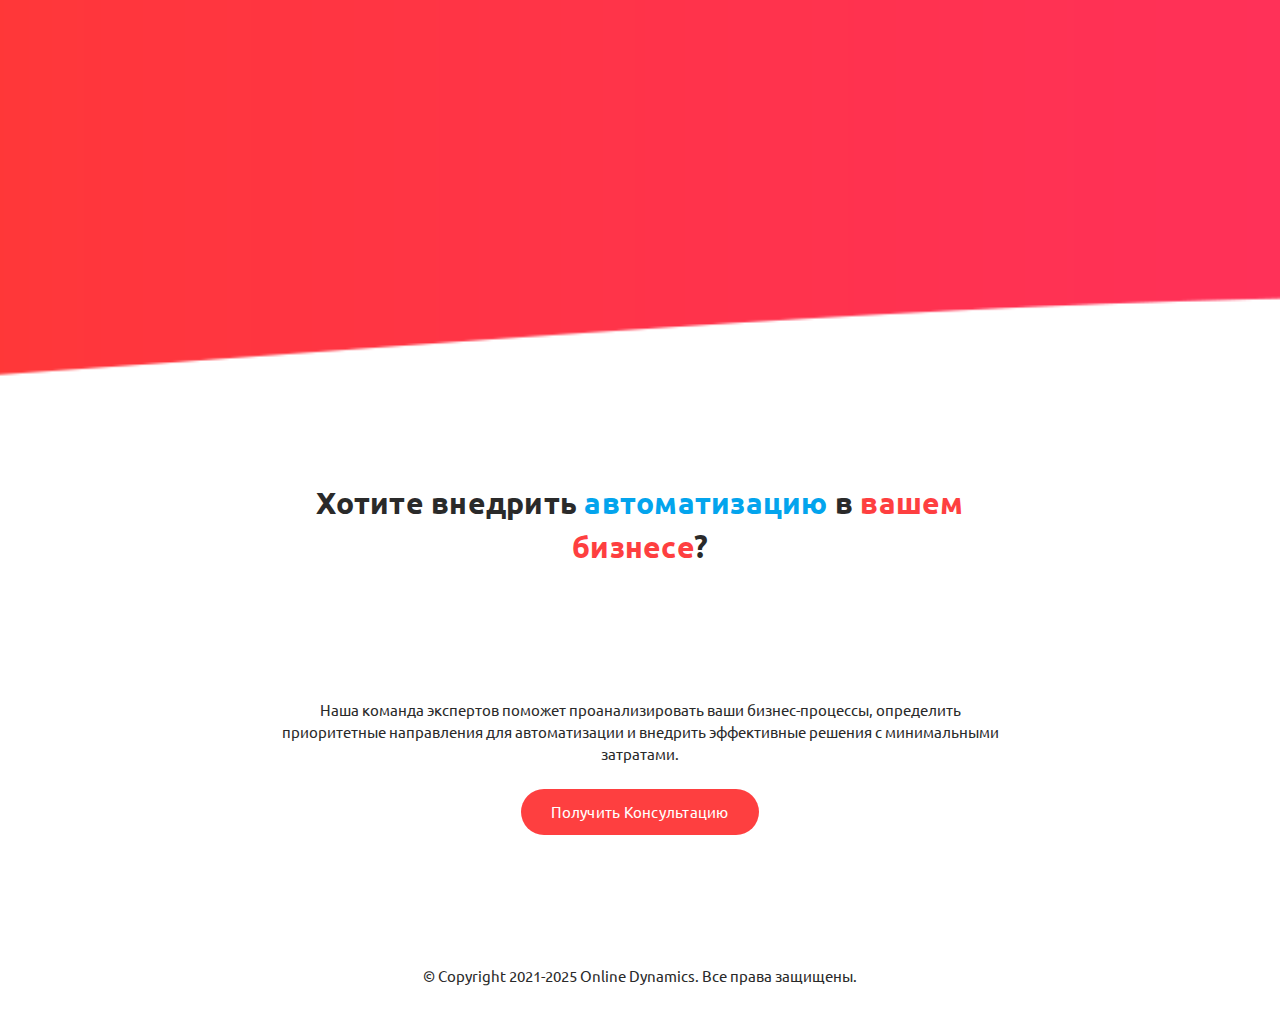
<file: pages/how-to-automate-business-processes.html>
<!DOCTYPE html>
<html lang="ru">
   <head>
      <meta charset="UTF-8">
      <meta name="viewport" content="width=device-width, initial-scale=1, shrink-to-fit=no">
      <meta name="keywords" content="Автоматизация бизнеса, малобюджетная автоматизация, IT-решения, облачные сервисы, интеграция систем, no-code платформы">
      <meta name="description"
         content="Как автоматизировать бизнес-процессы без больших инвестиций. Реальность, а не миф. Стратегия доступной автоматизации: начните с малого.">
      <meta name="author" content="Online Dynamics">
      <link rel="preconnect" href="https://fonts.gstatic.com">
      <link href="https://fonts.googleapis.com/css2?family=Ubuntu:wght@300;400;500;700&display=swap" rel="stylesheet">
      <title>Как автоматизировать бизнес-процессы без больших инвестиций - Блог Online Dynamics</title>
      <!-- Bootstrap core CSS -->
      <link href="../vendor/bootstrap/css/bootstrap.min.css" rel="stylesheet">
      <!-- Additional CSS Files -->
      <link rel="stylesheet" href="../assets/css/fontawesome.css">
      <link rel="stylesheet" href="../assets/css/main.css">
      <link rel="stylesheet" href="../assets/css/animated.css">
      <link rel="stylesheet" href="../assets/css/owl.css">
   </head>
   <body>
      <!-- ***** Preloader Start ***** -->
      <div id="js-preloader" class="js-preloader">
         <div class="preloader-inner">
            <span class="dot"></span>
            <div class="dots">
               <span></span>
               <span></span>
               <span></span>
            </div>
         </div>
      </div>
      <!-- ***** Preloader End ***** -->
      <!-- ***** Header Area Start ***** -->
      <header class="header-area header-sticky wow slideInDown" data-wow-duration="0.75s" data-wow-delay="0s">
         <div class="container">
            <div class="row">
               <div class="col-12">
                  <nav class="main-nav">
                     <!-- ***** Logo Start ***** -->
                     <a href="../index.html" class="logo">
                        <h4>Online <span>Dynamics</span></h4>
                     </a>
                     <!-- ***** Logo End ***** -->
                     <!-- ***** Menu Start ***** -->
                     <ul class="nav">
                        <li class="scroll-to-section"><a href="../index.html">Главная</a></li>
                        <li class="scroll-to-section"><a href="../index.html#about">О нас</a></li>
                        <li class="scroll-to-section"><a href="../index.html#services">Услуги</a></li>
                        <li class="scroll-to-section"><a href="../index.html#portfolio">Портфолио</a></li>
                        <li class="scroll-to-section"><a href="../index.html#blog" class="active">Блог</a></li>
                        <li class="scroll-to-section"><a href="../index.html#contact-us">Связаться с нами</a></li>
                        <li class="scroll-to-section">
                           <div class="main-red-button">
                              <a href="tel:79530105335">Позвонить</a>
                           </div>
                        </li>
                     </ul>
                     <a class='menu-trigger'>
                     <span>Menu</span>
                     </a>
                     <!-- ***** Menu End ***** -->
                  </nav>
               </div>
            </div>
         </div>
      </header>
      <!-- ***** Header Area End ***** -->
      <!-- ***** Article Banner Start ***** -->
      <div class="article-banner" id="top">
         <div class="container">
            <div class="row">
               <div class="col-lg-10 offset-lg-1">
                  <div class="section-heading">
                     <h6>Блог Online Dynamics</h6>
                     <h2>Как <em>автоматизировать</em> бизнес-процессы без <span>больших инвестиций</span></h2>
                     <div class="article-meta">
                        <span><i class="fa fa-calendar"></i> 06 Июня 2024</span>
                        <span><i class="fa fa-user"></i> Денис Иванов</span>
                        <span><i class="fa fa-folder"></i> Автоматизация бизнеса</span>
                     </div>
                  </div>
               </div>
            </div>
         </div>
      </div>
      <!-- ***** Article Banner End ***** -->
      <!-- ***** Article Content Start ***** -->
      <div class="article-content">
         <div class="container">
            <div class="row">
               <div class="col-lg-10 offset-lg-1">
                  <img src="../assets/images/pages/how-to-automate-business-processes.png" alt="Как автоматизировать бизнес-процессы без больших инвестиций">
                  <h2>Малобюджетная автоматизация: реальность, а не миф</h2>
                  <p>В современном деловом мире автоматизация бизнес-процессов из конкурентного преимущества превратилась
                     в необходимость. Однако многие предприниматели и руководители малого бизнеса откладывают внедрение
                     автоматизации, опасаясь значительных финансовых вложений. <strong>Хорошая новость</strong>: сегодня
                     можно существенно оптимизировать рабочие процессы без астрономических бюджетов.
                  </p>
                  <p>Цифровая трансформация бизнеса не обязательно требует радикальной перестройки всех процессов и
                     многомиллионных инвестиций. Как показывает практика, точечная автоматизация ключевых процессов часто
                     приносит наибольшую отдачу и может быть реализована с минимальными затратами.
                  </p>
                  <h2>Почему компании избегают автоматизации?</h2>
                  <p>Прежде чем обсуждать доступные решения, давайте разберемся, что останавливает бизнес от
                     автоматизации:
                  </p>
                  <ul>
                     <li><strong>Миф о высокой стоимости.</strong> Распространено мнение, что внедрение IT-решений
                        требует значительных вложений.
                     </li>
                     <li><strong>Опасения о сложности.</strong> Многие руководители считают, что автоматизация требует
                        специальных технических знаний.
                     </li>
                     <li><strong>Страх неудачи.</strong> Неудачный опыт внедрения технологий в прошлом или истории о
                        провальных проектах других компаний.
                     </li>
                     <li><strong>Отсутствие стратегического видения.</strong> Непонимание, с чего начать и какие процессы
                        автоматизировать в первую очередь.
                     </li>
                  </ul>
                  <h2>Стратегия доступной автоматизации: начните с малого</h2>
                  <p>Секрет успешной малобюджетной автоматизации заключается в правильном выборе приоритетов. Вместо
                     попытки автоматизировать все и сразу, определите наиболее трудоемкие, повторяющиеся задачи, которые
                     отнимают значительные ресурсы.
                  </p>
                  <h3>1. Облачные сервисы вместо собственной инфраструктуры</h3>
                  <p>Один из самых доступных способов автоматизации — использование SaaS-решений (Software as a Service).
                     Вместо разработки собственного ПО или настройки сложных систем, можно воспользоваться готовыми
                     облачными сервисами с ежемесячной подпиской.
                  </p>
                  <p><strong>Практическое применение:</strong></p>
                  <ul>
                     <li>Замените сложные таблицы Excel на специализированные CRM-системы с базовыми тарифами</li>
                     <li>Используйте облачные сервисы для управления проектами вместо разрозненных списков задач</li>
                     <li>Внедрите онлайн-бухгалтерию для автоматизации финансового учета</li>
                  </ul>
                  <h3>2. Интеграция существующих систем</h3>
                  <p>Часто компании уже используют различные инструменты, но они не взаимодействуют между собой.
                     Интеграция существующих систем может дать значительный эффект без необходимости покупки нового ПО.
                  </p>
                  <p><strong>Практическое применение:</strong></p>
                  <ul>
                     <li>Сервисы-интеграторы, такие как Zapier или Integromat, позволяют связать различные системы без
                        программирования
                     </li>
                     <li>API большинства современных сервисов позволяют настроить обмен данными</li>
                     <li>Шаблоны интеграций часто доступны бесплатно или по минимальной стоимости</li>
                  </ul>
                  <h3>3. No-code и low-code платформы</h3>
                  <p>Революция в мире программирования сделала разработку доступной буквально для каждого. No-code
                     платформы позволяют создавать приложения без написания кода.
                  </p>
                  <p><strong>Практическое применение:</strong></p>
                  <ul>
                     <li>Создайте простые приложения для внутреннего использования на платформах типа Bubble или Adalo
                     </li>
                     <li>Автоматизируйте сбор и обработку данных с помощью Airtable или Google Sheets с дополнениями</li>
                     <li>Разработайте простые чат-боты для обработки типовых запросов клиентов</li>
                  </ul>
                  <h3>4. Открытое программное обеспечение (Open Source)</h3>
                  <p>Многие не подозревают, что существуют бесплатные аналоги дорогостоящих программных продуктов с
                     открытым исходным кодом.
                  </p>
                  <p><strong>Практическое применение:</strong></p>
                  <ul>
                     <li>OpenCRM для управления взаимоотношениями с клиентами</li>
                     <li>Odoo для комплексной автоматизации бизнес-процессов</li>
                     <li>WordPress с плагинами для создания сложных веб-проектов</li>
                  </ul>
                  <h2>История успеха: как небольшая торговая компания автоматизировала процессы с минимальными затратами
                  </h2>
                  <p>Компания «ТехноПлюс», занимающаяся продажей электроники, столкнулась с проблемой управления заказами
                     и складскими запасами. Вместо внедрения дорогостоящей ERP-системы, они пошли по пути поэтапной
                     автоматизации:
                  </p>
                  <ol>
                     <li>Первым шагом стало использование Google Таблиц с настроенными формулами для учета товаров</li>
                     <li>Затем компания интегрировала онлайн-CRM с невысокой стоимостью подписки</li>
                     <li>Для связи систем использовали Zapier, который автоматически переносил данные о заказах</li>
                     <li>Для общения с клиентами настроили простой чат-бот на базе Telegram</li>
                  </ol>
                  <p>Общие затраты составили менее 15 000 рублей в месяц, при этом эффективность работы повысилась на 40%,
                     а количество ошибок снизилось на 60%.
                  </p>
                  <h2>С чего начать автоматизацию с ограниченным бюджетом?</h2>
                  <ol>
                     <li><strong>Проведите аудит процессов.</strong> Определите, какие задачи отнимают больше всего
                        времени и подвержены человеческим ошибкам.
                     </li>
                     <li><strong>Установите приоритеты.</strong> Выберите 1-2 процесса для первоначальной автоматизации,
                        которые принесут наибольшую отдачу.
                     </li>
                     <li><strong>Изучите готовые решения.</strong> Исследуйте рынок SaaS-продуктов и бесплатных
                        инструментов, которые могут решить вашу задачу.
                     </li>
                     <li><strong>Начните с пробных версий.</strong> Большинство современных сервисов предлагают
                        бесплатный пробный период.
                     </li>
                     <li><strong>Привлекайте сотрудников.</strong> Часто внутри компании уже есть люди с опытом
                        использования различных инструментов автоматизации.
                     </li>
                  </ol>
                  <h2>Заключение</h2>
                  <p>Автоматизация бизнес-процессов – это не вопрос огромных бюджетов, а скорее стратегический подход к
                     внедрению изменений. Начиная с малого и фокусируясь на процессах, которые принесут максимальную
                     отдачу, даже небольшие компании могут значительно повысить свою эффективность.
                  </p>
                  <p>В условиях современного рынка преимущество получают не те, кто тратит больше, а те, кто тратит умнее.
                     Поэтапный подход к автоматизации с использованием доступных инструментов может стать вашим
                     конкурентным преимуществом без необходимости значительных инвестиций.
                  </p>
                  <div class="article-tags">
                     <span>Автоматизация бизнеса</span>
                     <span>SaaS-решения</span>
                     <span>No-code</span>
                     <span>Интеграция систем</span>
                     <span>Малый бизнес</span>
                  </div>
                  <div class="article-share">
                     <h4>Поделиться статьей:</h4>
                     <a href="#"><i class="fa fa-telegram"></i></a>
                     <a href="#"><i class="fa fa-whatsapp"></i></a>
                     <a href="#"><i class="fa fa-vk"></i></a>
                  </div>
               </div>
            </div>
         </div>
      </div>
      <!-- ***** Article Content End ***** -->
      <!-- ***** Related Articles Start ***** -->
      <div class="related-articles">
         <div class="container">
            <div class="row">
               <div class="col-lg-12">
                  <div class="section-heading">
                     <h2>Другие <em>интересные</em> <span>статьи</span></h2>
                  </div>
               </div>
            </div>
            <div class="row">
               <div class="col-lg-4">
                  <div class="item">
                     <img src="../assets/images/pages/how-ai-transform-business.png" alt="Как искусственный интеллект трансформирует современный бизнес">
                     <div class="content">
                        <span><i class="fa fa-calendar"></i> 04 Января 2025</span>
                        <h4>Как искусственный интеллект трансформирует современный бизнес</h4>
                        <p>В современном мире технологии развиваются с беспрецедентной скоростью, и искусственный интеллект
                           (ИИ) стал...</p>
                        <div class="main-blue-button">
                           <a href="../pages/how-ai-transform-business.html">Читать далее</a>
                        </div>
                     </div>
                  </div>
               </div>
               <div class="col-lg-4">
                  <div class="item">
                     <img src="../assets/images/pages/10-web-design-trends-in-2025.png" alt="10 трендов веб-дизайна, которые важно знать в 2025 году">
                     <div class="content">
                        <span><i class="fa fa-calendar"></i> 15 Ноября 2024</span>
                        <h4>10 трендов веб-дизайна, которые важно знать в 2025 году</h4>
                        <p>Последние тенденции в дизайне и технологиях, которые определяют современную веб-разработку...</p>
                        <div class="main-blue-button">
                           <a href="../pages/10-web-design-trends-in-2025.html">Читать далее</a>
                        </div>
                     </div>
                  </div>
               </div>
               <div class="col-lg-4">
                  <div class="item">
                     <img src="../assets/images/pages/how-to-build-a-website-that-converts.png" alt="Как разработать сайт, который конвертирует">
                     <div class="content">
                        <span><i class="fa fa-calendar"></i> 18 Марта 2024</span>
                        <h4>Как разработать сайт, который конвертирует: маркетинговые инструменты в веб-дизайне</h4>
                        <p>Практические советы и методики создания интерфейсов, которые не только красивы, но и повышают
                           эффективность бизнеса...</p>
                        <div class="main-blue-button">
                           <a href="../pages/how-to-build-a-website-that-converts.html">Читать далее</a>
                        </div>
                     </div>
                  </div>
               </div>
            </div>
         </div>
      </div>
      <!-- ***** Related Articles End ***** -->
      <!-- ***** Comments Section Start ***** -->
      <div class="contact-us section" id="comments">
         <div class="container">
            <div class="row">
               <div class="col-lg-12">
                  <div class="section-heading">
                     <h2>Комментарии к <em>статье</em></h2>
                  </div>
               </div>
               <!-- Существующие комментарии -->
               <div class="col-lg-12 wow fadeInUp" data-wow-duration="0.5s" data-wow-delay="0.25s">
                  <div class="comment-list">
                     <div class="comment">
                        <div class="author-thumb">
                           <img src="../assets/images/commentators/m-sergeev.jpg" alt="Михаил Сергеев">
                        </div>
                        <div class="comment-content">
                           <h4>Михаил Сергеев <span>20 мая 2024</span></h4>
                           <p>Спасибо за статью! Долго думал, что автоматизация - это что-то очень дорогое и
                              недоступное для малого бизнеса. Попробовал интеграцию через Zapier и действительно
                              удалось сэкономить много времени на рутинных задачах.
                           </p>
                           <a href="#comment-form" class="reply-button">Ответить</a>
                        </div>
                     </div>
                     <div class="comment reply">
                        <div class="author-thumb">
                           <img src="../assets/images/commentators/d-ivanov.jpg" alt="Денис Иванов (Online Dynamics)">
                        </div>
                        <div class="comment-content">
                           <h4>Денис Иванов <span>20 мая 2024</span></h4>
                           <p>Михаил, рад что информация оказалась полезной! Какие именно сервисы вы интегрировали
                              через Zapier? Возможно, ваш опыт будет полезен и другим читателям.
                           </p>
                           <a href="#comment-form" class="reply-button">Ответить</a>
                        </div>
                     </div>
                     <div class="comment">
                        <div class="author-thumb">
                           <img src="../assets/images/commentators/e-vasilieva.jpg" alt="Елена Васильева">
                        </div>
                        <div class="comment-content">
                           <h4>Елена Васильева <span>19 мая 2024</span></h4>
                           <p>А можно поподробнее про No-code платформы? Какие еще есть варианты помимо упомянутых
                              Bubble и Adalo? Сейчас выбираю решение для своего интернет-магазина.
                           </p>
                           <a href="#comment-form" class="reply-button">Ответить</a>
                        </div>
                     </div>
                  </div>
               </div>
               <!-- Форма комментария -->
               <div class="col-lg-12 wow fadeInRight" data-wow-duration="0.5s" data-wow-delay="0.25s" id="comment-form">
                  <form id="contact" method="post">
                     <div class="row">
                        <div class="col-lg-12">
                           <div class="section-heading">
                              <h4>Оставьте комментарий</h4>
                           </div>
                        </div>
                        <div class="col-lg-6">
                           <fieldset>
                              <input type="text" name="name" id="name" placeholder="Имя" autocomplete="on" required>
                           </fieldset>
                        </div>
                        <div class="col-lg-6">
                           <fieldset>
                              <input type="email" name="email" id="email" pattern="[^ @]*@[^ @]*" placeholder="Email"
                                 required="">
                           </fieldset>
                        </div>
                        <div class="col-lg-12">
                           <fieldset>
                              <textarea name="message" class="form-control" id="message"
                                 placeholder="Ваш комментарий" required=""></textarea>
                           </fieldset>
                        </div>
                        <div class="col-lg-12">
                           <fieldset>
                              <button type="submit" id="form-submit" class="main-button">Отправить
                              комментарий</button>
                           </fieldset>
                        </div>
                     </div>
                  </form>
               </div>
            </div>
         </div>
      </div>
      <!-- ***** Comments Section End ***** -->
      <!-- ***** Call to Action Section Start ***** -->
      <div class="our-portfolio section">
         <div class="container">
            <div class="row">
               <div class="col-lg-8 offset-lg-2">
                  <div class="section-heading text-center">
                     <h2>Хотите внедрить <em>автоматизацию</em> в <span>вашем бизнесе</span>?</h2>
                     <p>Наша команда экспертов поможет проанализировать ваши бизнес-процессы, определить приоритетные
                        направления для автоматизации и внедрить эффективные решения с минимальными затратами.</p>
                     <div class="main-red-button-hover mt-4">
                        <a href="../index.html#contact-us">Получить консультацию</a>
                     </div>
                  </div>
               </div>
            </div>
         </div>
      </div>
      <!-- ***** Call to Action Section End ***** -->
      <footer>
         <div class="container">
            <div class="row">
               <div class="col-lg-12 copyright">
                  <p>© Copyright 2021-2025 Online Dynamics. Все права защищены.</p>
               </div>
            </div>
         </div>
      </footer>
      <!-- Scripts -->
      <script src="../vendor/jquery/jquery.min.js"></script>
      <script src="../vendor/bootstrap/js/bootstrap.bundle.min.js"></script>
      <script src="../assets/js/owl-carousel.js"></script>
      <script src="../assets/js/animation.js"></script>
      <script src="../assets/js/imagesloaded.js"></script>
      <script src="../assets/js/main.js"></script>
      <!-- Дополнительный скрипт для страницы блога -->
      <script>
         $(document).ready(function () {
             // Плавная прокрутка для всех внутренних ссылок
             $('a[href^="#"]').on('click', function (e) {
                 var target = this.hash;
                 var $target = $(target);
         
                 $('html, body').stop().animate({
                     'scrollTop': $target.offset().top - 70
                 }, 500, 'swing');
             });
         
             // Кнопка "Ответить" на комментарии
             $('.reply-button').on('click', function (e) {
                 e.preventDefault();
         
                 // Прокрутка к форме комментария
                 $('html, body').stop().animate({
                     'scrollTop': $('#comment-form').offset().top - 100
                 }, 500, 'swing');
         
                 // Установка фокуса на поле комментария
                 $('#name').focus();
             });
         });
      </script>
   </body>
</html>
</file>
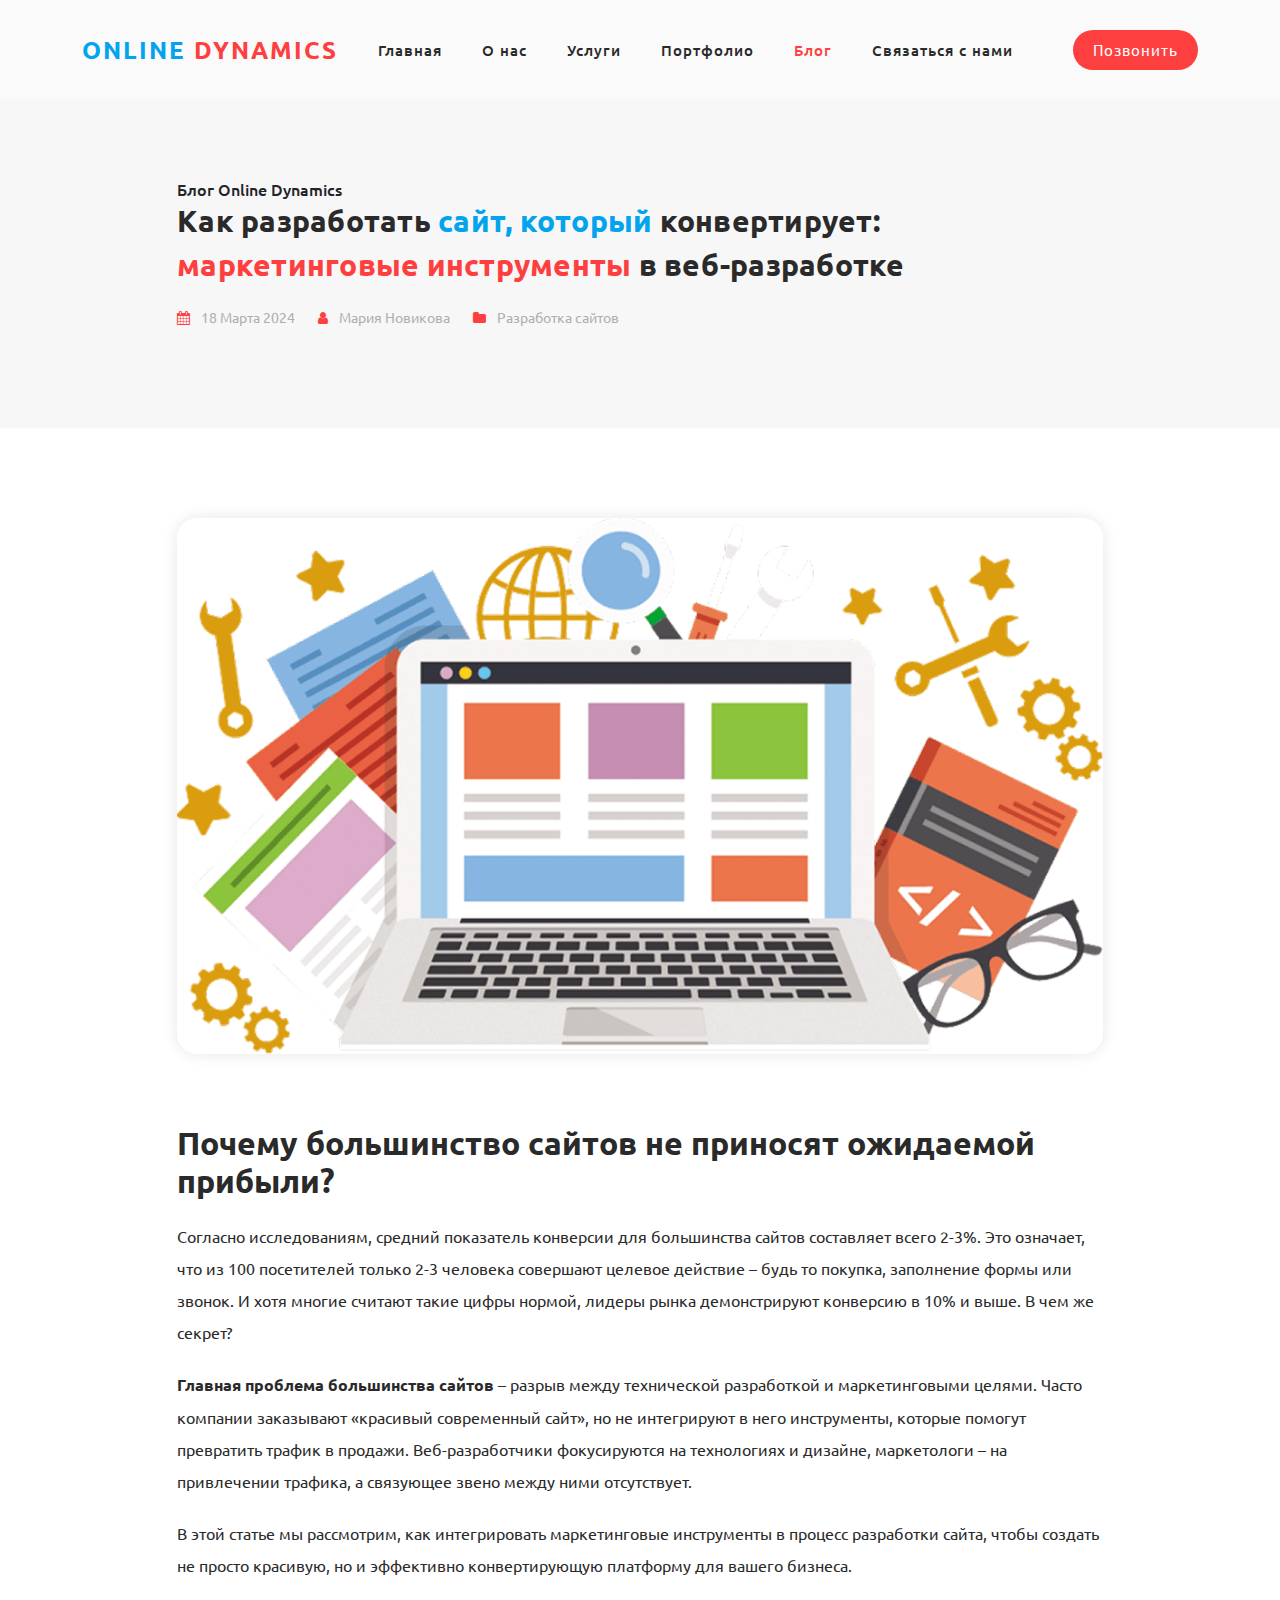
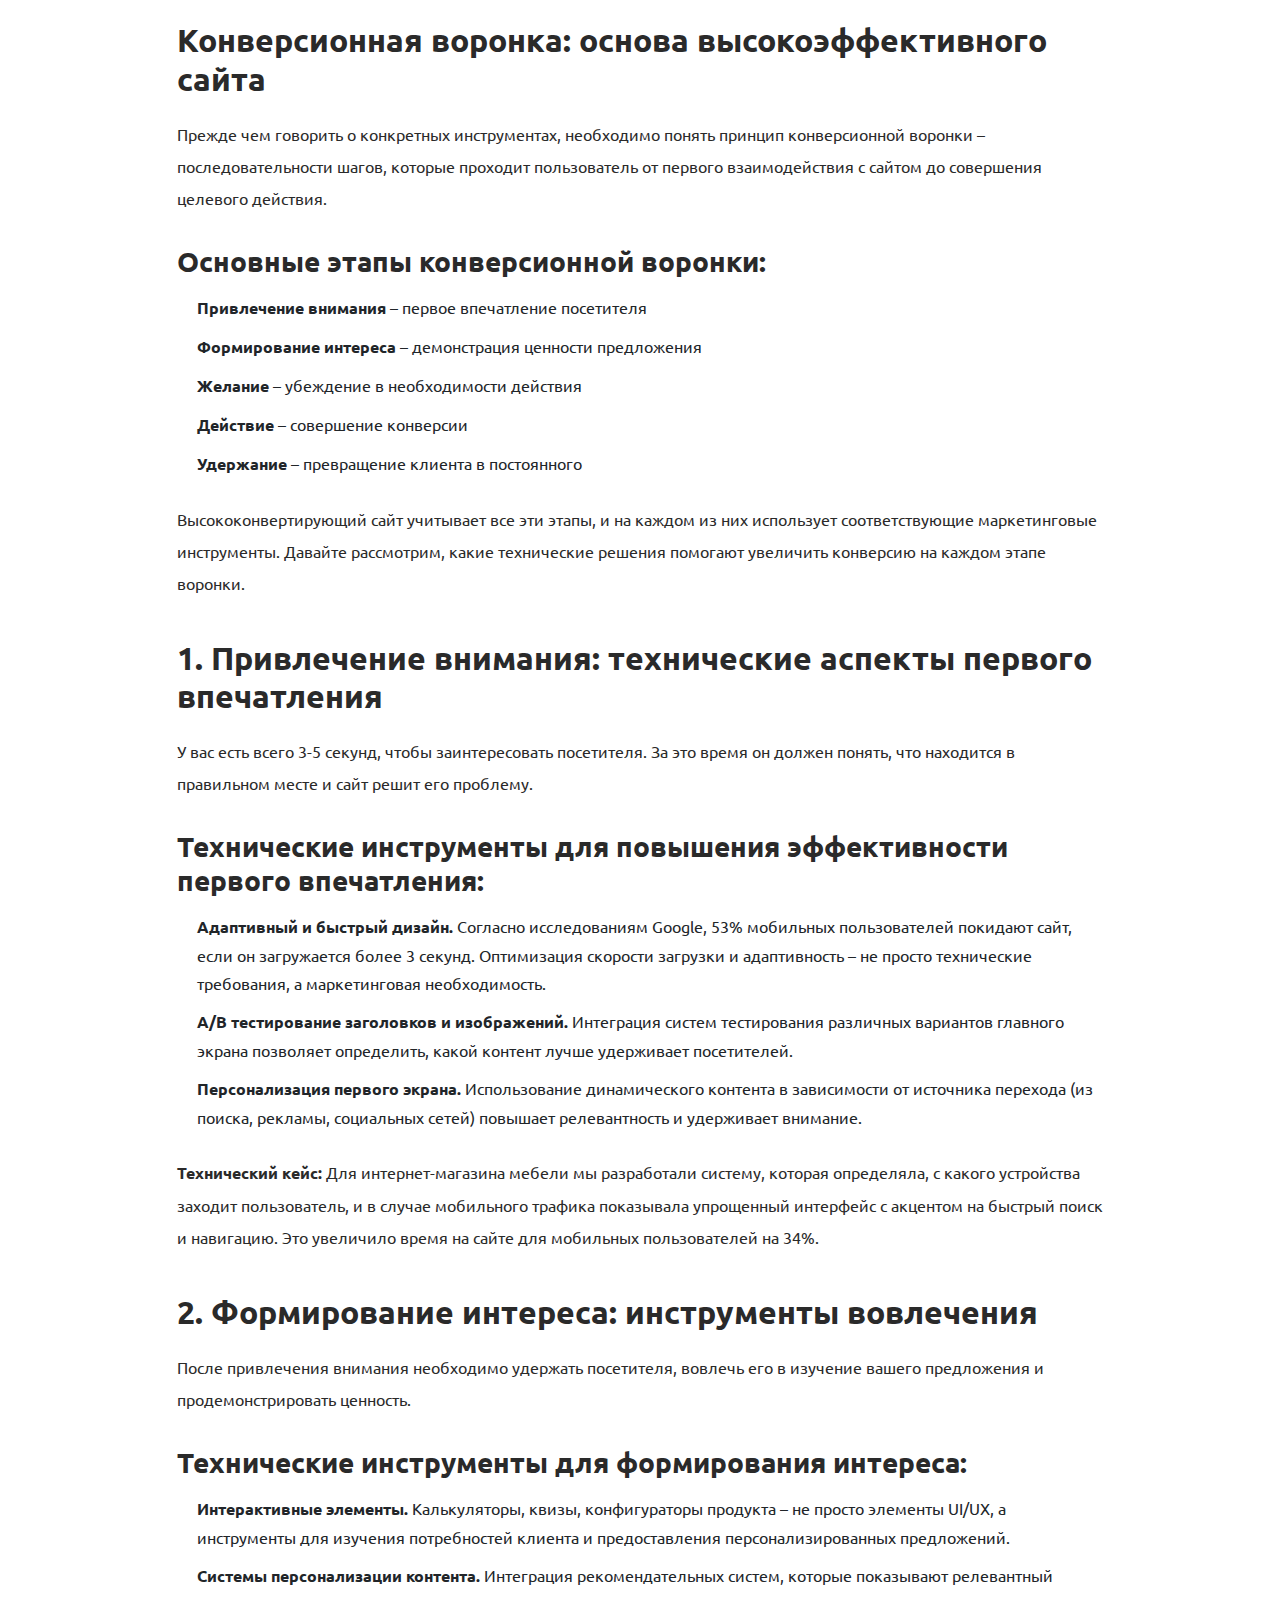
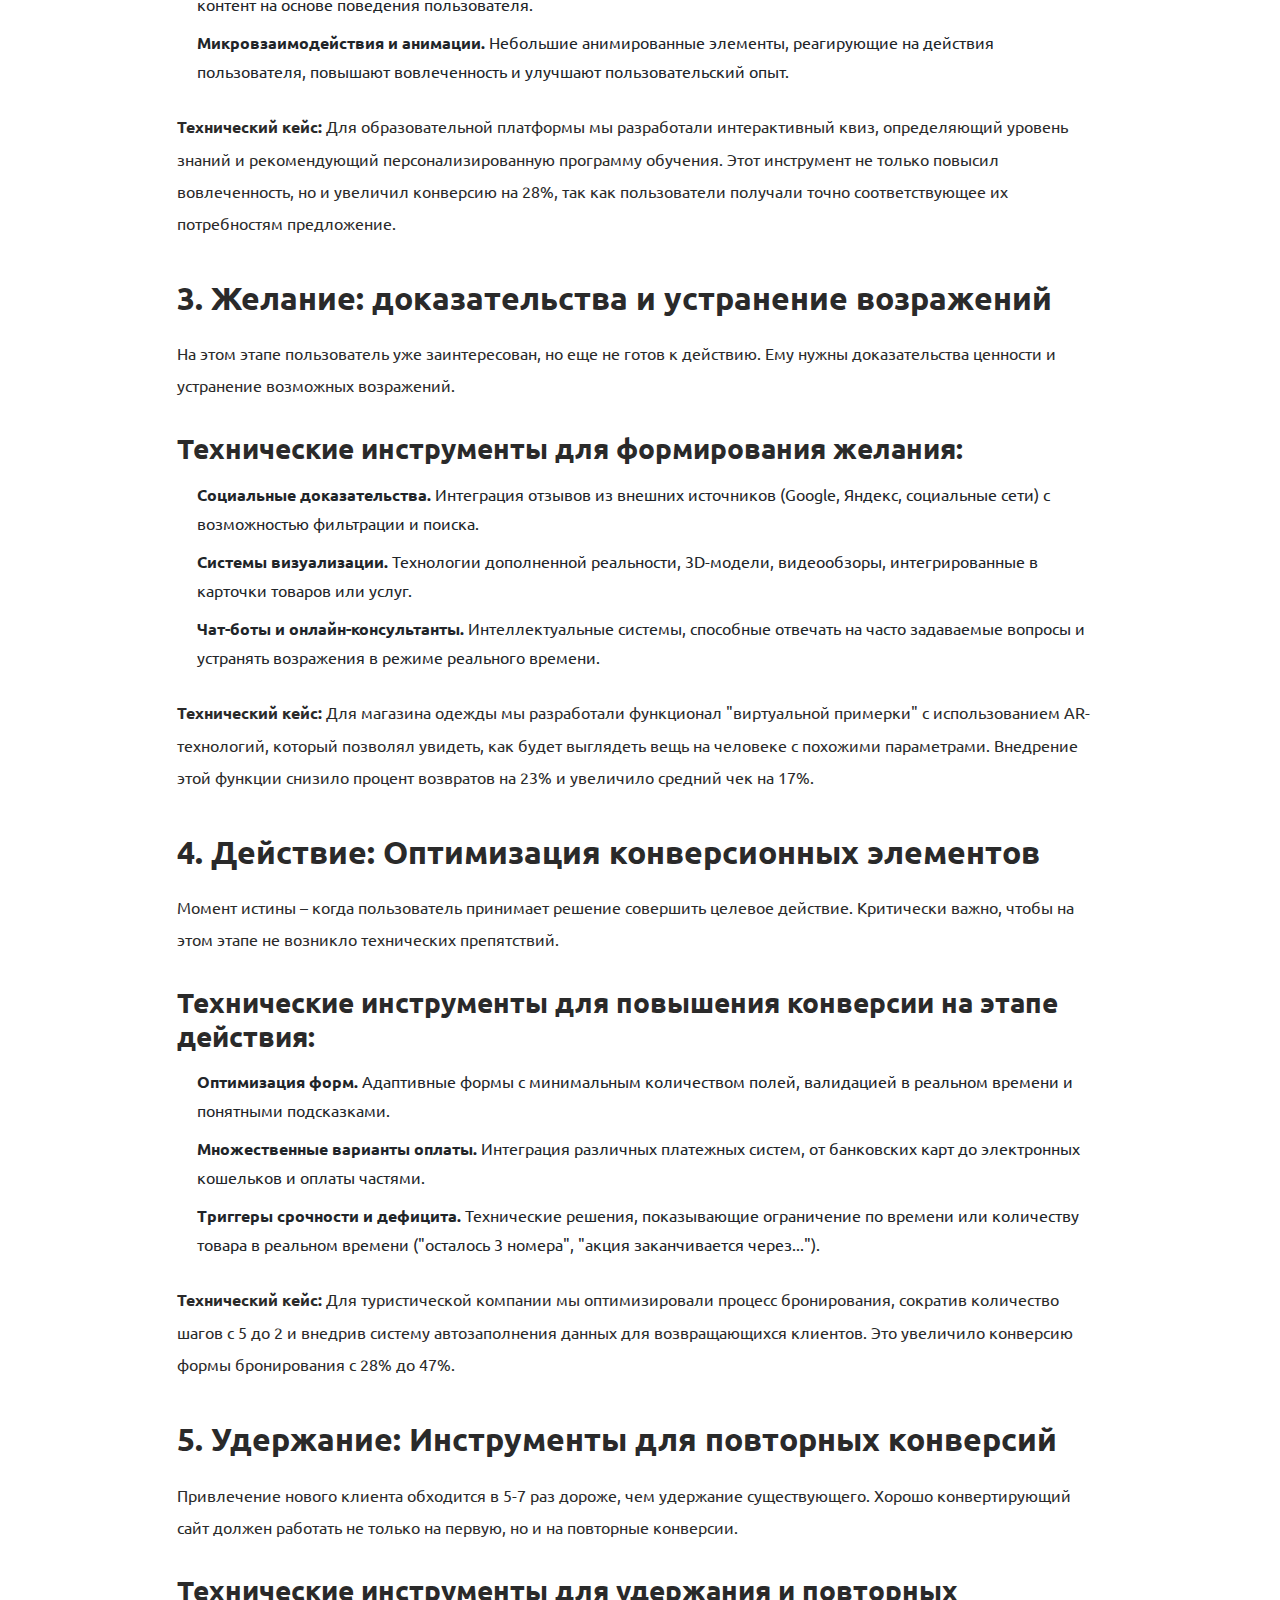
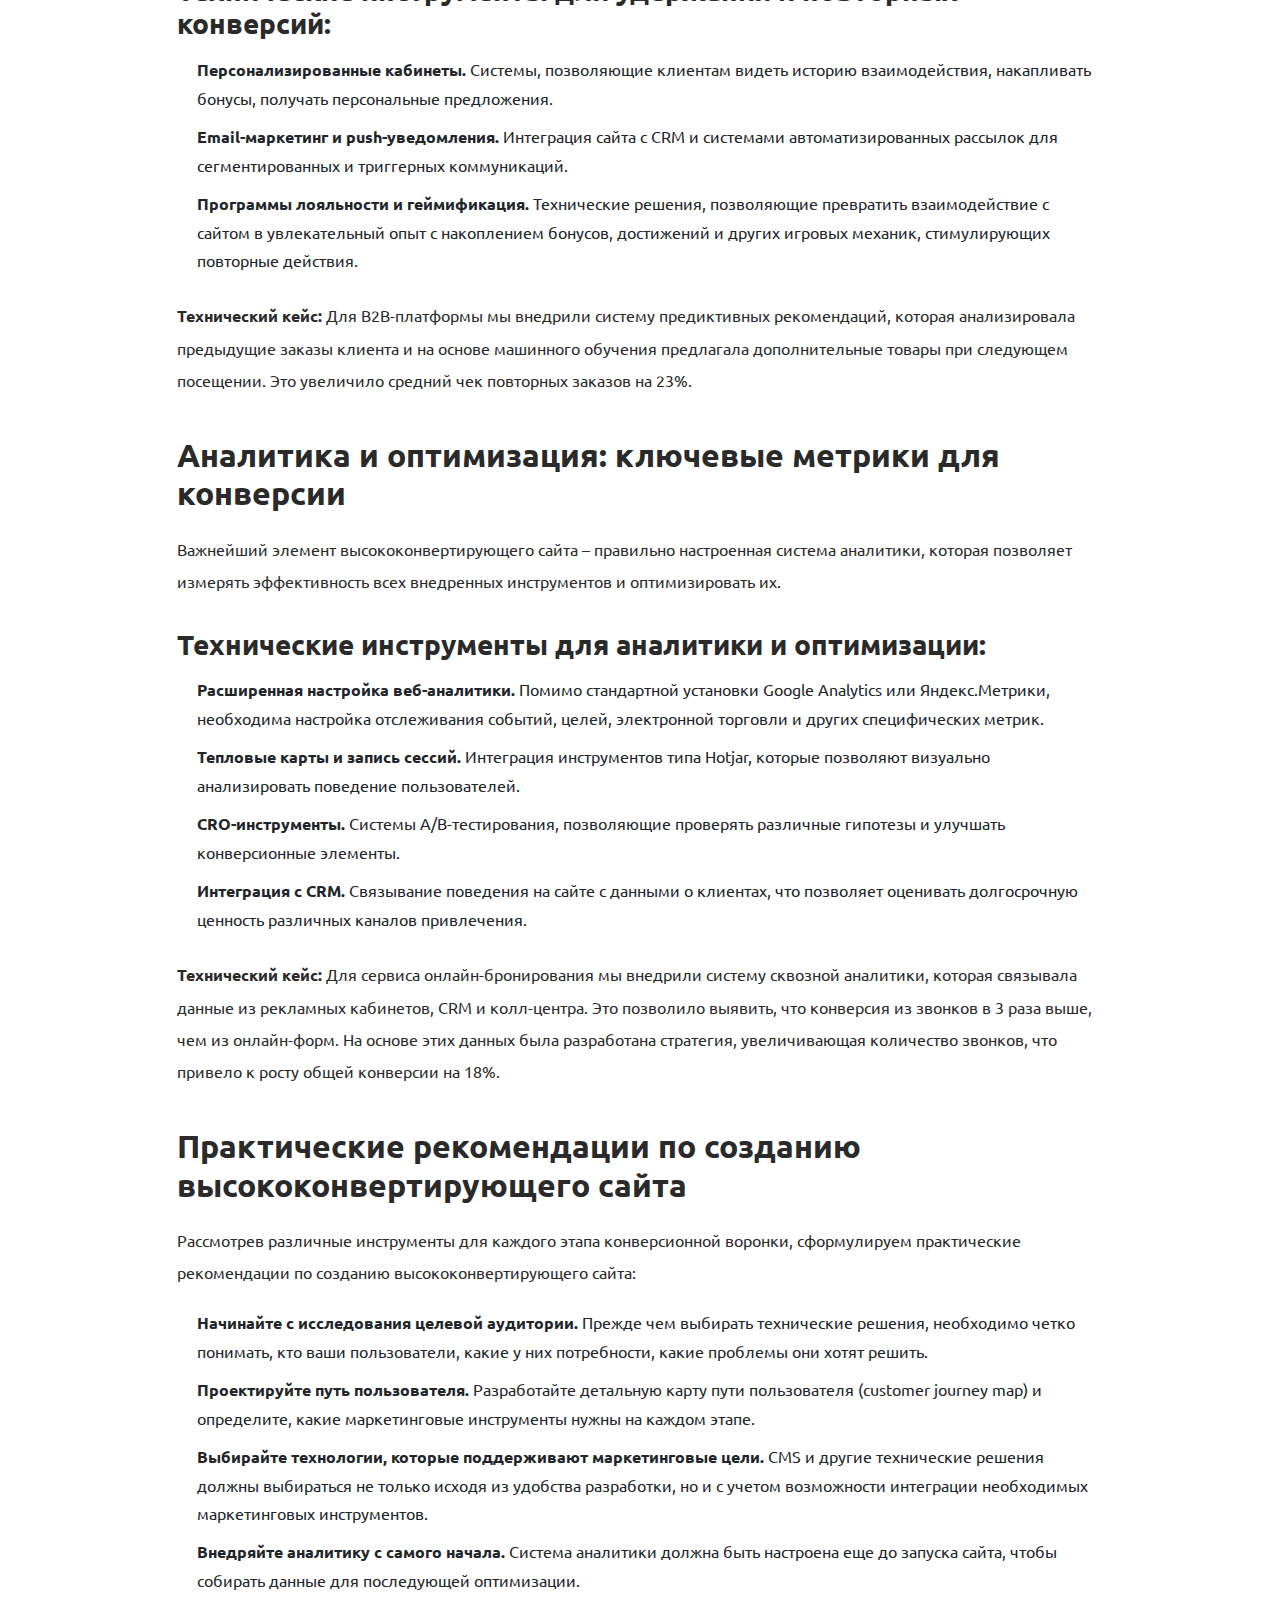
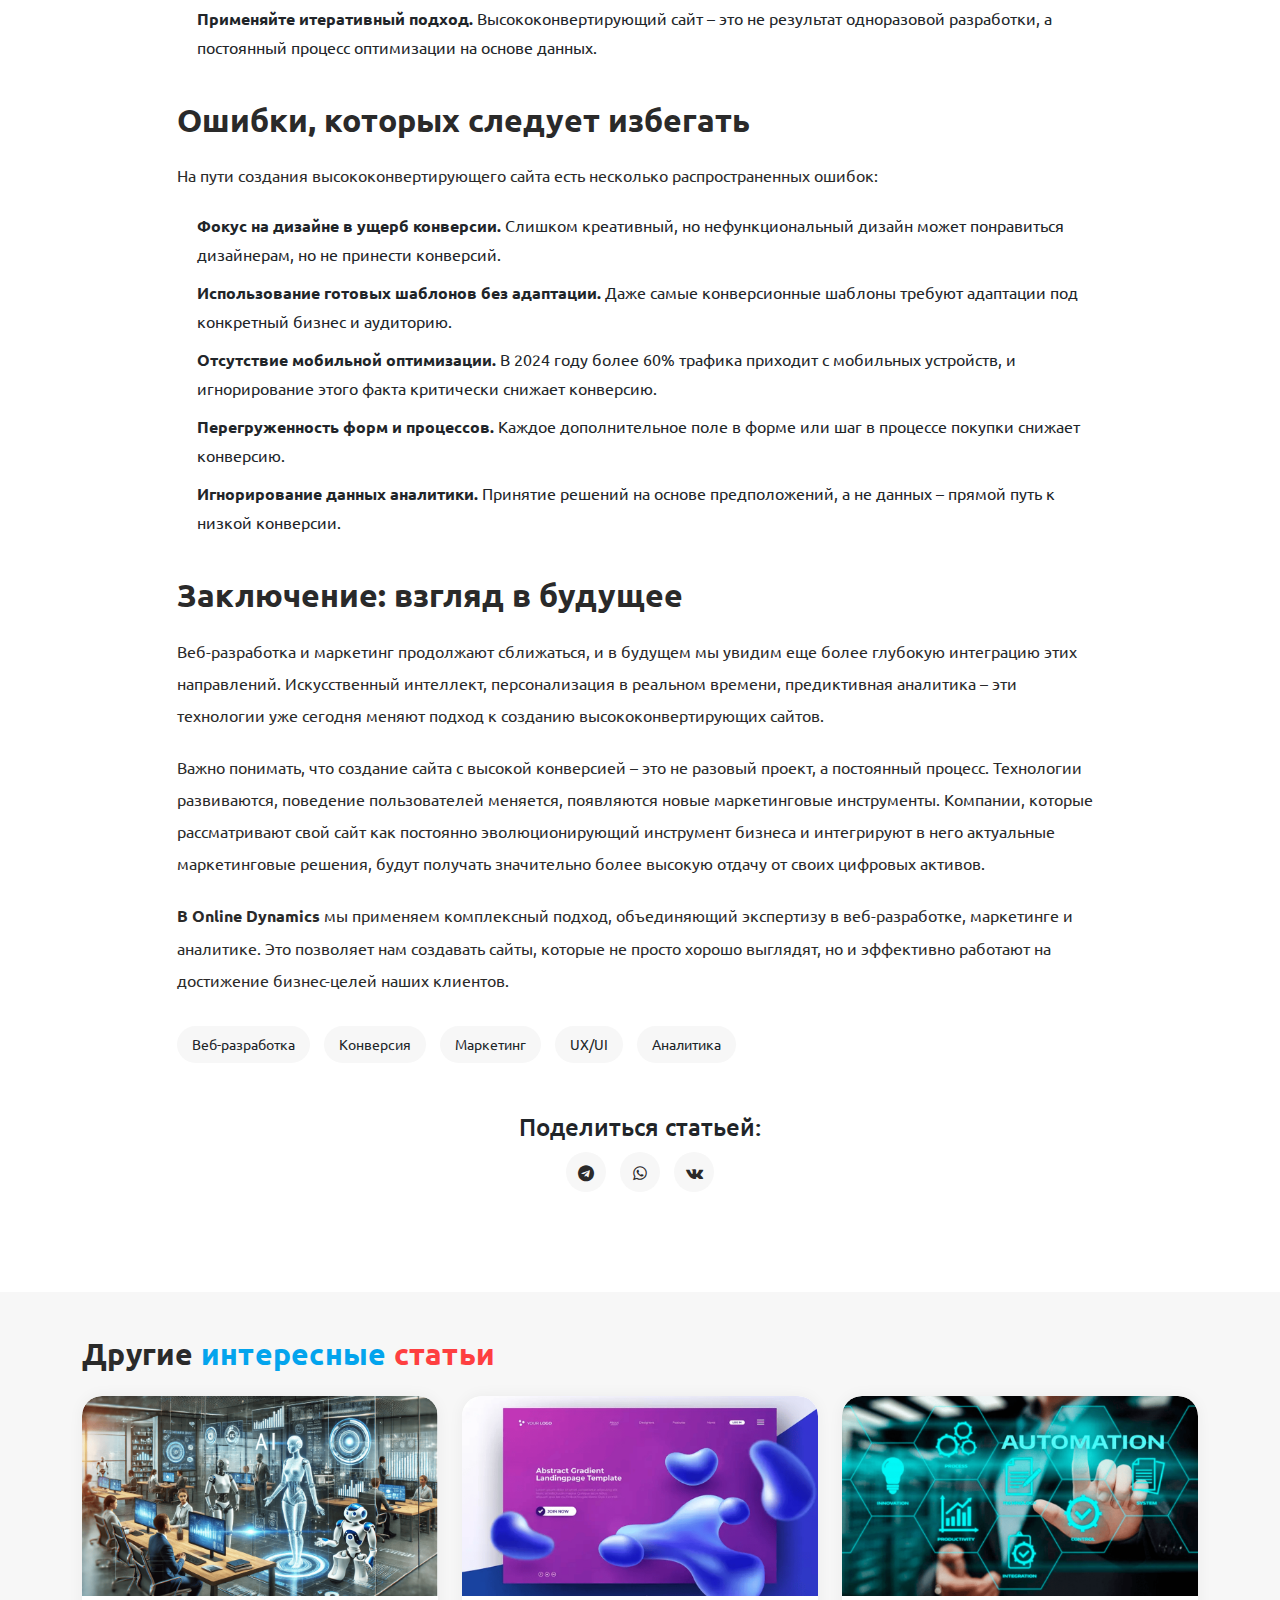
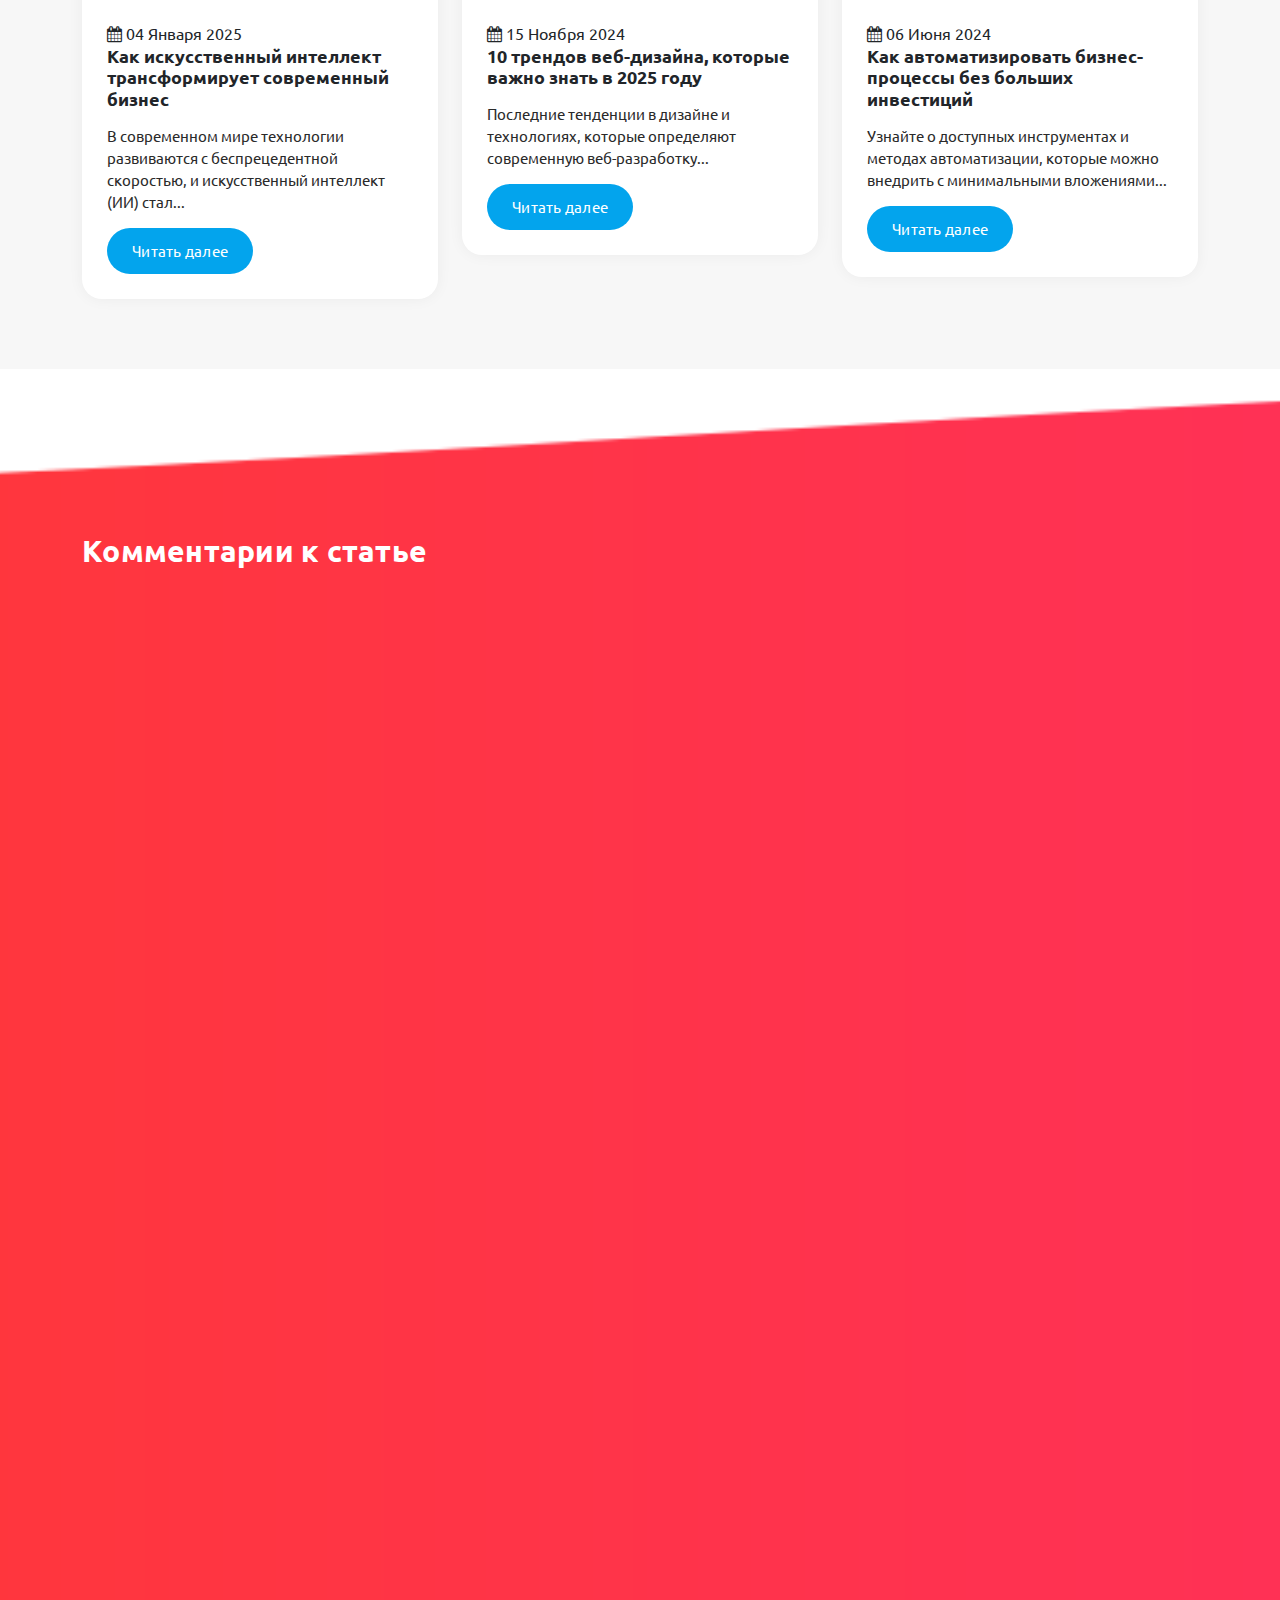
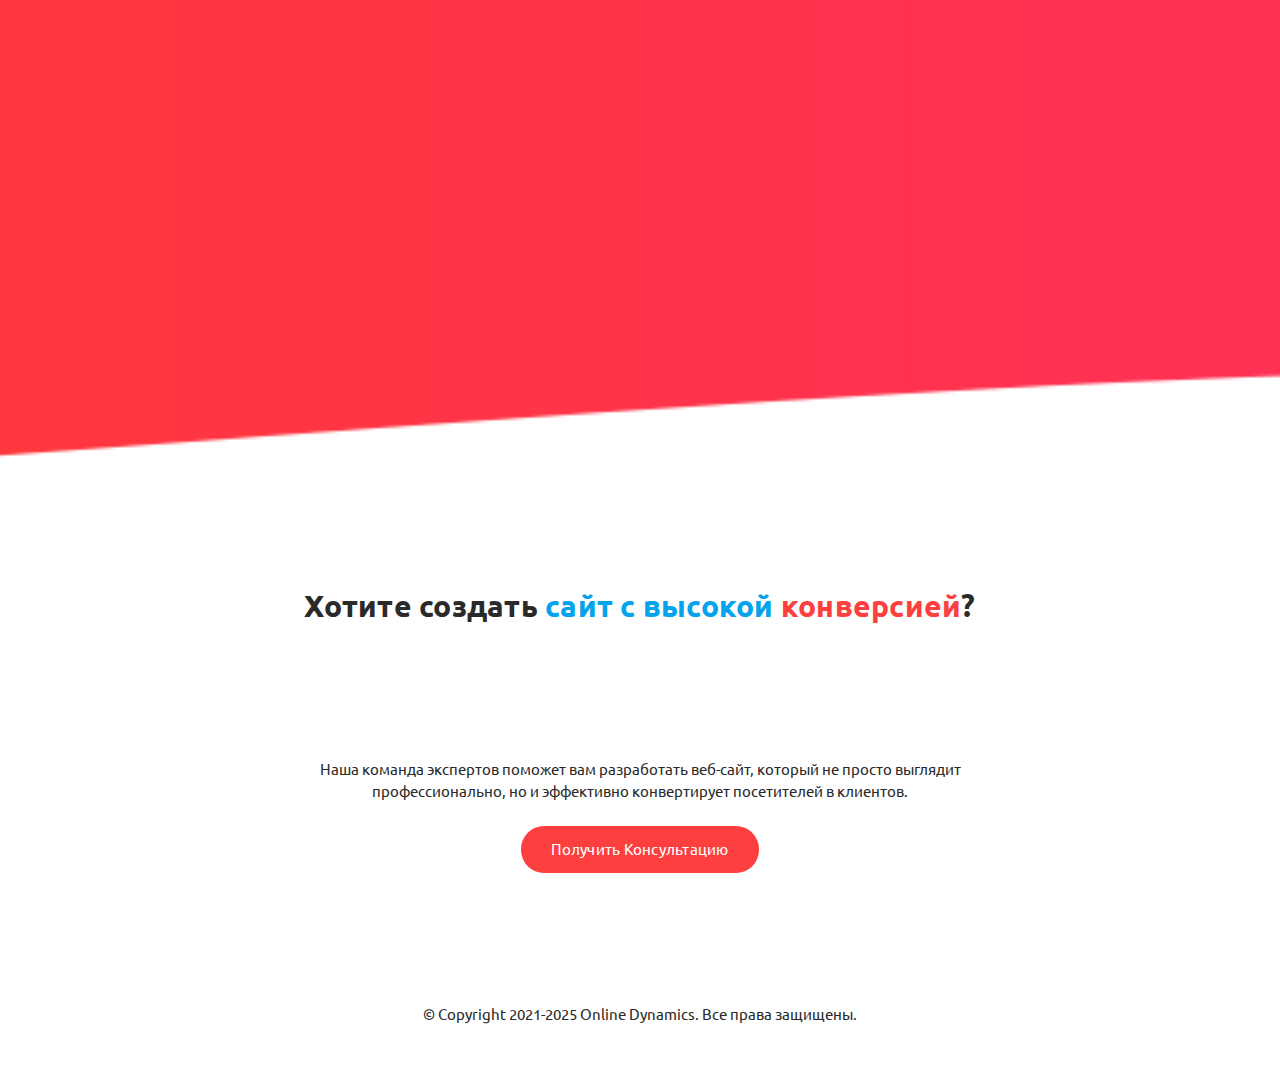
<file: pages/how-to-build-a-website-that-converts.html>
<!DOCTYPE html>
<html lang="ru">
   <head>
      <meta charset="UTF-8">
      <meta name="viewport" content="width=device-width, initial-scale=1, shrink-to-fit=no">
      <meta name="keywords" content="Веб-разработка, конверсионный дизайн, маркетинговые инструменты, интеграция систем, повышение конверсии">
      <meta name="description"
         content="Как разработать сайт, который конвертирует: маркетинговые инструменты в веб-разработке. Советы по интеграции маркетинговых инструментов в процесс разработки сайта.">
      <meta name="author" content="Online Dynamics">
      <link rel="preconnect" href="https://fonts.gstatic.com">
      <link href="https://fonts.googleapis.com/css2?family=Ubuntu:wght@300;400;500;700&display=swap" rel="stylesheet">
      <title>Как разработать сайт, который конвертирует: маркетинговые инструменты в веб-разработке - Блог Online Dynamics</title>
      <!-- Bootstrap core CSS -->
      <link href="../vendor/bootstrap/css/bootstrap.min.css" rel="stylesheet">
      <!-- Additional CSS Files -->
      <link rel="stylesheet" href="../assets/css/fontawesome.css">
      <link rel="stylesheet" href="../assets/css/main.css">
      <link rel="stylesheet" href="../assets/css/animated.css">
      <link rel="stylesheet" href="../assets/css/owl.css">
   </head>
   <body>
      <!-- ***** Preloader Start ***** -->
      <div id="js-preloader" class="js-preloader">
         <div class="preloader-inner">
            <span class="dot"></span>
            <div class="dots">
               <span></span>
               <span></span>
               <span></span>
            </div>
         </div>
      </div>
      <!-- ***** Preloader End ***** -->
      <!-- ***** Header Area Start ***** -->
      <header class="header-area header-sticky wow slideInDown" data-wow-duration="0.75s" data-wow-delay="0s">
         <div class="container">
            <div class="row">
               <div class="col-12">
                  <nav class="main-nav">
                     <!-- ***** Logo Start ***** -->
                     <a href="../index.html" class="logo">
                        <h4>Online <span>Dynamics</span></h4>
                     </a>
                     <!-- ***** Logo End ***** -->
                     <!-- ***** Menu Start ***** -->
                     <ul class="nav">
                        <li class="scroll-to-section"><a href="../index.html">Главная</a></li>
                        <li class="scroll-to-section"><a href="../index.html#about">О нас</a></li>
                        <li class="scroll-to-section"><a href="../index.html#services">Услуги</a></li>
                        <li class="scroll-to-section"><a href="../index.html#portfolio">Портфолио</a></li>
                        <li class="scroll-to-section"><a href="../index.html#blog" class="active">Блог</a></li>
                        <li class="scroll-to-section"><a href="../index.html#contact-us">Связаться с нами</a></li>
                        <li class="scroll-to-section">
                           <div class="main-red-button">
                              <a href="tel:79530105335">Позвонить</a>
                           </div>
                        </li>
                     </ul>
                     <a class='menu-trigger'>
                     <span>Menu</span>
                     </a>
                     <!-- ***** Menu End ***** -->
                  </nav>
               </div>
            </div>
         </div>
      </header>
      <!-- ***** Header Area End ***** -->
      <!-- ***** Article Banner Start ***** -->
      <div class="article-banner" id="top">
         <div class="container">
            <div class="row">
               <div class="col-lg-10 offset-lg-1">
                  <div class="section-heading">
                     <h6>Блог Online Dynamics</h6>
                     <h2>Как разработать <em>сайт, который</em> конвертирует: <span>маркетинговые инструменты</span>
                        в
                        веб-разработке
                     </h2>
                     <div class="article-meta">
                        <span><i class="fa fa-calendar"></i> 18 Марта 2024</span>
                        <span><i class="fa fa-user"></i> Мария Новикова</span>
                        <span><i class="fa fa-folder"></i> Разработка сайтов</span>
                     </div>
                  </div>
               </div>
            </div>
         </div>
      </div>
      <!-- ***** Article Banner End ***** -->
      <!-- ***** Article Content Start ***** -->
      <div class="article-content">
         <div class="container">
            <div class="row">
               <div class="col-lg-10 offset-lg-1">
                  <img src="../assets/images/pages/how-to-build-a-website-that-converts.png" alt="Как разработать сайт, который конвертирует">
                  <h2>Почему большинство сайтов не приносят ожидаемой прибыли?</h2>
                  <p>
                     Согласно исследованиям, средний показатель конверсии для большинства сайтов составляет всего
                     2-3%.
                     Это означает, что из 100 посетителей только 2-3 человека совершают целевое действие –
                     будь то покупка, заполнение формы или звонок. И хотя многие считают такие цифры нормой,
                     лидеры рынка демонстрируют конверсию в 10% и выше. В чем же секрет?
                  </p>
                  <p>
                     <strong>Главная проблема большинства сайтов</strong> – разрыв между технической разработкой и
                     маркетинговыми целями. Часто компании заказывают «красивый современный сайт»,
                     но не интегрируют в него инструменты, которые помогут превратить трафик в продажи.
                     Веб-разработчики фокусируются на технологиях и дизайне, маркетологи – на привлечении трафика,
                     а связующее звено между ними отсутствует.
                  </p>
                  <p>
                     В этой статье мы рассмотрим, как интегрировать маркетинговые инструменты в процесс разработки
                     сайта,
                     чтобы создать не просто красивую, но и эффективно конвертирующую платформу для вашего бизнеса.
                  </p>
                  <h2>Конверсионная воронка: основа высокоэффективного сайта</h2>
                  <p>
                     Прежде чем говорить о конкретных инструментах, необходимо понять принцип конверсионной воронки –
                     последовательности шагов, которые проходит пользователь от первого взаимодействия с сайтом до
                     совершения целевого действия.
                  </p>
                  <h3>Основные этапы конверсионной воронки:</h3>
                  <ol>
                     <li><strong>Привлечение внимания</strong> – первое впечатление посетителя</li>
                     <li><strong>Формирование интереса</strong> – демонстрация ценности предложения</li>
                     <li><strong>Желание</strong> – убеждение в необходимости действия</li>
                     <li><strong>Действие</strong> – совершение конверсии</li>
                     <li><strong>Удержание</strong> – превращение клиента в постоянного</li>
                  </ol>
                  <p>
                     Высококонвертирующий сайт учитывает все эти этапы, и на каждом из них использует
                     соответствующие маркетинговые инструменты. Давайте рассмотрим, какие технические решения
                     помогают увеличить конверсию на каждом этапе воронки.
                  </p>
                  <h2>1. Привлечение внимания: технические аспекты первого впечатления</h2>
                  <p>
                     У вас есть всего 3-5 секунд, чтобы заинтересовать посетителя. За это время он должен
                     понять, что находится в правильном месте и сайт решит его проблему.
                  </p>
                  <h3>Технические инструменты для повышения эффективности первого впечатления:</h3>
                  <ul>
                     <li>
                        <strong>Адаптивный и быстрый дизайн.</strong> Согласно исследованиям Google, 53% мобильных
                        пользователей покидают сайт, если он загружается более 3 секунд. Оптимизация скорости
                        загрузки
                        и адаптивность – не просто технические требования, а маркетинговая необходимость.
                     </li>
                     <li>
                        <strong>A/B тестирование заголовков и изображений.</strong> Интеграция систем тестирования
                        различных вариантов главного экрана позволяет определить, какой контент лучше удерживает
                        посетителей.
                     </li>
                     <li>
                        <strong>Персонализация первого экрана.</strong> Использование динамического контента в
                        зависимости от источника перехода (из поиска, рекламы, социальных сетей) повышает
                        релевантность и удерживает внимание.
                     </li>
                  </ul>
                  <p>
                     <strong>Технический кейс:</strong> Для интернет-магазина мебели мы разработали систему,
                     которая определяла, с какого устройства заходит пользователь, и в случае мобильного трафика
                     показывала упрощенный интерфейс с акцентом на быстрый поиск и навигацию. Это увеличило
                     время на сайте для мобильных пользователей на 34%.
                  </p>
                  <h2>2. Формирование интереса: инструменты вовлечения</h2>
                  <p>
                     После привлечения внимания необходимо удержать посетителя, вовлечь его в изучение вашего
                     предложения и продемонстрировать ценность.
                  </p>
                  <h3>Технические инструменты для формирования интереса:</h3>
                  <ul>
                     <li>
                        <strong>Интерактивные элементы.</strong> Калькуляторы, квизы, конфигураторы продукта –
                        не просто элементы UI/UX, а инструменты для изучения потребностей клиента и предоставления
                        персонализированных предложений.
                     </li>
                     <li>
                        <strong>Системы персонализации контента.</strong> Интеграция рекомендательных систем,
                        которые показывают релевантный контент на основе поведения пользователя.
                     </li>
                     <li>
                        <strong>Микровзаимодействия и анимации.</strong> Небольшие анимированные элементы,
                        реагирующие на действия пользователя, повышают вовлеченность и улучшают пользовательский
                        опыт.
                     </li>
                  </ul>
                  <p>
                     <strong>Технический кейс:</strong> Для образовательной платформы мы разработали интерактивный
                     квиз, определяющий уровень знаний и рекомендующий персонализированную программу обучения.
                     Этот инструмент не только повысил вовлеченность, но и увеличил конверсию на 28%, так как
                     пользователи получали точно соответствующее их потребностям предложение.
                  </p>
                  <h2>3. Желание: доказательства и устранение возражений</h2>
                  <p>
                     На этом этапе пользователь уже заинтересован, но еще не готов к действию. Ему нужны
                     доказательства ценности и устранение возможных возражений.
                  </p>
                  <h3>Технические инструменты для формирования желания:</h3>
                  <ul>
                     <li>
                        <strong>Социальные доказательства.</strong> Интеграция отзывов из внешних источников
                        (Google, Яндекс, социальные сети) с возможностью фильтрации и поиска.
                     </li>
                     <li>
                        <strong>Системы визуализации.</strong> Технологии дополненной реальности, 3D-модели,
                        видеообзоры, интегрированные в карточки товаров или услуг.
                     </li>
                     <li>
                        <strong>Чат-боты и онлайн-консультанты.</strong> Интеллектуальные системы, способные
                        отвечать на часто задаваемые вопросы и устранять возражения в режиме реального времени.
                     </li>
                  </ul>
                  <p>
                     <strong>Технический кейс:</strong> Для магазина одежды мы разработали функционал "виртуальной
                     примерки" с использованием AR-технологий, который позволял увидеть, как будет выглядеть вещь
                     на человеке с похожими параметрами. Внедрение этой функции снизило процент возвратов на 23%
                     и увеличило средний чек на 17%.
                  </p>
                  <h2>4. Действие: Оптимизация конверсионных элементов</h2>
                  <p>
                     Момент истины – когда пользователь принимает решение совершить целевое действие.
                     Критически важно, чтобы на этом этапе не возникло технических препятствий.
                  </p>
                  <h3>Технические инструменты для повышения конверсии на этапе действия:</h3>
                  <ul>
                     <li>
                        <strong>Оптимизация форм.</strong> Адаптивные формы с минимальным количеством полей,
                        валидацией в реальном времени и понятными подсказками.
                     </li>
                     <li>
                        <strong>Множественные варианты оплаты.</strong> Интеграция различных платежных систем,
                        от банковских карт до электронных кошельков и оплаты частями.
                     </li>
                     <li>
                        <strong>Триггеры срочности и дефицита.</strong> Технические решения, показывающие
                        ограничение
                        по времени или количеству товара в реальном времени ("осталось 3 номера", "акция
                        заканчивается
                        через...").
                     </li>
                  </ul>
                  <p>
                     <strong>Технический кейс:</strong> Для туристической компании мы оптимизировали процесс
                     бронирования,
                     сократив количество шагов с 5 до 2 и внедрив систему автозаполнения данных для возвращающихся
                     клиентов. Это увеличило конверсию формы бронирования с 28% до 47%.
                  </p>
                  <h2>5. Удержание: Инструменты для повторных конверсий</h2>
                  <p>
                     Привлечение нового клиента обходится в 5-7 раз дороже, чем удержание существующего.
                     Хорошо конвертирующий сайт должен работать не только на первую, но и на повторные конверсии.
                  </p>
                  <h3>Технические инструменты для удержания и повторных конверсий:</h3>
                  <ul>
                     <li>
                        <strong>Персонализированные кабинеты.</strong> Системы, позволяющие клиентам видеть
                        историю взаимодействия, накапливать бонусы, получать персональные предложения.
                     </li>
                     <li>
                        <strong>Email-маркетинг и push-уведомления.</strong> Интеграция сайта с CRM и системами
                        автоматизированных рассылок для сегментированных и триггерных коммуникаций.
                     </li>
                     <li>
                        <strong>Программы лояльности и геймификация.</strong> Технические решения, позволяющие
                        превратить взаимодействие с сайтом в увлекательный опыт с накоплением бонусов, достижений и
                        других игровых механик, стимулирующих повторные действия.
                     </li>
                  </ul>
                  <p>
                     <strong>Технический кейс:</strong> Для B2B-платформы мы внедрили систему предиктивных
                     рекомендаций,
                     которая анализировала предыдущие заказы клиента и на основе машинного обучения предлагала
                     дополнительные товары при следующем посещении. Это увеличило средний чек повторных заказов на
                     23%.
                  </p>
                  <h2>Аналитика и оптимизация: ключевые метрики для конверсии</h2>
                  <p>
                     Важнейший элемент высококонвертирующего сайта – правильно настроенная система аналитики,
                     которая позволяет измерять эффективность всех внедренных инструментов и оптимизировать их.
                  </p>
                  <h3>Технические инструменты для аналитики и оптимизации:</h3>
                  <ul>
                     <li>
                        <strong>Расширенная настройка веб-аналитики.</strong> Помимо стандартной установки
                        Google Analytics или Яндекс.Метрики, необходима настройка отслеживания событий,
                        целей, электронной торговли и других специфических метрик.
                     </li>
                     <li>
                        <strong>Тепловые карты и запись сессий.</strong> Интеграция инструментов типа Hotjar,
                        которые позволяют визуально анализировать поведение пользователей.
                     </li>
                     <li>
                        <strong>CRO-инструменты.</strong> Системы A/B-тестирования, позволяющие проверять
                        различные гипотезы и улучшать конверсионные элементы.
                     </li>
                     <li>
                        <strong>Интеграция с CRM.</strong> Связывание поведения на сайте с данными о клиентах,
                        что позволяет оценивать долгосрочную ценность различных каналов привлечения.
                     </li>
                  </ul>
                  <p>
                     <strong>Технический кейс:</strong> Для сервиса онлайн-бронирования мы внедрили систему
                     сквозной аналитики, которая связывала данные из рекламных кабинетов, CRM и колл-центра.
                     Это позволило выявить, что конверсия из звонков в 3 раза выше, чем из онлайн-форм.
                     На основе этих данных была разработана стратегия, увеличивающая количество звонков,
                     что привело к росту общей конверсии на 18%.
                  </p>
                  <h2>Практические рекомендации по созданию высококонвертирующего сайта</h2>
                  <p>
                     Рассмотрев различные инструменты для каждого этапа конверсионной воронки, сформулируем
                     практические рекомендации по созданию высококонвертирующего сайта:
                  </p>
                  <ol>
                     <li>
                        <strong>Начинайте с исследования целевой аудитории.</strong> Прежде чем выбирать
                        технические решения, необходимо четко понимать, кто ваши пользователи, какие у них
                        потребности, какие проблемы они хотят решить.
                     </li>
                     <li>
                        <strong>Проектируйте путь пользователя.</strong> Разработайте детальную карту пути
                        пользователя (customer journey map) и определите, какие маркетинговые инструменты
                        нужны на каждом этапе.
                     </li>
                     <li>
                        <strong>Выбирайте технологии, которые поддерживают маркетинговые цели.</strong>
                        CMS и другие технические решения должны выбираться не только исходя из удобства
                        разработки, но и с учетом возможности интеграции необходимых маркетинговых инструментов.
                     </li>
                     <li>
                        <strong>Внедряйте аналитику с самого начала.</strong> Система аналитики должна быть
                        настроена еще до запуска сайта, чтобы собирать данные для последующей оптимизации.
                     </li>
                     <li>
                        <strong>Применяйте итеративный подход.</strong> Высококонвертирующий сайт – это не
                        результат одноразовой разработки, а постоянный процесс оптимизации на основе данных.
                     </li>
                  </ol>
                  <h2>Ошибки, которых следует избегать</h2>
                  <p>
                     На пути создания высококонвертирующего сайта есть несколько распространенных ошибок:
                  </p>
                  <ul>
                     <li>
                        <strong>Фокус на дизайне в ущерб конверсии.</strong> Слишком креативный, но нефункциональный
                        дизайн может понравиться дизайнерам, но не принести конверсий.
                     </li>
                     <li>
                        <strong>Использование готовых шаблонов без адаптации.</strong> Даже самые
                        конверсионные шаблоны требуют адаптации под конкретный бизнес и аудиторию.
                     </li>
                     <li>
                        <strong>Отсутствие мобильной оптимизации.</strong> В 2024 году более 60% трафика
                        приходит с мобильных устройств, и игнорирование этого факта критически снижает конверсию.
                     </li>
                     <li>
                        <strong>Перегруженность форм и процессов.</strong> Каждое дополнительное поле в форме
                        или шаг в процессе покупки снижает конверсию.
                     </li>
                     <li>
                        <strong>Игнорирование данных аналитики.</strong> Принятие решений на основе предположений,
                        а не данных – прямой путь к низкой конверсии.
                     </li>
                  </ul>
                  <h2>Заключение: взгляд в будущее</h2>
                  <p>
                     Веб-разработка и маркетинг продолжают сближаться, и в будущем мы увидим еще более
                     глубокую интеграцию этих направлений. Искусственный интеллект, персонализация в реальном
                     времени, предиктивная аналитика – эти технологии уже сегодня меняют подход к созданию
                     высококонвертирующих сайтов.
                  </p>
                  <p>
                     Важно понимать, что создание сайта с высокой конверсией – это не разовый проект, а
                     постоянный процесс. Технологии развиваются, поведение пользователей меняется, появляются
                     новые маркетинговые инструменты. Компании, которые рассматривают свой сайт как постоянно
                     эволюционирующий инструмент бизнеса и интегрируют в него актуальные маркетинговые решения,
                     будут получать значительно более высокую отдачу от своих цифровых активов.
                  </p>
                  <p>
                     <strong>В Online Dynamics</strong> мы применяем комплексный подход, объединяющий
                     экспертизу в веб-разработке, маркетинге и аналитике. Это позволяет нам создавать сайты,
                     которые не просто хорошо выглядят, но и эффективно работают на достижение бизнес-целей
                     наших клиентов.
                  </p>
                  <div class="article-tags">
                     <span>Веб-разработка</span>
                     <span>Конверсия</span>
                     <span>Маркетинг</span>
                     <span>UX/UI</span>
                     <span>Аналитика</span>
                  </div>
                  <div class="article-share">
                     <h4>Поделиться статьей:</h4>
                     <a href="#"><i class="fa fa-telegram"></i></a>
                     <a href="#"><i class="fa fa-whatsapp"></i></a>
                     <a href="#"><i class="fa fa-vk"></i></a>
                  </div>
               </div>
            </div>
         </div>
      </div>
      <!-- ***** Article Content End ***** -->
      <!-- ***** Related Articles Start ***** -->
      <div class="related-articles">
         <div class="container">
            <div class="row">
               <div class="col-lg-12">
                  <div class="section-heading">
                     <h2>Другие <em>интересные</em> <span>статьи</span></h2>
                  </div>
               </div>
            </div>
            <div class="row">
               <div class="col-lg-4">
                  <div class="item">
                     <img src="../assets/images/pages/how-ai-transform-business.png" alt="Как искусственный интеллект трансформирует современный бизнес">
                     <div class="content">
                        <span><i class="fa fa-calendar"></i> 04 Января 2025</span>
                        <h4>Как искусственный интеллект трансформирует современный бизнес</h4>
                        <p>В современном мире технологии развиваются с беспрецедентной скоростью, и искусственный интеллект
                           (ИИ) стал...</p>
                        <div class="main-blue-button">
                           <a href="../pages/how-ai-transform-business.html">Читать далее</a>
                        </div>
                     </div>
                  </div>
               </div>
               <div class="col-lg-4">
                  <div class="item">
                     <img src="../assets/images/pages/10-web-design-trends-in-2025.png" alt="10 трендов веб-дизайна, которые важно знать в 2025 году">
                     <div class="content">
                        <span><i class="fa fa-calendar"></i> 15 Ноября 2024</span>
                        <h4>10 трендов веб-дизайна, которые важно знать в 2025 году</h4>
                        <p>Последние тенденции в дизайне и технологиях, которые определяют современную веб-разработку...</p>
                        <div class="main-blue-button">
                           <a href="../pages/10-web-design-trends-in-2025.html">Читать далее</a>
                        </div>
                     </div>
                  </div>
               </div>
               <div class="col-lg-4">
                  <div class="item">
                     <img src="../assets/images/pages/how-to-automate-business-processes.png" alt="Как автоматизировать бизнес-процессы без больших инвестиций">
                     <div class="content">
                        <span><i class="fa fa-calendar"></i> 06 Июня 2024</span>
                        <h4>Как автоматизировать бизнес-процессы без больших инвестиций</h4>
                        <p>Узнайте о доступных инструментах и методах автоматизации, которые можно внедрить с минимальными
                           вложениями...</p>
                        <div class="main-blue-button">
                           <a href="../pages/how-to-automate-business-processes.html">Читать далее</a>
                        </div>
                     </div>
                  </div>
               </div>
            </div>
         </div>
      </div>
      <!-- ***** Related Articles End ***** -->
      <!-- ***** Comments Section Start ***** -->
      <div class="contact-us section" id="comments">
         <div class="container">
            <div class="row">
               <div class="col-lg-12">
                  <div class="section-heading">
                     <h2>Комментарии к <em>статье</em></h2>
                  </div>
               </div>
               <!-- Существующие комментарии -->
               <div class="col-lg-12 wow fadeInUp" data-wow-duration="0.5s" data-wow-delay="0.25s">
                  <div class="comment-list">
                     <div class="comment">
                        <div class="author-thumb">
                           <img src="../assets/images/commentators/a-ivanov.jpg" alt="Александр Иванов">
                        </div>
                        <div class="comment-content">
                           <h4>Александр Иванов <span>26 мая 2024</span></h4>
                           <p>Отличная статья! Именно этого подхода не хватает многим веб-студиям. Часто
                              разработчики
                              создают технически совершенные сайты, но совершенно не думают о маркетинговой
                              составляющей. А заказчики не знают, что можно получить больше, чем просто "красивый
                              сайт".
                           </p>
                           <a href="#comment-form" class="reply-button">Ответить</a>
                        </div>
                     </div>
                     <div class="comment reply">
                        <div class="author-thumb">
                           <img src="../assets/images/commentators/m-novikova.jpg" alt="Мария Новикова (Online Dynamics)">
                        </div>
                        <div class="comment-content">
                           <h4>Мария Новикова <span>26 мая 2024</span></h4>
                           <p>Александр, спасибо за отклик! Вы абсолютно правы, и мы в своей работе стараемся с
                              самого начала проекта объединять компетенции разработчиков и маркетологов. Это позволяет
                              создавать по-настоящему эффективные решения.
                           </p>
                           <a href="#comment-form" class="reply-button">Ответить</a>
                        </div>
                     </div>
                     <div class="comment">
                        <div class="author-thumb">
                           <img src="../assets/images/commentators/e-petrova.jpg" alt="Елена Петрова">
                        </div>
                        <div class="comment-content">
                           <h4>Елена Петрова <span>25 мая 2024</span></h4>
                           <p>Вопрос по A/B тестированию: какие инструменты вы рекомендуете для небольших сайтов?
                              Есть
                              ли доступные варианты для тех, кто только начинает и не может позволить себе дорогие
                              решения вроде Optimizely?
                           </p>
                           <a href="#comment-form" class="reply-button">Ответить</a>
                        </div>
                     </div>
                     <div class="comment reply">
                        <div class="author-thumb">
                           <img src="../assets/images/commentators/m-novikova.jpg" alt="Мария Новикова (Online Dynamics)">
                        </div>
                        <div class="comment-content">
                           <h4>Мария Новикова <span>26 мая 2024</span></h4>
                           <p>Елена, для начала можно использовать бесплатный Google Optimize (хотя Google
                              планирует
                              его закрытие), Nelio A/B Testing для WordPress или VWO Smart Testing с их базовым
                              тарифом. Также стоит обратить внимание на решения от Яндекса для российского рынка.
                              Главное - начать с простых тестов и четко определить, что именно вы хотите
                              оптимизировать.
                           </p>
                           <a href="#comment-form" class="reply-button">Ответить</a>
                        </div>
                     </div>
                     <div class="comment">
                        <div class="author-thumb">
                           <img src="../assets/images/commentators/s-kozlov.jpg" alt="Сергей Козлов">
                        </div>
                        <div class="comment-content">
                           <h4>Сергей Козлов <span>25 мая 2024</span></h4>
                           <p>Полностью согласен насчет интеграции с CRM. Мы внедрили такое решение и наконец-то
                              смогли отследить полный путь клиента от первого клика до повторных покупок. Рекомендую всем
                              не экономить на этом аспекте.
                           </p>
                           <a href="#comment-form" class="reply-button">Ответить</a>
                        </div>
                     </div>
                  </div>
               </div>
               <!-- Форма комментария -->
               <div class="col-lg-12 wow fadeInRight" data-wow-duration="0.5s" data-wow-delay="0.25s" id="comment-form">
                  <form id="contact" method="post">
                     <div class="row">
                        <div class="col-lg-12">
                           <div class="section-heading">
                              <h4>Оставьте комментарий</h4>
                           </div>
                        </div>
                        <div class="col-lg-6">
                           <fieldset>
                              <input type="text" name="name" id="name" placeholder="Имя" autocomplete="on"
                                 required>
                           </fieldset>
                        </div>
                        <div class="col-lg-6">
                           <fieldset>
                              <input type="email" name="email" id="email" pattern="[^ @]*@[^ @]*"
                                 placeholder="Email" required="">
                           </fieldset>
                        </div>
                        <div class="col-lg-12">
                           <fieldset>
                              <textarea name="message" class="form-control" id="message"
                                 placeholder="Ваш комментарий" required=""></textarea>
                           </fieldset>
                        </div>
                        <div class="col-lg-12">
                           <fieldset>
                              <button type="submit" id="form-submit" class="main-button">Отправить
                              комментарий</button>
                           </fieldset>
                        </div>
                     </div>
                  </form>
               </div>
            </div>
         </div>
      </div>
      <!-- ***** Comments Section End ***** -->
      <!-- ***** Call to Action Section Start ***** -->
      <div class="our-portfolio section">
         <div class="container">
            <div class="row">
               <div class="col-lg-8 offset-lg-2">
                  <div class="section-heading text-center">
                     <h2>Хотите создать <em>сайт с высокой</em> <span>конверсией</span>?</h2>
                     <p>Наша команда экспертов поможет вам разработать веб-сайт, который не просто выглядит
                        профессионально, но и эффективно конвертирует посетителей в клиентов.
                     </p>
                     <div class="main-red-button-hover mt-4">
                        <a href="../index.html#contact-us">Получить консультацию</a>
                     </div>
                  </div>
               </div>
            </div>
         </div>
      </div>
      <!-- ***** Call to Action Section End ***** -->
      <footer>
         <div class="container">
            <div class="row">
               <div class="col-lg-12 copyright">
                  <p>© Copyright 2021-2025 Online Dynamics. Все права защищены.</p>
               </div>
            </div>
         </div>
      </footer>
      <!-- Scripts -->
      <script src="../vendor/jquery/jquery.min.js"></script>
      <script src="../vendor/bootstrap/js/bootstrap.bundle.min.js"></script>
      <script src="../assets/js/owl-carousel.js"></script>
      <script src="../assets/js/animation.js"></script>
      <script src="../assets/js/imagesloaded.js"></script>
      <script src="../assets/js/main.js"></script>
      <!-- Дополнительный скрипт для страницы блога -->
      <script>
         $(document).ready(function () {
             // Плавная прокрутка для всех внутренних ссылок
             $('a[href^="#"]').on('click', function (e) {
                 var target = this.hash;
                 var $target = $(target);
         
                 $('html, body').stop().animate({
                     'scrollTop': $target.offset().top - 70
                 }, 500, 'swing');
             });
         
             // Кнопка "Ответить" на комментарии
             $('.reply-button').on('click', function (e) {
                 e.preventDefault();
         
                 // Прокрутка к форме комментария
                 $('html, body').stop().animate({
                     'scrollTop': $('#comment-form').offset().top - 100
                 }, 500, 'swing');
         
                 // Установка фокуса на поле комментария
                 $('#name').focus();
             });
         });
      </script>
   </body>
</html>
</file>
<file: assets/css/modal.css>
/* Custom Modal Styling */
.modal-wrapper {
  display: none;
  position: fixed;
  top: 0;
  left: 0;
  width: 100%;
  height: 100%;
  background-color: rgba(0, 0, 0, 0.7);
  z-index: 9999;
  align-items: center;
  justify-content: center;
  opacity: 0;
  transition: opacity 0.3s ease;
}

.modal-wrapper.show {
  display: flex;
  opacity: 1;
}

.custom-modal {
  background: #fff;
  border-radius: 20px;
  width: 90%;
  max-width: 520px;
  position: relative;
  box-shadow: 0 15px 35px rgba(0, 0, 0, 0.2);
  overflow: hidden;
  transform: scale(0.8);
  transition: transform 0.3s ease;
}

.modal-wrapper.show .custom-modal {
  transform: scale(1);
}

.custom-modal .modal-header {
  background: linear-gradient(105deg, #1450e3 0%, #49c0ff 100%);
  color: #fff;
  padding: 18px 25px;
  display: flex;
  justify-content: space-between;
  align-items: center;
  border-bottom: none;
}

.custom-modal .modal-header h4 {
  margin: 0;
  color: #fff;
  font-size: 22px;
  font-weight: 700;
}

.custom-modal .modal-header h4 span {
  color: #49c0ff;
}

.custom-modal .modal-header .close-modal {
  background: transparent;
  border: none;
  font-size: 18px;
  color: #fff;
  opacity: 0.7;
  cursor: pointer;
  transition: opacity 0.2s;
}

.custom-modal .modal-header .close-modal:hover {
  opacity: 1;
}

.custom-modal .modal-body {
  padding: 25px;
  font-size: 16px;
  line-height: 1.6;
  color: #2a2a2a;
}

.custom-modal .modal-footer {
  padding: 15px 25px 25px;
  text-align: center;
  border-top: none;
}

.custom-modal .modal-footer .main-button {
  font-size: 15px;
  padding: 12px 25px;
  transition: all 0.3s;
  background: #03a4ed;
  color: white;
  border: none;
  border-radius: 5px;
}

.custom-modal .modal-footer .main-button:hover {
  transform: translateY(-3px);
  box-shadow: 0 5px 15px rgba(0, 0, 0, 0.1);
}

/* Modal animations */
@keyframes modalFadeIn {
  0% {
    opacity: 0;
    transform: translateY(-20px);
  }
  100% {
    opacity: 1;
    transform: translateY(0);
  }
}

.modal-wrapper.animated {
  animation: modalFadeIn 0.4s forwards;
}
</file>
<file: assets/css/main.css>
/* 

TemplateMo 562 Space Dynamic

https://templatemo.com/tm-562-space-dynamic

*/

/* ---------------------------------------------
Table of contents
------------------------------------------------
01. font & reset css
02. reset
03. global styles
04. header
05. banner
06. features
07. testimonials
08. contact
09. footer
10. preloader
11. search
12. portfolio

--------------------------------------------- */
/* 
---------------------------------------------
font & reset css
--------------------------------------------- 
*/
@import url('https://fonts.googleapis.com/css2?family=Ubuntu:wght@300;400;500;700&display=swap');

/* 
---------------------------------------------
reset
--------------------------------------------- 
*/
html,
body,
div,
span,
applet,
object,
iframe,
h1,
h2,
h3,
h4,
h5,
h6,
p,
blockquote,
div pre,
a,
abbr,
acronym,
address,
big,
cite,
code,
del,
dfn,
em,
font,
img,
ins,
kbd,
q,
s,
samp,
small,
strike,
strong,
sub,
sup,
tt,
var,
b,
u,
i,
center,
dl,
dt,
dd,
ol,
ul,
li,
figure,
header,
nav,
section,
article,
aside,
footer,
figcaption {
  margin: 0;
  padding: 0;
  border: 0;
  outline: 0;
}

/* clear fix */
.grid:after {
  content: '';
  display: block;
  clear: both;
}

/* ---- .grid-item ---- */

.grid-sizer,
.grid-item {
  width: 50%;
}

.grid-item {
  float: left;
}

.grid-item img {
  display: block;
  max-width: 100%;
}

.clearfix:after {
  content: ".";
  display: block;
  clear: both;
  visibility: hidden;
  line-height: 0;
  height: 0;
}

.clearfix {
  display: inline-block;
}

html[xmlns] .clearfix {
  display: block;
}

* html .clearfix {
  height: 1%;
}

ul,
li {
  padding: 0;
  margin: 0;
  list-style: none;
}

header,
nav,
section,
article,
aside,
footer,
hgroup {
  display: block;
}

* {
  box-sizing: border-box;
}

html,
body {
  font-family: 'Ubuntu', sans-serif;
  font-weight: 400;
  background-color: #fff;
  -ms-text-size-adjust: 100%;
  -webkit-font-smoothing: antialiased;
  -moz-osx-font-smoothing: grayscale;
}

a {
  text-decoration: none !important;
}


h1,
h2,
h3,
h4,
h5,
h6 {
  margin-top: 0px;
  margin-bottom: 0px;
}

ul {
  margin-bottom: 0px;
}

p {
  font-size: 15px;
  line-height: 22px;
  color: #2a2a2a;
}

img {
  width: 100%;
  /* height: 306px; */
  overflow: hidden;
}

/* 
---------------------------------------------
global styles
--------------------------------------------- 
*/
html,
body {
  background: #fff;
  font-family: 'Ubuntu', sans-serif;
}

::selection {
  background: #03a4ed;
  color: #fff;
}

::-moz-selection {
  background: #03a4ed;
  color: #fff;
}

@media (max-width: 991px) {

  html,
  body {
    overflow-x: hidden;
  }

  .mobile-top-fix {
    margin-top: 30px;
    margin-bottom: 0px;
  }

  .mobile-bottom-fix {
    margin-bottom: 30px;
  }

  .mobile-bottom-fix-big {
    margin-bottom: 60px;
  }
}

.page-section {
  margin-top: 120px;
}

.section-heading h2 {
  font-size: 30px;
  color: #2a2a2a;
  font-weight: 700;
  letter-spacing: 0.25px;
  position: relative;
  z-index: 2;
  line-height: 44px;
}

.section-heading h2 em {
  font-style: normal;
  color: #03a4ed;
}

.section-heading h2 span {
  color: #fe3f40;
}

.main-blue-button a {
  display: inline-block;
  background-color: #03a4ed;
  font-size: 15px;
  font-weight: 400;
  color: #fff;
  padding: 12px 25px;
  border-radius: 23px;
  letter-spacing: 0.25px;
}

.main-red-button a {
  display: inline-block;
  background-color: #fe3f40;
  font-size: 15px;
  font-weight: 400;
  color: #fff;
  padding: 12px 25px;
  border-radius: 23px;
  letter-spacing: 0.25px;
}

.main-white-button a {
  display: inline-block;
  background-color: #fff;
  font-size: 15px;
  font-weight: 400;
  color: #fe3f40;
  padding: 12px 25px;
  border-radius: 23px;
  letter-spacing: 0.25px;
}

/* 
---------------------------------------------
header
--------------------------------------------- 
*/

.background-header {
  background-color: #fff !important;
  height: 80px !important;
  position: fixed !important;
  top: 0px;
  left: 0px;
  right: 0px;
  box-shadow: 0px 0px 10px rgba(0, 0, 0, 0.15) !important;
}

.background-header .logo,
.background-header .main-nav .nav li a {
  color: #1e1e1e !important;
}

.background-header .main-nav .nav li:hover a {
  color: #fe3f40 !important;
}

.background-header .nav li a.active {
  color: #fe3f40 !important;
}

.header-area {
  background-color: #fafafa;
  position: absolute;
  top: 0px;
  left: 0px;
  right: 0px;
  z-index: 100;
  height: 100px;
  -webkit-transition: all .5s ease 0s;
  -moz-transition: all .5s ease 0s;
  -o-transition: all .5s ease 0s;
  transition: all .5s ease 0s;
}

.header-area .main-nav {
  min-height: 80px;
  background: transparent;
}

.header-area .main-nav .logo {
  line-height: 100px;
  color: #fff;
  font-size: 24px;
  font-weight: 700;
  text-transform: uppercase;
  letter-spacing: 2px;
  float: left;
  -webkit-transition: all 0.3s ease 0s;
  -moz-transition: all 0.3s ease 0s;
  -o-transition: all 0.3s ease 0s;
  transition: all 0.3s ease 0s;
}

.header-area .main-nav .logo h4 {
  font-size: 24px;
  font-weight: 700;
  text-transform: uppercase;
  color: #03a4ed;
  line-height: 100px;
  float: left;
  -webkit-transition: all 0.3s ease 0s;
  -moz-transition: all 0.3s ease 0s;
  -o-transition: all 0.3s ease 0s;
  transition: all 0.3s ease 0s;
}

.logo h4 span {
  color: #fe3f40;
}

.background-header .main-nav .logo h4 {
  line-height: 80px;
}

.background-header .main-nav .nav {
  margin-top: 20px !important;
}

.header-area .main-nav .nav {
  float: right;
  margin-top: 30px;
  margin-right: 0px;
  background-color: transparent;
  -webkit-transition: all 0.3s ease 0s;
  -moz-transition: all 0.3s ease 0s;
  -o-transition: all 0.3s ease 0s;
  transition: all 0.3s ease 0s;
  position: relative;
  z-index: 999;
}

.header-area .main-nav .nav li {
  padding-left: 20px;
  padding-right: 20px;
}

.header-area .main-nav .nav li:last-child {
  padding-right: 0px;
  padding-left: 40px;
}

.header-area .main-nav .nav li:last-child a,
.background-header .main-nav .nav li:last-child a {
  color: #fff !important;
  padding: 0px 20px;
  font-weight: 400;
}

.header-area .main-nav .nav li:last-child a:hover,
.header-area .main-nav .nav li:last-child a.active {
  color: #fff !important;
}

.header-area .main-nav .nav li a {
  display: block;
  font-weight: 500;
  font-size: 15px;
  color: #2a2a2a;
  -webkit-transition: all 0.3s ease 0s;
  -moz-transition: all 0.3s ease 0s;
  -o-transition: all 0.3s ease 0s;
  transition: all 0.3s ease 0s;
  height: 40px;
  line-height: 40px;
  border: transparent;
  letter-spacing: 1px;
}

.header-area .main-nav .nav li a {
  color: #2a2a2a;
}

.header-area .main-nav .nav li:hover a,
.header-area .main-nav .nav li a.active {
  color: #fe3f40 !important;
}

.background-header .main-nav .nav li:hover a,
.background-header .main-nav .nav li a.active {
  color: #fe3f40 !important;
  opacity: 1;
}

.header-area .main-nav .nav li:last-child a:hover,
.background-header .main-nav .nav li:last-child a:hover {
  background-color: #03a4ed;
}

.header-area .main-nav .nav li.submenu {
  position: relative;
  padding-right: 30px;
}

.header-area .main-nav .nav li.submenu:after {
  font-family: FontAwesome;
  content: "\f107";
  font-size: 12px;
  color: #2a2a2a;
  position: absolute;
  right: 18px;
  top: 12px;
}

.background-header .main-nav .nav li.submenu:after {
  color: #2a2a2a;
}

.header-area .main-nav .nav li.submenu ul {
  position: absolute;
  width: 200px;
  box-shadow: 0 2px 28px 0 rgba(0, 0, 0, 0.06);
  overflow: hidden;
  top: 50px;
  opacity: 0;
  transform: translateY(+2em);
  visibility: hidden;
  z-index: -1;
  transition: all 0.3s ease-in-out 0s, visibility 0s linear 0.3s, z-index 0s linear 0.01s;
}

.header-area .main-nav .nav li.submenu ul li {
  margin-left: 0px;
  padding-left: 0px;
  padding-right: 0px;
}

.header-area .main-nav .nav li.submenu ul li a {
  opacity: 1;
  display: block;
  background: #f7f7f7;
  color: #2a2a2a !important;
  padding-left: 20px;
  height: 40px;
  line-height: 40px;
  -webkit-transition: all 0.3s ease 0s;
  -moz-transition: all 0.3s ease 0s;
  -o-transition: all 0.3s ease 0s;
  transition: all 0.3s ease 0s;
  position: relative;
  font-size: 13px;
  font-weight: 400;
  border-bottom: 1px solid #eee;
}

.header-area .main-nav .nav li.submenu ul li a:hover {
  background: #fff;
  color: #fe3f40 !important;
  padding-left: 25px;
}

.header-area .main-nav .nav li.submenu ul li a:hover:before {
  width: 3px;
}

.header-area .main-nav .nav li.submenu:hover ul {
  visibility: visible;
  opacity: 1;
  z-index: 1;
  transform: translateY(0%);
  transition-delay: 0s, 0s, 0.3s;
}

.header-area .main-nav .menu-trigger {
  cursor: pointer;
  display: block;
  position: absolute;
  top: 33px;
  width: 32px;
  height: 40px;
  text-indent: -9999em;
  z-index: 99;
  right: 20px;
  display: none;
}

.background-header .main-nav .menu-trigger {
  top: 23px;
}

.header-area .main-nav .menu-trigger span,
.header-area .main-nav .menu-trigger span:before,
.header-area .main-nav .menu-trigger span:after {
  -moz-transition: all 0.4s;
  -o-transition: all 0.4s;
  -webkit-transition: all 0.4s;
  transition: all 0.4s;
  background-color: #1e1e1e;
  display: block;
  position: absolute;
  width: 30px;
  height: 2px;
  left: 0;
}

.background-header .main-nav .menu-trigger span,
.background-header .main-nav .menu-trigger span:before,
.background-header .main-nav .menu-trigger span:after {
  background-color: #1e1e1e;
}

.header-area .main-nav .menu-trigger span:before,
.header-area .main-nav .menu-trigger span:after {
  -moz-transition: all 0.4s;
  -o-transition: all 0.4s;
  -webkit-transition: all 0.4s;
  transition: all 0.4s;
  background-color: #1e1e1e;
  display: block;
  position: absolute;
  width: 30px;
  height: 2px;
  left: 0;
  width: 75%;
}

.background-header .main-nav .menu-trigger span:before,
.background-header .main-nav .menu-trigger span:after {
  background-color: #1e1e1e;
}

.header-area .main-nav .menu-trigger span:before,
.header-area .main-nav .menu-trigger span:after {
  content: "";
}

.header-area .main-nav .menu-trigger span {
  top: 16px;
}

.header-area .main-nav .menu-trigger span:before {
  -moz-transform-origin: 33% 100%;
  -ms-transform-origin: 33% 100%;
  -webkit-transform-origin: 33% 100%;
  transform-origin: 33% 100%;
  top: -10px;
  z-index: 10;
}

.header-area .main-nav .menu-trigger span:after {
  -moz-transform-origin: 33% 0;
  -ms-transform-origin: 33% 0;
  -webkit-transform-origin: 33% 0;
  transform-origin: 33% 0;
  top: 10px;
}

.header-area .main-nav .menu-trigger.active span,
.header-area .main-nav .menu-trigger.active span:before,
.header-area .main-nav .menu-trigger.active span:after {
  background-color: transparent;
  width: 100%;
}

.header-area .main-nav .menu-trigger.active span:before {
  -moz-transform: translateY(6px) translateX(1px) rotate(45deg);
  -ms-transform: translateY(6px) translateX(1px) rotate(45deg);
  -webkit-transform: translateY(6px) translateX(1px) rotate(45deg);
  transform: translateY(6px) translateX(1px) rotate(45deg);
  background-color: #1e1e1e;
}

.background-header .main-nav .menu-trigger.active span:before {
  background-color: #1e1e1e;
}

.header-area .main-nav .menu-trigger.active span:after {
  -moz-transform: translateY(-6px) translateX(1px) rotate(-45deg);
  -ms-transform: translateY(-6px) translateX(1px) rotate(-45deg);
  -webkit-transform: translateY(-6px) translateX(1px) rotate(-45deg);
  transform: translateY(-6px) translateX(1px) rotate(-45deg);
  background-color: #1e1e1e;
}

.background-header .main-nav .menu-trigger.active span:after {
  background-color: #1e1e1e;
}

.header-area.header-sticky {
  min-height: 80px;
}

.header-area .nav {
  margin-top: 30px;
}

.header-area.header-sticky .nav li a.active {
  color: #fe3f40;
}

@media (max-width: 1200px) {
  .header-area .main-nav .nav li {
    padding-left: 12px;
    padding-right: 12px;
  }

  .header-area .main-nav:before {
    display: none;
  }
}

@media (max-width: 992px) {

  .header-area .main-nav .nav li:last-child,
  .background-header .main-nav .nav li:last-child {
    display: none;
  }

  .header-area .main-nav .nav li:nth-child(6),
  .background-header .main-nav .nav li:nth-child(6) {
    padding-right: 0px;
  }
}

@media (max-width: 767px) {
  .background-header .main-nav .nav {
    margin-top: 80px !important;
  }

  .header-area .main-nav .logo {
    color: #1e1e1e;
  }

  .header-area.header-sticky .nav li a:hover,
  .header-area.header-sticky .nav li a.active {
    color: #fe3f40 !important;
    opacity: 1;
  }

  .header-area.header-sticky .nav li.search-icon a {
    width: 100%;
  }

  .header-area {
    background-color: #f7f7f7;
    padding: 0px 15px;
    height: 100px;
    box-shadow: none;
    text-align: center;
  }

  .header-area .container {
    padding: 0px;
  }

  .header-area .logo {
    margin-left: 30px;
  }

  .header-area .menu-trigger {
    display: block !important;
  }

  .header-area .main-nav {
    overflow: hidden;
  }

  .header-area .main-nav .nav {
    float: none;
    width: 100%;
    display: none;
    -webkit-transition: all 0s ease 0s;
    -moz-transition: all 0s ease 0s;
    -o-transition: all 0s ease 0s;
    transition: all 0s ease 0s;
    margin-left: 0px;
  }

  .background-header .nav {
    margin-top: 80px;
  }

  .header-area .main-nav .nav li:first-child {
    border-top: 1px solid #eee;
  }

  .header-area.header-sticky .nav {
    margin-top: 100px;
  }

  .header-area .main-nav .nav li {
    width: 100%;
    background: #fff;
    border-bottom: 1px solid #e7e7e7;
    padding-left: 0px !important;
    padding-right: 0px !important;
  }

  .header-area .main-nav .nav li a {
    height: 50px !important;
    line-height: 50px !important;
    padding: 0px !important;
    border: none !important;
    background: #f7f7f7 !important;
    color: #191a20 !important;
  }

  .header-area .main-nav .nav li a:hover {
    background: #eee !important;
    color: #fe3f40 !important;
  }

  .header-area .main-nav .nav li.submenu ul {
    position: relative;
    visibility: inherit;
    opacity: 1;
    z-index: 1;
    transform: translateY(0%);
    transition-delay: 0s, 0s, 0.3s;
    top: 0px;
    width: 100%;
    box-shadow: none;
    height: 0px;
  }

  .header-area .main-nav .nav li.submenu ul li a {
    font-size: 12px;
    font-weight: 400;
  }

  .header-area .main-nav .nav li.submenu ul li a:hover:before {
    width: 0px;
  }

  .header-area .main-nav .nav li.submenu ul.active {
    height: auto !important;
  }

  .header-area .main-nav .nav li.submenu:after {
    color: #3B566E;
    right: 25px;
    font-size: 14px;
    top: 15px;
  }

  .header-area .main-nav .nav li.submenu:hover ul,
  .header-area .main-nav .nav li.submenu:focus ul {
    height: 0px;
  }
}

@media (min-width: 767px) {
  .header-area .main-nav .nav {
    display: flex !important;
  }
}

/* 
---------------------------------------------
preloader
--------------------------------------------- 
*/

.js-preloader {
  position: fixed;
  top: 0;
  left: 0;
  right: 0;
  bottom: 0;
  background-color: #fff;
  display: -webkit-box;
  display: flex;
  -webkit-box-align: center;
  align-items: center;
  -webkit-box-pack: center;
  justify-content: center;
  opacity: 1;
  visibility: visible;
  z-index: 9999;
  -webkit-transition: opacity 0.25s ease;
  transition: opacity 0.25s ease;
}

.js-preloader.loaded {
  opacity: 0;
  visibility: hidden;
  pointer-events: none;
}

@-webkit-keyframes dot {
  50% {
    -webkit-transform: translateX(96px);
    transform: translateX(96px);
  }
}

@keyframes dot {
  50% {
    -webkit-transform: translateX(96px);
    transform: translateX(96px);
  }
}

@-webkit-keyframes dots {
  50% {
    -webkit-transform: translateX(-31px);
    transform: translateX(-31px);
  }
}

@keyframes dots {
  50% {
    -webkit-transform: translateX(-31px);
    transform: translateX(-31px);
  }
}

.preloader-inner {
  position: relative;
  width: 142px;
  height: 40px;
  background: #fff;
}

.preloader-inner .dot {
  position: absolute;
  width: 16px;
  height: 16px;
  top: 12px;
  left: 15px;
  background: #fe3f40;
  border-radius: 50%;
  -webkit-transform: translateX(0);
  transform: translateX(0);
  -webkit-animation: dot 2.8s infinite;
  animation: dot 2.8s infinite;
}

.preloader-inner .dots {
  -webkit-transform: translateX(0);
  transform: translateX(0);
  margin-top: 12px;
  margin-left: 31px;
  -webkit-animation: dots 2.8s infinite;
  animation: dots 2.8s infinite;
}

.preloader-inner .dots span {
  display: block;
  float: left;
  width: 16px;
  height: 16px;
  margin-left: 16px;
  background: #fe3f40;
  border-radius: 50%;
}



/* 
---------------------------------------------
Banner Style
--------------------------------------------- 
*/

.main-banner {
  background-repeat: no-repeat;
  background-position: center center;
  background-size: cover;
  padding: 226px 0px 120px 0px;
  position: relative;
  overflow: hidden;
}

.main-banner:after {
  content: '';
  background-image: url(../images/baner-dec-left.png);
  background-repeat: no-repeat;
  position: absolute;
  left: 0;
  top: 100px;
  width: 193px;
  height: 467px;
}

.main-banner:before {
  content: '';
  background-image: url(../images/baner-dec-right.png);
  background-repeat: no-repeat;
  position: absolute;
  right: 0;
  top: 100px;
  width: 98px;
  height: 290px;
}

.main-banner .left-content {
  margin-right: 45px;
}

.main-banner .left-content h6 {
  text-transform: uppercase;
  font-size: 18px;
  color: #fe3f40;
  margin-bottom: 15px;
}

.main-banner .left-content h2 {
  font-size: 45px;
  font-weight: 700;
  color: #2a2a2a;
}

.main-banner .left-content h2 em {
  color: #03a4ed;
  font-style: normal;
}

.main-banner .left-content h2 span {
  color: #fe3f40;
}

.main-banner .left-content p {
  margin: 20px 0px;
}

.main-banner .left-content form {
  margin-top: 30px;
  width: 470px;
  height: 66px;
  position: relative;
}

.main-banner .left-content form button {
  position: absolute;
  right: 10px;
  top: 10px;
  display: inline-block;
  background-color: #fff;
  font-size: 15px;
  font-weight: 500;
  color: #fe3f40;
  padding: 12px 25px;
  border-radius: 23px;
  letter-spacing: 0.25px;
  outline: none;
  border: none;
}

.main-banner .left-content form input {
  width: 470px;
  height: 66px;
  background-color: #03a4ed;
  border-radius: 33px;
  border: none;
  outline: none;
  padding: 0px 25px;
  color: #fff;
  letter-spacing: 0.25px;
  font-size: 15px;
  font-weight: 300;
}

.main-banner .left-content form input::placeholder {
  color: #fff;
}



/* 
---------------------------------------------
About Us Style
--------------------------------------------- 
*/

#about {
  margin-top: 120px;
}

.about-us {
  background-image: url(../images/about-bg.png);
  background-repeat: no-repeat;
  background-position: center center;
  background-size: cover;
  padding: 140px 0px 120px 0px;
}

.about-us .left-image {
  margin-right: 45px;
}

.about-us .services .item {
  margin-bottom: 30px;
}

.about-us .services .item .icon {
  float: left;
  margin-right: 25px;
}

.about-us .services .item .icon img {
  max-width: 70px;
}

.about-us .services .item h4 {
  color: #fff;
  font-size: 20px;
  font-weight: 700;
  margin-bottom: 12px;
}

.about-us .services .item p {
  color: #fff;
}


/* 
---------------------------------------------
Services Style
--------------------------------------------- 
*/

.our-services {
  margin-top: 0px;
  padding-top: 120px;
}

.our-services .left-image {
  margin-right: 45px;
}

.our-services .section-heading h2 {
  margin-right: 100px;
}

.our-services .section-heading p {
  margin-top: 30px;
  margin-bottom: 60px;
}

.our-services .progress-skill-bar {
  margin-bottom: 30px;
  position: relative;
  width: 100%;
}

.our-services .progress-skill-bar span {
  position: absolute;
  top: 0;
  font-size: 18px;
  font-weight: 600;
  color: #03a4ed;
}

.our-services .first-bar span {
  left: 69%;
}

.our-services .second-bar span {
  left: 81%;
}

.our-services .third-bar span {
  left: 88%;
}

.our-services .progress-skill-bar h4 {
  font-size: 18px;
  font-weight: 700;
  color: #2a2a2a;
  margin-bottom: 14px;
}

.our-services .progress-skill-bar .full-bar {
  width: 100%;
  height: 6px;
  border-radius: 3px;
  background-color: #f7eff1;
  position: relative;
  z-index: 1;
}

.our-services .progress-skill-bar .filled-bar {
  background: rgb(255, 77, 30);
  background: linear-gradient(105deg, rgba(255, 77, 30, 1) 0%, rgba(255, 44, 109, 1) 100%);
  height: 6px;
  border-radius: 3px;
  margin-bottom: -6px;
  position: relative;
  z-index: 2;
}

.our-services .first-bar .filled-bar {
  width: 71%;
}

.our-services .second-bar .filled-bar {
  width: 83%;
}

.our-services .third-bar .filled-bar {
  width: 90%;
}


/* 
---------------------------------------------
Portfolio
--------------------------------------------- 
*/

.our-portfolio {
  padding-top: 70px;
  margin-top: 0px;
}

.our-portfolio .section-heading h2 {
  text-align: center;
  /* margin: 0px 90px 0px 90px; */
  margin-bottom: 130px;
  position: relative;
  z-index: 1;
}

.our-portfolio .item {
  position: relative;
}

.our-portfolio .item:hover .hidden-content {
  top: -130px;
  opacity: 1;
  visibility: visible;
}

.our-portfolio .item:hover .showed-content {
  top: 90px;
}

.our-portfolio .hidden-content {
  background: rgb(255, 77, 30);
  background: linear-gradient(105deg, rgba(255, 77, 30, 1) 0%, rgba(255, 44, 109, 1) 100%);
  padding: 30px;
  border-radius: 20px;
  text-align: center;
  opacity: 0;
  top: 0;
  visibility: hidden;
  position: absolute;
  z-index: 2;
  transition: all 0.5s;
}

.our-portfolio .hidden-content:after {
  width: 20px;
  height: 20px;
  position: absolute;
  background: rgb(255, 77, 30);
  content: '';
  left: 50%;
  bottom: -8px;
  margin-left: -5px;
  transform: rotate(45deg);
  background: linear-gradient(105deg, rgba(255, 52, 69, 1) 0%, rgba(255, 51, 78, 1) 100%);
  z-index: -1;
}

.our-portfolio .hidden-content h4 {
  font-size: 20px;
  font-weight: 700;
  color: #fff;
  margin-bottom: 20px;
}

.our-portfolio .hidden-content p {
  color: #fff;
}

.our-portfolio .showed-content {
  top: 0px;
  position: relative;
  z-index: 3;
  background-color: #fff;
  text-align: center;
  /* padding: 50px; */
  border-radius: 20px;
  box-shadow: 0px 0px 10px rgba(0, 0, 0, 0.1);
  transition: all 0.5s;
}

.our-portfolio .showed-content img {
  /* max-width: 100px; */
}

.article-content .our-portfolio.section h2 {
  margin-bottom: 15px;
}

/* 
---------------------------------------------
Blog
--------------------------------------------- 
*/

.our-blog {
  position: relative;
  margin-top: 80px;
  padding-top: 120px;
}

.our-blog .section-heading h2 {
  /* margin-right: 180px; */
  margin-bottom: 10px;
}

.our-blog .top-dec {
  text-align: right;
  margin-top: -80px;
}

.our-blog .top-dec img {
  max-width: 270px;
}

.our-blog .left-image {
  position: relative;
}

.our-blog .left-image img {
  border-radius: 20px;
  box-shadow: 0px 0px 15px rgba(0, 0, 0, 0.1);
}

.our-blog .left-image .info {
  position: relative;
}

.our-blog .left-image .info .inner-content {
  background-color: #fff;
  box-shadow: 0px 0px 15px rgba(0, 0, 0, 0.1);
  border-radius: 20px;
  margin-right: 75px;
  position: absolute;
  margin-top: -100px;
  padding: 30px;
}

.our-blog .left-image ul li {
  display: inline-block;
  font-size: 15px;
  color: #afafaf;
  font-weight: 300;
  margin-right: 20px;
}

.our-blog .left-image ul li:last-child {
  margin-right: 0px;
}

.our-blog .left-image ul li i {
  color: #ff4d61;
  font-size: 16px;
  margin-right: 8px;
}

.our-blog .left-image h4 {
  font-size: 20px;
  font-weight: 700;
  color: #2a2a2a;
  margin: 20px 0px 15px 0px;
}

.our-blog .left-image .info .main-blue-button {
  position: absolute;
  bottom: -80px;
  left: 0;
}

.our-blog .right-list {
  margin-left: 30px;
}

.our-blog .right-list ul li {
  display: inline-flex;
  width: 100%;
  margin-bottom: 30px;
}

.our-blog .right-list .left-content {
  margin-right: 45px;
}

.our-blog .right-list .left-content span {
  font-size: 15px;
  color: #afafaf;
  font-weight: 300;
}

.our-blog .right-list .left-content span i {
  color: #ff4d61;
  font-size: 16px;
  margin-right: 8px;
}

.our-blog .right-list .left-content h4 {
  font-size: 20px;
  font-weight: 700;
  color: #2a2a2a;
  margin: 10px 0px 15px 0px;
}


.our-blog .right-list .right-image img {
  width: 250px;
  border-radius: 20px;
}


/* 
---------------------------------------------
contact
--------------------------------------------- 
*/

.contact-us {
  padding: 160px 0px;
  background-image: url(../images/contact-bg.png);
  background-repeat: no-repeat;
  background-position: center center;
  background-size: cover;
}

.contact-us .section-heading h2,
.contact-us .section-heading h2 em,
.contact-us .section-heading h2 span {
  color: #fff;
}

.contact-us .section-heading p {
  color: #fff;
  margin-top: 30px;
}

.phone-info {
  margin-top: 40px;
}

.phone-info h4 {
  font-size: 20px;
  font-weight: 700;
  color: #fff;
}

.phone-info h4 span i {
  width: 46px;
  height: 46px;
  display: inline-block;
  text-align: center;
  line-height: 46px;
  background-color: #fff;
  border-radius: 50%;
  color: #ff3b2c;
  font-size: 22px;
  margin-left: 30px;
  margin-right: 15px;
}

.phone-info h4 span a {
  color: #fff;
  font-size: 15px;
  font-weight: 400;
}

form#contact .contact-dec {
  position: absolute;
  right: -166px;
  bottom: 0;
}

form#contact .contact-dec img {
  max-width: 178px;
}

form#contact {
  margin-left: 30px;
  position: relative;
  background-color: #fff;
  padding: 60px 30px;
  border-radius: 20px;
}

form#contact .section-heading {
  margin-bottom: 20px;
}

form#contact input {
  width: 100%;
  height: 46px;
  border-radius: 33px;
  background-color: #d1f3ff;
  border: none;
  outline: none;
  font-size: 15px;
  font-weight: 300;
  color: #2a2a2a;
  padding: 0px 20px;
  margin-bottom: 20px;
}

form#contact input::placeholder {
  color: #2a2a2a;
}

form#contact textarea {
  width: 100%;
  min-width: 100%;
  max-width: 100%;
  max-height: 180px;
  min-height: 140px;
  height: 140px;
  border-radius: 20px;
  background-color: #d1f3ff;
  border: none;
  outline: none;
  font-size: 15px;
  font-weight: 300;
  color: #2a2a2a;
  padding: 15px 20px;
  margin-bottom: 20px;
}

form#contact textarea::placeholder {
  color: #2a2a2a;
}

form#contact button {
  display: inline-block;
  background-color: #03a4ed;
  font-size: 15px;
  font-weight: 400;
  color: #fff;
  padding: 12px 25px;
  border-radius: 23px;
  letter-spacing: 0.25px;
  border: none;
  outline: none;
  transition: all .3s;
}

form#contact button:hover {
  background-color: #fe3f40;
}


/* 
---------------------------------------------
Footer Style
--------------------------------------------- 
*/

footer p {
  text-align: center;
  margin: 30px 0px 45px 0px;
}

footer p a {
  color: #fe3f40;
}

/* 
---------------------------------------------
responsive
--------------------------------------------- 
*/

@media (max-width: 1645px) {
  form#contact .contact-dec {
    display: none;
  }
}

@media (max-width: 992px) {
  .main-banner {
    padding-top: 196px;
  }

  .main-banner .left-content {
    margin-right: 0px;
    text-align: center;
    margin-bottom: 45px;
  }

  .main-banner:after {
    top: 76px;
    z-index: -1;
  }

  .main-banner .left-content form,
  .main-banner .left-content form input {
    width: 100% !important;
  }

  #about {
    margin-top: 0px;
  }

  .about-us {
    position: relative;
    background-image: none;
    padding: 0px;
  }

  .about-us .left-image {
    margin-right: 0px;
    position: absolute;
    bottom: -220px;
    right: 0;
  }

  .about-us .services {
    text-align: center;
  }

  .about-us .services .item {
    background: rgb(255, 77, 30);
    background: linear-gradient(105deg, rgba(255, 77, 30, 1) 0%, rgba(255, 44, 109, 1) 100%);
    padding: 30px;
    border-radius: 20px;
    display: inline-block;
  }

  .about-us .services .item .right-text {
    text-align: left;
  }

  .our-services {
    margin-top: 50px;
  }

  .our-services .left-image {
    margin-right: 0px;
    margin-bottom: 45px;
  }

  .our-services .section-heading h2,
  .our-services .section-heading p {
    margin-right: 0px;
    text-align: center;
  }

  .our-portfolio .section-heading h2 {
    margin: 0px 0px 80px 0px;
  }

  .our-portfolio .item {
    margin-bottom: 15px;
  }

  .our-blog {
    margin-top: 0px;
  }

  .our-blog .top-dec {
    display: none;
  }

  .our-blog .section-heading h2 {
    margin-right: 0px;
    text-align: center;
    margin-bottom: 45px;
  }

  .our-blog .left-image .info .inner-content {
    position: relative;
    margin-right: 0px;
  }

  .our-blog .left-image .info .main-blue-button {
    position: relative;
    bottom: 0px;
    margin-top: 30px;
  }

  .our-blog .left-image {
    margin-bottom: 45px;
  }

  .contact-us {
    margin-top: 60px;
    padding: 150px 0px;
  }

  .contact-us .section-heading {
    text-align: center;
  }

  form#contact {
    margin-left: 0px;
    margin-top: 30px;
  }

  form#contact .contact-dec {
    display: none;
  }

  footer p {
    margin: 15px 0px 30px 0px;
  }
}

@media (max-width: 767px) {
  .about-us .left-image {
    bottom: -280px;
  }

  .our-blog .right-list {
    margin-left: 0px;
  }

  .our-blog .right-list ul li {
    display: inline-block;
    margin-top: 0px;
    padding-top: 30px;
    border-top: 1px solid #eee;
  }

  .our-blog .right-list .left-content {
    margin-right: 0px;
    width: 100%;
    margin-bottom: 15px;
  }

  .our-blog .right-list .right-image,
  .our-blog .right-list .right-image img {
    width: 100%;
  }

  .phone-info h4 span {
    display: block;
    margin-top: 15px;
  }

  .phone-info h4 span i {
    margin-left: 0px;
  }
}

/* Добавьте этот медиа-запрос в конец CSS файла */
@media (max-width: 767px) {
  .about-us .left-image {
    display: none;
  }
}

/* Дополнительные стили для страницы блога */
.article-banner {
  padding: 180px 0px 80px 0px;
  background-color: #f7f7f7;
}

.article-content {
  padding: 60px 0;
}

.article-content img {
  border-radius: 20px;
  margin: 30px 0;
  box-shadow: 0px 0px 15px rgba(0, 0, 0, 0.1);
}

.article-content h2 {
  margin: 40px 0 20px 0;
  color: #2a2a2a;
  font-weight: 700;
}

.article-content h3 {
  margin: 30px 0 15px 0;
  color: #2a2a2a;
  font-weight: 600;
}

.article-content p {
  margin-bottom: 20px;
  font-size: 16px;
  line-height: 32px;
}

.article-content ul,
.article-content ol {
  margin-bottom: 25px;
  padding-left: 20px;
}

.article-content li {
  margin-bottom: 10px;
  font-size: 16px;
  line-height: 28px;
}

.article-meta {
  margin: 20px 0;
  color: #afafaf;
  font-size: 14px;
}

.article-meta i {
  color: #fe3f40;
  margin-right: 8px;
}

.article-meta span {
  margin-right: 20px;
}

.related-articles {
  background-color: #f7f7f7;
  padding: 40px 0;
}

#comments h2 {
  margin-bottom: 20px;
}

.related-articles .item {
  margin-bottom: 30px;
  background-color: #fff;
  border-radius: 20px;
  overflow: hidden;
  box-shadow: 0px 0px 15px rgba(0, 0, 0, 0.05);
  transition: all 0.3s;
}

.related-articles .item:hover {
  transform: translateY(-10px);
  box-shadow: 0px 15px 30px rgba(0, 0, 0, 0.1);
}

.related-articles .item img {
  width: 100%;
  border-radius: 20px 20px 0 0;
}

.related-articles .item .content {
  padding: 25px;
}

.related-articles .item h4 {
  font-size: 18px;
  font-weight: 700;
  margin-bottom: 15px;
}

.related-articles h2 {
  margin-bottom: 20px;
}

.related-articles .main-blue-button {
  margin-top: 15px;
}

.article-share {
  margin: 40px 0;
  text-align: center;
}

.article-share h4 {
  margin-bottom: 10px;
}

.article-share a {
  width: 40px;
  height: 40px;
  display: inline-block;
  text-align: center;
  line-height: 40px;
  background-color: #f7f7f7;
  color: #2a2a2a;
  border-radius: 50%;
  margin: 0 5px;
  transition: all 0.3s;
}

.article-share a:hover {
  background-color: #fe3f40;
  color: #fff;
}

.article-tags {
  margin: 30px 0;
}

.article-tags span {
  display: inline-block;
  padding: 8px 15px;
  background-color: #f7f7f7;
  border-radius: 20px;
  margin-right: 10px;
  margin-bottom: 10px;
  font-size: 14px;
  transition: all 0.3s;
}

.article-tags span:hover {
  background-color: #03a4ed;
  color: #fff;
}

/* Дополнительные стили для комментариев */
.comment-list {
  margin-bottom: 50px;
}

.comment {
  display: flex;
  margin-bottom: 30px;
  padding-bottom: 30px;
  border-bottom: 1px solid #f3f3f3;
}

.comment.reply {
  margin-left: 60px;
}

.author-thumb {
  width: 70px;
  height: 70px;
  border-radius: 50%;
  overflow: hidden;
  margin-right: 20px;
  flex-shrink: 0;
}

.author-thumb img {
  width: 100%;
  height: 100%;
  object-fit: cover;
  margin: 0;
  overflow: hidden;
}

.comment-content h4 {
  font-size: 18px;
  font-weight: 700;
  margin-bottom: 10px;
  color: antiquewhite;
}

.comment-content h4 span {
  font-size: 14px;
  font-weight: 400;
  color: #e3e3e3;
  margin-left: 15px;
}

.comment-content p {
  margin-bottom: 15px;
  color: white;
}

.reply-button {
  display: inline-block;
  color: #e3e3e3;
  font-size: 14px;
  font-weight: 500;
}

.reply-button:hover {
  color: #c7c7c7;
}

.main-red-button-hover {
  display: inline-block;
}

.main-red-button-hover a {
  display: inline-block;
  background-color: #fe3f40;
  font-size: 15px;
  font-weight: 400;
  color: #fff;
  text-transform: capitalize;
  padding: 12px 30px;
  border-radius: 23px;
  letter-spacing: 0.25px;
  transition: all .3s;
}

.main-red-button-hover a:hover {
  background-color: #03a4ed;
}

.services a {
  color: #f8ffa2;
}

.copyright {
  margin-top: 100px;
}

blockquote {
  position: relative;
  background: linear-gradient(105deg, rgba(255, 255, 255, 0.9) 0%, rgba(241, 249, 253, 0.9) 100%);
  border-left: 4px solid #03a4ed;
  margin: 30px 0;
  padding: 25px 30px;
  border-radius: 10px;
  box-shadow: 0px 0px 15px rgba(0, 0, 0, 0.05);
}

blockquote p {
  font-size: 18px;
  font-style: italic;
  line-height: 1.8;
  color: #2a2a2a;
  margin-bottom: 15px;
}

blockquote::before {
  content: '"';
  font-family: 'Poppins', sans-serif;
  font-size: 70px;
  position: absolute;
  left: 14px;
  top: 8px;
  color: rgba(3, 164, 237, 0.1);
  font-weight: 700;
}

blockquote footer {
  font-size: 16px;
  color: #fe3f40;
  font-weight: 500;
  text-align: right;
}

.text-indent {
  text-indent: 30px;
}
</file>
